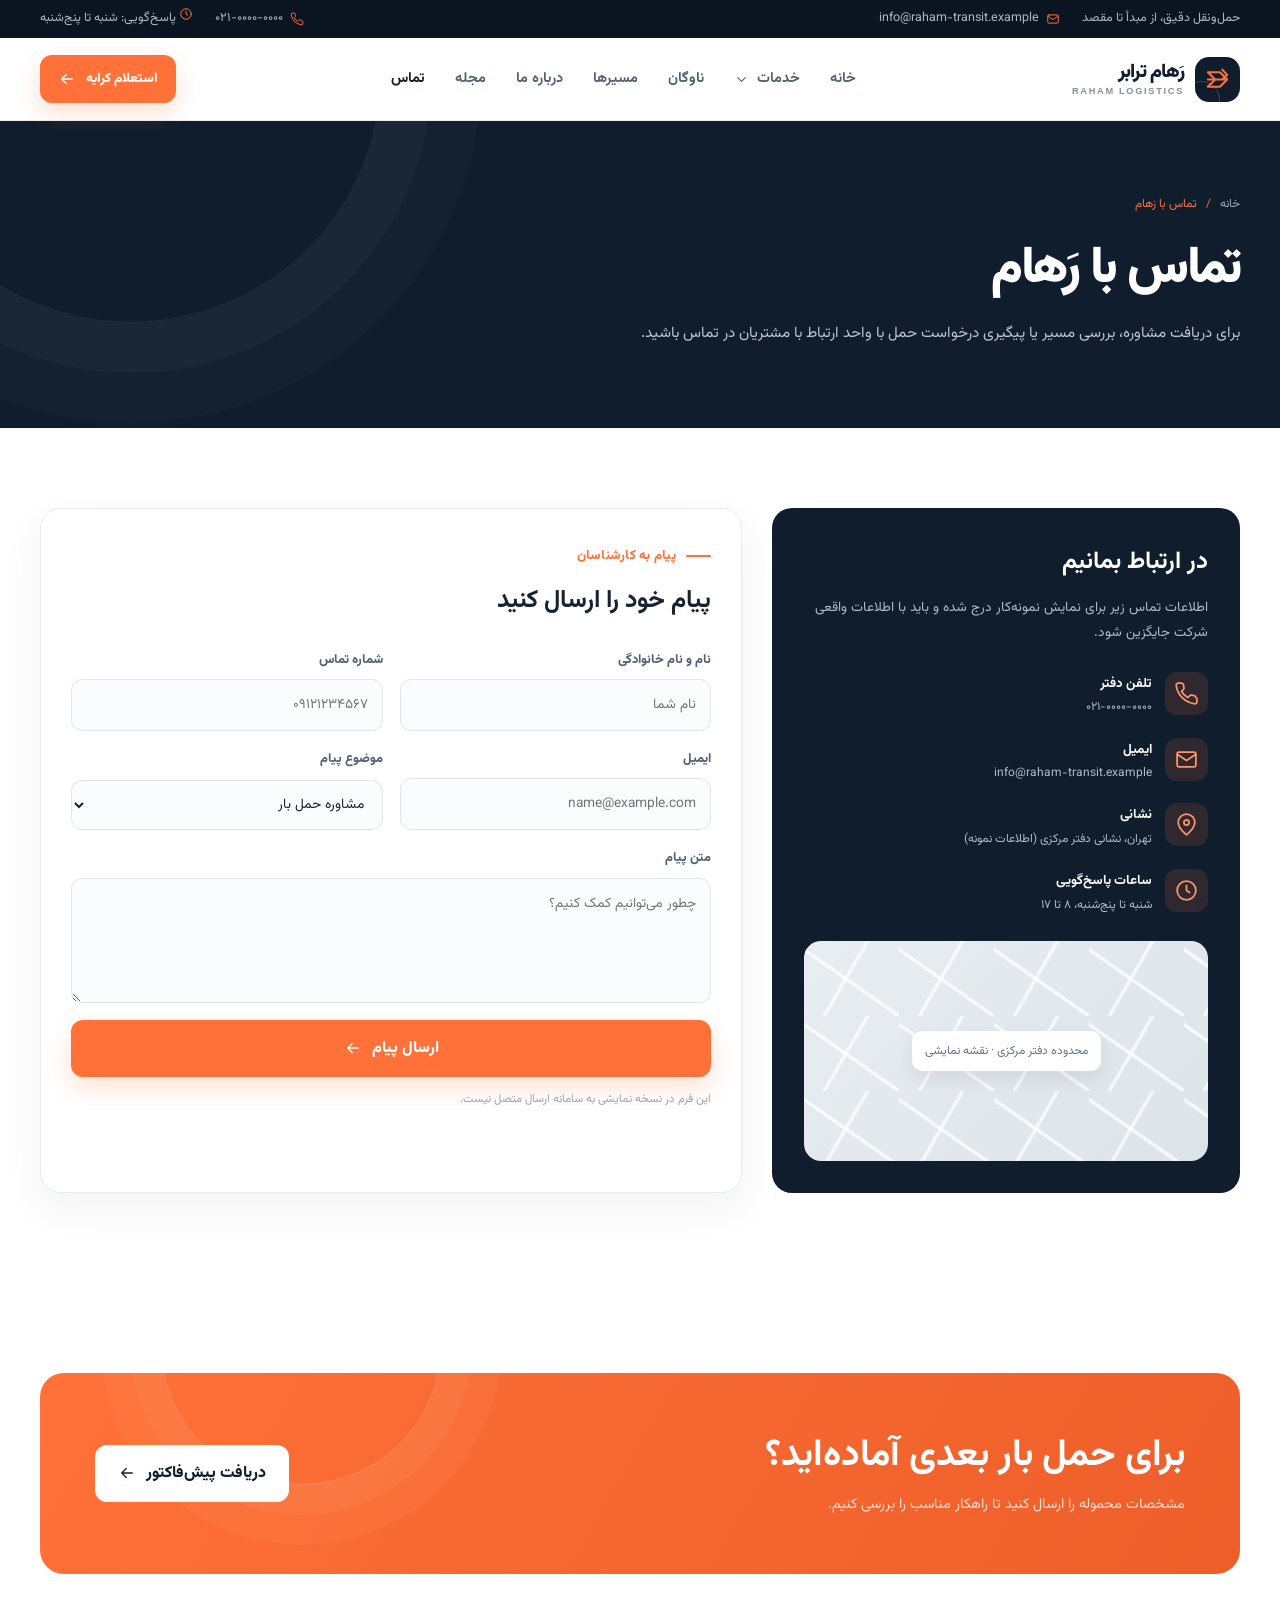
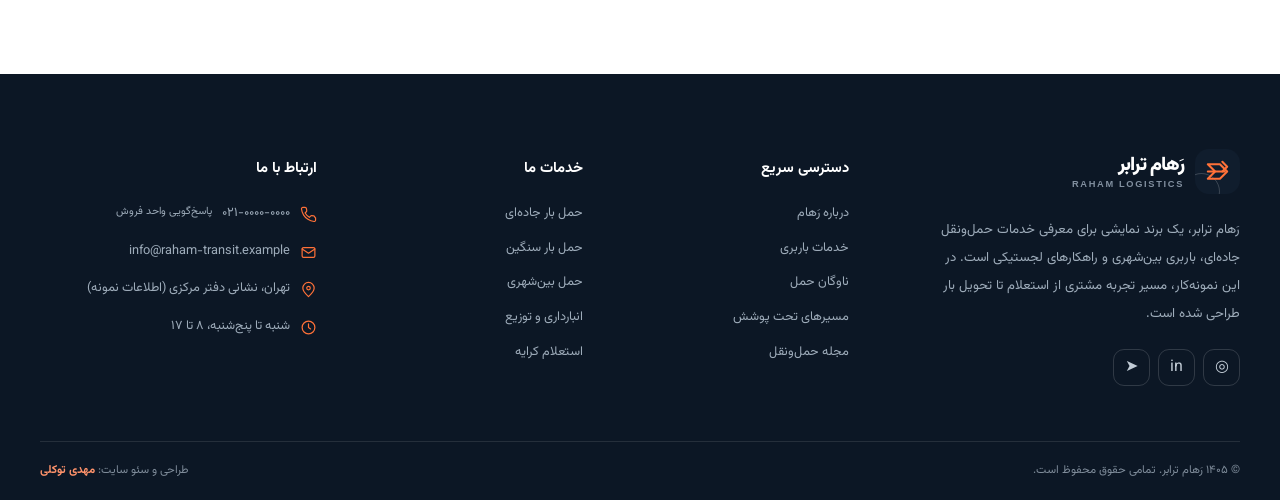
<file: contact.html>
<!DOCTYPE html>
<html dir="rtl" lang="fa"><head><meta charset="utf-8"/><meta content="width=device-width, initial-scale=1" name="viewport"/><meta content="#101d2d" name="theme-color"/><meta content="راه‌های ارتباط با رَهام ترابر برای مشاوره حمل بار، استعلام و پیگیری محموله." name="description"/><title>تماس با شرکت باربری رَهام | رَهام ترابر</title><link href="assets/favicon.svg" rel="icon" type="image/svg+xml"/><link href="assets/css/style.css" rel="stylesheet"/></head><body data-page="contact.html"><div class="topbar"><div class="container topbar-inner"><div class="topbar-group"><span>حمل‌ونقل دقیق، از مبدأ تا مقصد</span><a href="mailto:info@raham-transit.example"><svg aria-hidden="true" class="" fill="none" stroke="currentColor" stroke-linecap="round" stroke-linejoin="round" stroke-width="1.7" viewbox="0 0 24 24"><rect height="14" rx="2" width="18" x="3" y="5"></rect><path d="m3 7 9 6 9-6"></path></svg> info@raham-transit.example</a></div><div class="topbar-group"><a href="tel:02100000000"><svg aria-hidden="true" class="" fill="none" stroke="currentColor" stroke-linecap="round" stroke-linejoin="round" stroke-width="1.7" viewbox="0 0 24 24"><path d="M22 16.9v3a2 2 0 0 1-2.2 2 19.8 19.8 0 0 1-8.6-3.1 19.4 19.4 0 0 1-6-6A19.8 19.8 0 0 1 2.1 4.2 2 2 0 0 1 4.1 2h3a2 2 0 0 1 2 1.7l.4 2.8a2 2 0 0 1-.6 1.7L7.2 9.9a16 16 0 0 0 6 6l1.7-1.7a2 2 0 0 1 1.7-.6l2.8.4a2 2 0 0 1 1.6 1.9Z"></path></svg> ۰۲۱-۰۰۰۰-۰۰۰۰</a><span><svg aria-hidden="true" class="" fill="none" stroke="currentColor" stroke-linecap="round" stroke-linejoin="round" stroke-width="1.7" viewbox="0 0 24 24"><circle cx="12" cy="12" r="9"></circle><path d="M12 7v5l3 2"></path></svg> پاسخ‌گویی: شنبه تا پنج‌شنبه</span></div></div></div>
<header class="site-header">
<div class="container header-inner"><a aria-label="رَهام ترابر، صفحه اصلی" class="brand" href="index.html"><span class="brand-mark"><svg aria-hidden="true" fill="none" stroke="currentColor" stroke-linecap="round" stroke-linejoin="round" stroke-width="1.7" viewbox="0 0 24 24"><path d="M4 18h10l6-6-6-6H4l6 6-6 6Z"></path><path d="M4 12h14M16 4l4 4-4 4"></path></svg></span><span class="brand-name"><strong>رَهام ترابر</strong><small>RAHAM LOGISTICS</small></span></a><nav aria-label="منوی اصلی" class="desktop-nav"><div class="nav-item"><a class="nav-link" data-page="index.html" href="index.html">خانه</a></div><div class="nav-item has-mega"><a aria-haspopup="true" class="nav-link" data-page="services.html" href="services.html">خدمات <svg aria-hidden="true" fill="none" stroke="currentColor" stroke-linecap="round" stroke-linejoin="round" stroke-width="1.8" viewbox="0 0 24 24"><path d="m6 9 6 6 6-6"></path></svg></a><div aria-label="منوی کامل خدمات" class="mega-menu" role="group">
<div class="mega-menu-top"><span class="mega-kicker"><span class="mega-kicker-dot"></span> خدمات تخصصی رَهام ترابر <span class="mega-kicker-en">/ WHAT WE DO</span></span><a class="mega-view-all" href="services.html">مشاهده همه خدمات <svg aria-hidden="true" fill="none" stroke="currentColor" stroke-linecap="round" stroke-linejoin="round" stroke-width="1.8" viewbox="0 0 24 24"><path d="M19 12H5m6 6-6-6 6-6"></path></svg></a></div>
<div class="mega-menu-body">
<div class="mega-intro"><span class="mega-intro-index">01 — OUR EXPERTISE</span><h3>هر بار،<br/><em>یک راهکار دقیق.</em></h3><p>از برنامه‌ریزی مسیر تا تحویل محموله، خدمات حمل را متناسب با نیازتان انتخاب کنید.</p><div class="mega-intro-note"><svg aria-hidden="true" fill="none" stroke="currentColor" stroke-linecap="round" stroke-linejoin="round" stroke-width="1.7" viewbox="0 0 24 24"><path d="M12 22s8-4 8-10V5l-8-3-8 3v7c0 6 8 10 8 10Z"></path><path d="m9 12 2 2 4-4"></path></svg> <span>مسیر روشن، انتخاب مطمئن</span></div></div>
<div class="mega-services"><a class="mega-service" href="services.html#0"><span class="mega-service-icon"><svg aria-hidden="true" fill="none" stroke="currentColor" stroke-linecap="round" stroke-linejoin="round" stroke-width="1.7" viewbox="0 0 24 24"><path d="M3 7h11v11H3zM14 11h4l3 3v4h-7z"></path><circle cx="7.5" cy="19" r="1.8"></circle><circle cx="17.5" cy="19" r="1.8"></circle></svg></span><span class="mega-service-content"><span class="mega-service-number">01 / SERVICE</span><strong>حمل بار جاده‌ای</strong><small>محموله‌های تجاری و صنعتی</small></span><span class="mega-service-arrow"><svg aria-hidden="true" fill="none" stroke="currentColor" stroke-linecap="round" stroke-linejoin="round" stroke-width="1.8" viewbox="0 0 24 24"><path d="M19 12H5m6 6-6-6 6-6"></path></svg></span></a><a class="mega-service" href="services.html#1"><span class="mega-service-icon"><svg aria-hidden="true" fill="none" stroke="currentColor" stroke-linecap="round" stroke-linejoin="round" stroke-width="1.7" viewbox="0 0 24 24"><path d="m12 2 9 5-9 5-9-5 9-5ZM3 7v10l9 5 9-5V7M12 12v10"></path></svg></span><span class="mega-service-content"><span class="mega-service-number">02 / SERVICE</span><strong>حمل بار سنگین</strong><small>ماشین‌آلات و بارهای ویژه</small></span><span class="mega-service-arrow"><svg aria-hidden="true" fill="none" stroke="currentColor" stroke-linecap="round" stroke-linejoin="round" stroke-width="1.8" viewbox="0 0 24 24"><path d="M19 12H5m6 6-6-6 6-6"></path></svg></span></a><a class="mega-service" href="services.html#2"><span class="mega-service-icon"><svg aria-hidden="true" fill="none" stroke="currentColor" stroke-linecap="round" stroke-linejoin="round" stroke-width="1.7" viewbox="0 0 24 24"><circle cx="6" cy="18" r="2"></circle><circle cx="18" cy="6" r="2"></circle><path d="M8 18h3a3 3 0 0 0 3-3V9a3 3 0 0 1 3-3h1"></path></svg></span><span class="mega-service-content"><span class="mega-service-number">03 / SERVICE</span><strong>حمل بین‌شهری</strong><small>ارسال در مسیرهای اصلی کشور</small></span><span class="mega-service-arrow"><svg aria-hidden="true" fill="none" stroke="currentColor" stroke-linecap="round" stroke-linejoin="round" stroke-width="1.8" viewbox="0 0 24 24"><path d="M19 12H5m6 6-6-6 6-6"></path></svg></span></a><a class="mega-service" href="services.html#3"><span class="mega-service-icon"><svg aria-hidden="true" fill="none" stroke="currentColor" stroke-linecap="round" stroke-linejoin="round" stroke-width="1.7" viewbox="0 0 24 24"><path d="m3 10 9-6 9 6v10H3zM8 20v-6h8v6M7 10h.01M12 10h.01M17 10h.01"></path></svg></span><span class="mega-service-content"><span class="mega-service-number">04 / SERVICE</span><strong>انبارداری و توزیع</strong><small>از نگهداری تا تحویل نهایی</small></span><span class="mega-service-arrow"><svg aria-hidden="true" fill="none" stroke="currentColor" stroke-linecap="round" stroke-linejoin="round" stroke-width="1.8" viewbox="0 0 24 24"><path d="M19 12H5m6 6-6-6 6-6"></path></svg></span></a></div>
<a class="mega-promo" href="quote.html"><span class="mega-promo-top">RAHAM / LOGISTICS <span>↗</span></span><span class="mega-promo-bottom"><span class="mega-promo-badge">مشاوره حمل‌ونقل</span><strong>بارتان را به<br/>مسیر درست بسپارید.</strong><span class="mega-promo-action">استعلام کرایه <svg aria-hidden="true" fill="none" stroke="currentColor" stroke-linecap="round" stroke-linejoin="round" stroke-width="1.8" viewbox="0 0 24 24"><path d="M19 12H5m6 6-6-6 6-6"></path></svg></span></span></a>
</div>
<div class="mega-menu-bottom"><span>برای شروع، یکی از بخش‌های زیر را ببینید</span><div><a href="fleet.html"><svg aria-hidden="true" fill="none" stroke="currentColor" stroke-linecap="round" stroke-linejoin="round" stroke-width="1.7" viewbox="0 0 24 24"><path d="M4 8h12v10H4zM16 11h3l2 3v4h-5M6 8V5h8v3"></path><circle cx="8" cy="19" r="1.5"></circle><circle cx="18" cy="19" r="1.5"></circle></svg> ناوگان ما</a><a href="routes.html"><svg aria-hidden="true" fill="none" stroke="currentColor" stroke-linecap="round" stroke-linejoin="round" stroke-width="1.7" viewbox="0 0 24 24"><circle cx="6" cy="18" r="2"></circle><circle cx="18" cy="6" r="2"></circle><path d="M8 18h3a3 3 0 0 0 3-3V9a3 3 0 0 1 3-3h1"></path></svg> مسیرهای تحت پوشش</a><a href="contact.html"><svg aria-hidden="true" fill="none" stroke="currentColor" stroke-linecap="round" stroke-linejoin="round" stroke-width="1.7" viewbox="0 0 24 24"><path d="M22 16.9v3a2 2 0 0 1-2.2 2 19.8 19.8 0 0 1-8.6-3.1 19.4 19.4 0 0 1-6-6A19.8 19.8 0 0 1 2.1 4.2 2 2 0 0 1 4.1 2h3a2 2 0 0 1 2 1.7l.4 2.8a2 2 0 0 1-.6 1.7L7.2 9.9a16 16 0 0 0 6 6l1.7-1.7a2 2 0 0 1 1.7-.6l2.8.4a2 2 0 0 1 1.6 1.9Z"></path></svg> ارتباط با کارشناسان</a></div></div>
</div></div><div class="nav-item"><a class="nav-link" data-page="fleet.html" href="fleet.html">ناوگان</a></div><div class="nav-item"><a class="nav-link" data-page="routes.html" href="routes.html">مسیرها</a></div><div class="nav-item"><a class="nav-link" data-page="about.html" href="about.html">درباره ما</a></div><div class="nav-item"><a class="nav-link" data-page="blog.html" href="blog.html">مجله</a></div><div class="nav-item"><a class="nav-link" data-page="contact.html" href="contact.html">تماس</a></div></nav><div class="header-actions"><a class="btn btn-primary" href="quote.html">استعلام کرایه <svg aria-hidden="true" fill="none" stroke="currentColor" stroke-linecap="round" stroke-linejoin="round" stroke-width="1.8" viewbox="0 0 24 24"><path d="M19 12H5m6 6-6-6 6-6"></path></svg></a></div></div>
<div class="container mobile-header"><button aria-controls="mobile-navigation" aria-expanded="false" aria-label="باز کردن منو" class="menu-toggle" type="button"><span class="menu-toggle-glyph"><span></span><span></span><span></span></span><span class="menu-toggle-label">منو</span></button><a aria-label="رَهام ترابر، صفحه اصلی" class="mobile-header-brand" href="index.html"><span class="brand-mark"><svg aria-hidden="true" fill="none" stroke="currentColor" stroke-linecap="round" stroke-linejoin="round" stroke-width="1.7" viewbox="0 0 24 24"><path d="M4 18h10l6-6-6-6H4l6 6-6 6Z"></path><path d="M4 12h14M16 4l4 4-4 4"></path></svg></span><span><strong>رَهام ترابر</strong><small>RAHAM LOGISTICS</small></span></a><a class="mobile-header-quote" href="quote.html"><span>استعلام</span><svg aria-hidden="true" fill="none" stroke="currentColor" stroke-linecap="round" stroke-linejoin="round" stroke-width="1.8" viewbox="0 0 24 24"><path d="M19 12H5m6 6-6-6 6-6"></path></svg></a></div>
</header>
<div aria-hidden="true" class="mobile-menu" id="mobile-navigation"><button aria-label="بستن منو" class="mobile-overlay" type="button"></button><aside aria-label="منوی ناوبری سایت" aria-modal="true" class="mobile-drawer" role="dialog" tabindex="-1">
<div class="mobile-drawer-head"><a aria-label="رَهام ترابر، صفحه اصلی" class="brand" href="index.html"><span class="brand-mark"><svg aria-hidden="true" fill="none" stroke="currentColor" stroke-linecap="round" stroke-linejoin="round" stroke-width="1.7" viewbox="0 0 24 24"><path d="M4 18h10l6-6-6-6H4l6 6-6 6Z"></path><path d="M4 12h14M16 4l4 4-4 4"></path></svg></span><span class="brand-name"><strong>رَهام ترابر</strong><small>RAHAM LOGISTICS</small></span></a><button aria-label="بستن منو" class="mobile-close" type="button"><svg fill="none" stroke="currentColor" stroke-linecap="round" stroke-width="2" viewbox="0 0 24 24"><path d="M5 5 19 19M19 5 5 19"></path></svg></button></div>
<div class="mobile-drawer-scroll"><div class="mobile-drawer-banner"><span class="mobile-banner-eyebrow"><i></i> حمل‌ونقل جاده‌ای</span><strong>مسیر شما،<br/><em>تعهد ما.</em></strong><span class="mobile-banner-caption">RAHAM / MOVING FORWARD</span></div>
<div class="mobile-drawer-section-label"><span>دسترسی سریع</span><span>QUICK ACCESS</span></div><div class="mobile-quick-grid"><a href="quote.html"><svg aria-hidden="true" fill="none" stroke="currentColor" stroke-linecap="round" stroke-linejoin="round" stroke-width="1.7" viewbox="0 0 24 24"><path d="m12 2 9 5-9 5-9-5 9-5ZM3 7v10l9 5 9-5V7M12 12v10"></path></svg><strong>استعلام کرایه</strong><span>شروع درخواست <svg aria-hidden="true" fill="none" stroke="currentColor" stroke-linecap="round" stroke-linejoin="round" stroke-width="1.8" viewbox="0 0 24 24"><path d="M19 12H5m6 6-6-6 6-6"></path></svg></span></a><a href="routes.html"><svg aria-hidden="true" fill="none" stroke="currentColor" stroke-linecap="round" stroke-linejoin="round" stroke-width="1.7" viewbox="0 0 24 24"><circle cx="6" cy="18" r="2"></circle><circle cx="18" cy="6" r="2"></circle><path d="M8 18h3a3 3 0 0 0 3-3V9a3 3 0 0 1 3-3h1"></path></svg><strong>مسیرهای حمل</strong><span>بررسی پوشش <svg aria-hidden="true" fill="none" stroke="currentColor" stroke-linecap="round" stroke-linejoin="round" stroke-width="1.8" viewbox="0 0 24 24"><path d="M19 12H5m6 6-6-6 6-6"></path></svg></span></a></div>
<div class="mobile-drawer-section-label"><span>فهرست سایت</span><span>NAVIGATION</span></div><nav aria-label="فهرست صفحات موبایل" class="mobile-nav"><a class="mobile-nav-link" data-page="index.html" href="index.html"><span class="mobile-nav-icon"><svg aria-hidden="true" fill="none" stroke="currentColor" stroke-linecap="round" stroke-linejoin="round" stroke-width="1.7" viewbox="0 0 24 24"><path d="m3 10 9-7 9 7v10H3zM9 20v-7h6v7"></path></svg></span><span class="mobile-nav-copy"><strong>صفحه اصلی</strong><small>شروع یک مسیر مطمئن</small></span><span class="mobile-nav-arrow"><svg aria-hidden="true" fill="none" stroke="currentColor" stroke-linecap="round" stroke-linejoin="round" stroke-width="1.8" viewbox="0 0 24 24"><path d="M19 12H5m6 6-6-6 6-6"></path></svg></span></a><div class="mobile-nav-group"><button aria-controls="mobile-services" aria-expanded="false" class="mobile-sub-toggle" type="button"><span class="mobile-nav-icon"><svg aria-hidden="true" fill="none" stroke="currentColor" stroke-linecap="round" stroke-linejoin="round" stroke-width="1.7" viewbox="0 0 24 24"><path d="M3 7h11v11H3zM14 11h4l3 3v4h-7z"></path><circle cx="7.5" cy="19" r="1.8"></circle><circle cx="17.5" cy="19" r="1.8"></circle></svg></span><span class="mobile-nav-copy"><strong>خدمات باربری</strong><small>انتخاب راهکار مناسب بار شما</small></span><span class="mobile-expand-icon"><svg aria-hidden="true" fill="none" stroke="currentColor" stroke-linecap="round" stroke-linejoin="round" stroke-width="1.8" viewbox="0 0 24 24"><path d="m6 9 6 6 6-6"></path></svg></span></button><div class="mobile-sub" id="mobile-services"><a href="services.html#0"><span class="mobile-service-index">01</span><span>حمل بار جاده‌ای</span><svg aria-hidden="true" fill="none" stroke="currentColor" stroke-linecap="round" stroke-linejoin="round" stroke-width="1.8" viewbox="0 0 24 24"><path d="M19 12H5m6 6-6-6 6-6"></path></svg></a><a href="services.html#1"><span class="mobile-service-index">02</span><span>حمل بار سنگین</span><svg aria-hidden="true" fill="none" stroke="currentColor" stroke-linecap="round" stroke-linejoin="round" stroke-width="1.8" viewbox="0 0 24 24"><path d="M19 12H5m6 6-6-6 6-6"></path></svg></a><a href="services.html#2"><span class="mobile-service-index">03</span><span>حمل بین‌شهری</span><svg aria-hidden="true" fill="none" stroke="currentColor" stroke-linecap="round" stroke-linejoin="round" stroke-width="1.8" viewbox="0 0 24 24"><path d="M19 12H5m6 6-6-6 6-6"></path></svg></a><a href="services.html#3"><span class="mobile-service-index">04</span><span>انبارداری و توزیع</span><svg aria-hidden="true" fill="none" stroke="currentColor" stroke-linecap="round" stroke-linejoin="round" stroke-width="1.8" viewbox="0 0 24 24"><path d="M19 12H5m6 6-6-6 6-6"></path></svg></a><a class="mobile-services-all" href="services.html">همه خدمات <svg aria-hidden="true" fill="none" stroke="currentColor" stroke-linecap="round" stroke-linejoin="round" stroke-width="1.8" viewbox="0 0 24 24"><path d="M19 12H5m6 6-6-6 6-6"></path></svg></a></div></div><a class="mobile-nav-link" data-page="fleet.html" href="fleet.html"><span class="mobile-nav-icon"><svg aria-hidden="true" fill="none" stroke="currentColor" stroke-linecap="round" stroke-linejoin="round" stroke-width="1.7" viewbox="0 0 24 24"><path d="M4 8h12v10H4zM16 11h3l2 3v4h-5M6 8V5h8v3"></path><circle cx="8" cy="19" r="1.5"></circle><circle cx="18" cy="19" r="1.5"></circle></svg></span><span class="mobile-nav-copy"><strong>ناوگان حمل</strong><small>خودروها و ظرفیت‌های حمل</small></span><span class="mobile-nav-arrow"><svg aria-hidden="true" fill="none" stroke="currentColor" stroke-linecap="round" stroke-linejoin="round" stroke-width="1.8" viewbox="0 0 24 24"><path d="M19 12H5m6 6-6-6 6-6"></path></svg></span></a><a class="mobile-nav-link" data-page="routes.html" href="routes.html"><span class="mobile-nav-icon"><svg aria-hidden="true" fill="none" stroke="currentColor" stroke-linecap="round" stroke-linejoin="round" stroke-width="1.7" viewbox="0 0 24 24"><circle cx="6" cy="18" r="2"></circle><circle cx="18" cy="6" r="2"></circle><path d="M8 18h3a3 3 0 0 0 3-3V9a3 3 0 0 1 3-3h1"></path></svg></span><span class="mobile-nav-copy"><strong>مسیرهای تحت پوشش</strong><small>شبکه حمل‌ونقل کشور</small></span><span class="mobile-nav-arrow"><svg aria-hidden="true" fill="none" stroke="currentColor" stroke-linecap="round" stroke-linejoin="round" stroke-width="1.8" viewbox="0 0 24 24"><path d="M19 12H5m6 6-6-6 6-6"></path></svg></span></a><a class="mobile-nav-link" data-page="about.html" href="about.html"><span class="mobile-nav-icon"><svg aria-hidden="true" fill="none" stroke="currentColor" stroke-linecap="round" stroke-linejoin="round" stroke-width="1.7" viewbox="0 0 24 24"><circle cx="12" cy="12" r="9"></circle><path d="M12 11v5m0-8h.01"></path></svg></span><span class="mobile-nav-copy"><strong>درباره رَهام</strong><small>آشنایی با برند و رویکرد ما</small></span><span class="mobile-nav-arrow"><svg aria-hidden="true" fill="none" stroke="currentColor" stroke-linecap="round" stroke-linejoin="round" stroke-width="1.8" viewbox="0 0 24 24"><path d="M19 12H5m6 6-6-6 6-6"></path></svg></span></a><a class="mobile-nav-link" data-page="blog.html" href="blog.html"><span class="mobile-nav-icon"><svg aria-hidden="true" fill="none" stroke="currentColor" stroke-linecap="round" stroke-linejoin="round" stroke-width="1.7" viewbox="0 0 24 24"><path d="M4 5h7a3 3 0 0 1 3 3v12H7a3 3 0 0 0-3 1zm16 0h-3a3 3 0 0 0-3 3v12h3a3 3 0 0 1 3 1z"></path></svg></span><span class="mobile-nav-copy"><strong>مجله و راهنما</strong><small>مقالات کاربردی حمل بار</small></span><span class="mobile-nav-arrow"><svg aria-hidden="true" fill="none" stroke="currentColor" stroke-linecap="round" stroke-linejoin="round" stroke-width="1.8" viewbox="0 0 24 24"><path d="M19 12H5m6 6-6-6 6-6"></path></svg></span></a><a class="mobile-nav-link" data-page="contact.html" href="contact.html"><span class="mobile-nav-icon"><svg aria-hidden="true" fill="none" stroke="currentColor" stroke-linecap="round" stroke-linejoin="round" stroke-width="1.7" viewbox="0 0 24 24"><path d="M22 16.9v3a2 2 0 0 1-2.2 2 19.8 19.8 0 0 1-8.6-3.1 19.4 19.4 0 0 1-6-6A19.8 19.8 0 0 1 2.1 4.2 2 2 0 0 1 4.1 2h3a2 2 0 0 1 2 1.7l.4 2.8a2 2 0 0 1-.6 1.7L7.2 9.9a16 16 0 0 0 6 6l1.7-1.7a2 2 0 0 1 1.7-.6l2.8.4a2 2 0 0 1 1.6 1.9Z"></path></svg></span><span class="mobile-nav-copy"><strong>ارتباط با ما</strong><small>پرسش و دریافت راهنمایی</small></span><span class="mobile-nav-arrow"><svg aria-hidden="true" fill="none" stroke="currentColor" stroke-linecap="round" stroke-linejoin="round" stroke-width="1.8" viewbox="0 0 24 24"><path d="M19 12H5m6 6-6-6 6-6"></path></svg></span></a></nav>
<div class="mobile-drawer-support"><span class="mobile-support-icon"><svg aria-hidden="true" fill="none" stroke="currentColor" stroke-linecap="round" stroke-linejoin="round" stroke-width="1.7" viewbox="0 0 24 24"><path d="M22 16.9v3a2 2 0 0 1-2.2 2 19.8 19.8 0 0 1-8.6-3.1 19.4 19.4 0 0 1-6-6A19.8 19.8 0 0 1 2.1 4.2 2 2 0 0 1 4.1 2h3a2 2 0 0 1 2 1.7l.4 2.8a2 2 0 0 1-.6 1.7L7.2 9.9a16 16 0 0 0 6 6l1.7-1.7a2 2 0 0 1 1.7-.6l2.8.4a2 2 0 0 1 1.6 1.9Z"></path></svg></span><span><strong>برای راهنمایی بیشتر</strong><small>با واحد مشاوره در ارتباط باشید</small></span><a aria-label="رفتن به صفحه تماس" href="contact.html"><svg aria-hidden="true" fill="none" stroke="currentColor" stroke-linecap="round" stroke-linejoin="round" stroke-width="1.8" viewbox="0 0 24 24"><path d="M19 12H5m6 6-6-6 6-6"></path></svg></a></div>
<div class="mobile-drawer-signature">RAHAM LOGISTICS <span>•</span> طراحی‌شده برای حرکت</div></div></aside></div><main><section class="page-hero"><div class="container"><div class="breadcrumb"><a href="index.html">خانه</a><span> / </span><span>تماس با رَهام</span></div><h1>تماس با رَهام</h1><p>برای دریافت مشاوره، بررسی مسیر یا پیگیری درخواست حمل با واحد ارتباط با مشتریان در تماس باشید.</p></div></section><section class="page-content"><div class="container contact-layout"><aside class="contact-info reveal"><h2>در ارتباط بمانیم</h2><p>اطلاعات تماس زیر برای نمایش نمونه‌کار درج شده و باید با اطلاعات واقعی شرکت جایگزین شود.</p><div class="contact-line"><span class="icon-box"><svg aria-hidden="true" class="" fill="none" stroke="currentColor" stroke-linecap="round" stroke-linejoin="round" stroke-width="1.7" viewbox="0 0 24 24"><path d="M22 16.9v3a2 2 0 0 1-2.2 2 19.8 19.8 0 0 1-8.6-3.1 19.4 19.4 0 0 1-6-6A19.8 19.8 0 0 1 2.1 4.2 2 2 0 0 1 4.1 2h3a2 2 0 0 1 2 1.7l.4 2.8a2 2 0 0 1-.6 1.7L7.2 9.9a16 16 0 0 0 6 6l1.7-1.7a2 2 0 0 1 1.7-.6l2.8.4a2 2 0 0 1 1.6 1.9Z"></path></svg></span><div><strong>تلفن دفتر</strong><small>۰۲۱-۰۰۰۰-۰۰۰۰</small></div></div><div class="contact-line"><span class="icon-box"><svg aria-hidden="true" class="" fill="none" stroke="currentColor" stroke-linecap="round" stroke-linejoin="round" stroke-width="1.7" viewbox="0 0 24 24"><rect height="14" rx="2" width="18" x="3" y="5"></rect><path d="m3 7 9 6 9-6"></path></svg></span><div><strong>ایمیل</strong><small>info@raham-transit.example</small></div></div><div class="contact-line"><span class="icon-box"><svg aria-hidden="true" class="" fill="none" stroke="currentColor" stroke-linecap="round" stroke-linejoin="round" stroke-width="1.7" viewbox="0 0 24 24"><path d="M20 10c0 5-8 12-8 12S4 15 4 10a8 8 0 1 1 16 0Z"></path><circle cx="12" cy="10" r="2.5"></circle></svg></span><div><strong>نشانی</strong><small>تهران، نشانی دفتر مرکزی (اطلاعات نمونه)</small></div></div><div class="contact-line"><span class="icon-box"><svg aria-hidden="true" class="" fill="none" stroke="currentColor" stroke-linecap="round" stroke-linejoin="round" stroke-width="1.7" viewbox="0 0 24 24"><circle cx="12" cy="12" r="9"></circle><path d="M12 7v5l3 2"></path></svg></span><div><strong>ساعات پاسخ‌گویی</strong><small>شنبه تا پنج‌شنبه، ۸ تا ۱۷</small></div></div><div class="map-placeholder"><span>محدوده دفتر مرکزی · نقشه نمایشی</span></div></aside><div class="form-card reveal"><span class="eyebrow">پیام به کارشناسان</span><h2 style="margin:10px 0 24px;font-size:1.55rem">پیام خود را ارسال کنید</h2><form data-demo-form=""><div class="form-grid"><div class="field"><label for="name">نام و نام خانوادگی</label><input id="name" name="name" placeholder="نام شما" required=""/></div><div class="field"><label for="phone">شماره تماس</label><input id="phone" inputmode="tel" name="phone" placeholder="۰۹۱۲۱۲۳۴۵۶۷" required=""/></div><div class="field"><label for="email">ایمیل</label><input id="email" name="email" placeholder="name@example.com" type="email"/></div><div class="field"><label for="subject">موضوع پیام</label><select id="subject" name="subject"><option>مشاوره حمل بار</option><option>پیگیری محموله</option><option>همکاری سازمانی</option><option>سایر موارد</option></select></div><div class="field full"><label for="message">متن پیام</label><textarea id="message" name="message" placeholder="چطور می‌توانیم کمک کنیم؟" required=""></textarea></div><div class="field full"><button class="btn btn-primary" type="submit">ارسال پیام <svg aria-hidden="true" class="" fill="none" stroke="currentColor" stroke-linecap="round" stroke-linejoin="round" stroke-width="1.7" viewbox="0 0 24 24"><path d="M19 12H5m6 6-6-6 6-6"></path></svg></button></div></div><div class="form-message"></div><p class="form-note">این فرم در نسخه نمایشی به سامانه ارسال متصل نیست.</p></form></div></div></section><section class="section"><div class="container"><div class="cta-band reveal"><div><h2>برای حمل بار بعدی آماده‌اید؟</h2><p>مشخصات محموله را ارسال کنید تا راهکار مناسب را بررسی کنیم.</p></div><a class="btn btn-light" href="quote.html">دریافت پیش‌فاکتور <svg aria-hidden="true" class="" fill="none" stroke="currentColor" stroke-linecap="round" stroke-linejoin="round" stroke-width="1.7" viewbox="0 0 24 24"><path d="M19 12H5m6 6-6-6 6-6"></path></svg></a></div></div></section></main><footer class="site-footer"><div class="container"><div class="footer-grid"><div class="footer-brand"><a aria-label="راهام ترابر، صفحه اصلی" class="brand" href="index.html"><span class="brand-mark"><svg aria-hidden="true" class="" fill="none" stroke="currentColor" stroke-linecap="round" stroke-linejoin="round" stroke-width="1.7" viewbox="0 0 24 24"><path d="M4 18h10l6-6-6-6H4l6 6-6 6Z"></path><path d="M4 12h14"></path><path d="M16 4l4 4-4 4"></path></svg></span><span class="brand-name"><strong>رَهام ترابر</strong><small>RAHAM LOGISTICS</small></span></a><p>رَهام ترابر، یک برند نمایشی برای معرفی خدمات حمل‌ونقل جاده‌ای، باربری بین‌شهری و راهکارهای لجستیکی است. در این نمونه‌کار، مسیر تجربه مشتری از استعلام تا تحویل بار طراحی شده است.</p><div class="socials"><a aria-label="اینستاگرام" href="#">◎</a><a aria-label="لینکدین" href="#">in</a><a aria-label="تلگرام" href="#">➤</a></div></div><div class="footer-col"><h4>دسترسی سریع</h4><div class="footer-links"><a href="about.html">درباره رَهام</a><a href="services.html">خدمات باربری</a><a href="fleet.html">ناوگان حمل</a><a href="routes.html">مسیرهای تحت پوشش</a><a href="blog.html">مجله حمل‌ونقل</a></div></div><div class="footer-col"><h4>خدمات ما</h4><div class="footer-links"><a href="services.html#0">حمل بار جاده‌ای</a><a href="services.html#1">حمل بار سنگین</a><a href="services.html#2">حمل بین‌شهری</a><a href="services.html#3">انبارداری و توزیع</a><a href="quote.html">استعلام کرایه</a></div></div><div class="footer-col"><h4>ارتباط با ما</h4><div class="footer-contact"><a href="tel:02100000000"><svg aria-hidden="true" class="" fill="none" stroke="currentColor" stroke-linecap="round" stroke-linejoin="round" stroke-width="1.7" viewbox="0 0 24 24"><path d="M22 16.9v3a2 2 0 0 1-2.2 2 19.8 19.8 0 0 1-8.6-3.1 19.4 19.4 0 0 1-6-6A19.8 19.8 0 0 1 2.1 4.2 2 2 0 0 1 4.1 2h3a2 2 0 0 1 2 1.7l.4 2.8a2 2 0 0 1-.6 1.7L7.2 9.9a16 16 0 0 0 6 6l1.7-1.7a2 2 0 0 1 1.7-.6l2.8.4a2 2 0 0 1 1.6 1.9Z"></path></svg> <span>۰۲۱-۰۰۰۰-۰۰۰۰<br/><small>پاسخ‌گویی واحد فروش</small></span></a><a href="mailto:info@raham-transit.example"><svg aria-hidden="true" class="" fill="none" stroke="currentColor" stroke-linecap="round" stroke-linejoin="round" stroke-width="1.7" viewbox="0 0 24 24"><rect height="14" rx="2" width="18" x="3" y="5"></rect><path d="m3 7 9 6 9-6"></path></svg> <span>info@raham-transit.example</span></a><span><svg aria-hidden="true" class="" fill="none" stroke="currentColor" stroke-linecap="round" stroke-linejoin="round" stroke-width="1.7" viewbox="0 0 24 24"><path d="M20 10c0 5-8 12-8 12S4 15 4 10a8 8 0 1 1 16 0Z"></path><circle cx="12" cy="10" r="2.5"></circle></svg> <span>تهران، نشانی دفتر مرکزی (اطلاعات نمونه)</span></span><span><svg aria-hidden="true" class="" fill="none" stroke="currentColor" stroke-linecap="round" stroke-linejoin="round" stroke-width="1.7" viewbox="0 0 24 24"><circle cx="12" cy="12" r="9"></circle><path d="M12 7v5l3 2"></path></svg> <span>شنبه تا پنج‌شنبه، ۸ تا ۱۷</span></span></div></div></div><div class="mobile-footer">
<div class="mobile-footer-hero"><span class="mobile-footer-eyebrow"><i></i> LET’S MOVE FORWARD</span><h3>برای هر مسیر،<br/><em>یک راه مطمئن.</em></h3><p>از اولین استعلام تا آخرین کیلومتر، همراه مسیر حمل بار شما.</p><a class="mobile-footer-primary" href="quote.html">درخواست استعلام کرایه <span><svg aria-hidden="true" fill="none" stroke="currentColor" stroke-linecap="round" stroke-linejoin="round" stroke-width="1.8" viewbox="0 0 24 24"><path d="M19 12H5m6 6-6-6 6-6"></path></svg></span></a><span class="mobile-footer-watermark">R /</span></div>
<div class="mobile-footer-brand"><a aria-label="رَهام ترابر، صفحه اصلی" class="brand" href="index.html"><span class="brand-mark"><svg aria-hidden="true" fill="none" stroke="currentColor" stroke-linecap="round" stroke-linejoin="round" stroke-width="1.7" viewbox="0 0 24 24"><path d="M4 18h10l6-6-6-6H4l6 6-6 6Z"></path><path d="M4 12h14M16 4l4 4-4 4"></path></svg></span><span class="brand-name"><strong>رَهام ترابر</strong><small>RAHAM LOGISTICS</small></span></a><span class="mobile-footer-brand-tag">حمل دقیق، تحویل مطمئن</span></div>
<div class="mobile-footer-heading"><strong>دسترسی سریع</strong><span>EXPLORE</span></div>
<div class="mobile-footer-links"><a href="services.html"><span><svg aria-hidden="true" fill="none" stroke="currentColor" stroke-linecap="round" stroke-linejoin="round" stroke-width="1.7" viewbox="0 0 24 24"><path d="M3 7h11v11H3zM14 11h4l3 3v4h-7z"></path><circle cx="7.5" cy="19" r="1.8"></circle><circle cx="17.5" cy="19" r="1.8"></circle></svg></span>خدمات باربری<svg aria-hidden="true" fill="none" stroke="currentColor" stroke-linecap="round" stroke-linejoin="round" stroke-width="1.8" viewbox="0 0 24 24"><path d="M19 12H5m6 6-6-6 6-6"></path></svg></a><a href="fleet.html"><span><svg aria-hidden="true" fill="none" stroke="currentColor" stroke-linecap="round" stroke-linejoin="round" stroke-width="1.7" viewbox="0 0 24 24"><path d="M4 8h12v10H4zM16 11h3l2 3v4h-5M6 8V5h8v3"></path><circle cx="8" cy="19" r="1.5"></circle><circle cx="18" cy="19" r="1.5"></circle></svg></span>ناوگان حمل<svg aria-hidden="true" fill="none" stroke="currentColor" stroke-linecap="round" stroke-linejoin="round" stroke-width="1.8" viewbox="0 0 24 24"><path d="M19 12H5m6 6-6-6 6-6"></path></svg></a><a href="routes.html"><span><svg aria-hidden="true" fill="none" stroke="currentColor" stroke-linecap="round" stroke-linejoin="round" stroke-width="1.7" viewbox="0 0 24 24"><circle cx="6" cy="18" r="2"></circle><circle cx="18" cy="6" r="2"></circle><path d="M8 18h3a3 3 0 0 0 3-3V9a3 3 0 0 1 3-3h1"></path></svg></span>مسیرهای حمل<svg aria-hidden="true" fill="none" stroke="currentColor" stroke-linecap="round" stroke-linejoin="round" stroke-width="1.8" viewbox="0 0 24 24"><path d="M19 12H5m6 6-6-6 6-6"></path></svg></a><a href="about.html"><span><svg aria-hidden="true" fill="none" stroke="currentColor" stroke-linecap="round" stroke-linejoin="round" stroke-width="1.7" viewbox="0 0 24 24"><circle cx="12" cy="12" r="9"></circle><path d="M12 11v5m0-8h.01"></path></svg></span>درباره رَهام<svg aria-hidden="true" fill="none" stroke="currentColor" stroke-linecap="round" stroke-linejoin="round" stroke-width="1.8" viewbox="0 0 24 24"><path d="M19 12H5m6 6-6-6 6-6"></path></svg></a><a href="blog.html"><span><svg aria-hidden="true" fill="none" stroke="currentColor" stroke-linecap="round" stroke-linejoin="round" stroke-width="1.7" viewbox="0 0 24 24"><path d="M4 5h7a3 3 0 0 1 3 3v12H7a3 3 0 0 0-3 1zm16 0h-3a3 3 0 0 0-3 3v12h3a3 3 0 0 1 3 1z"></path></svg></span>مجله و راهنما<svg aria-hidden="true" fill="none" stroke="currentColor" stroke-linecap="round" stroke-linejoin="round" stroke-width="1.8" viewbox="0 0 24 24"><path d="M19 12H5m6 6-6-6 6-6"></path></svg></a><a href="contact.html"><span><svg aria-hidden="true" fill="none" stroke="currentColor" stroke-linecap="round" stroke-linejoin="round" stroke-width="1.7" viewbox="0 0 24 24"><path d="M22 16.9v3a2 2 0 0 1-2.2 2 19.8 19.8 0 0 1-8.6-3.1 19.4 19.4 0 0 1-6-6A19.8 19.8 0 0 1 2.1 4.2 2 2 0 0 1 4.1 2h3a2 2 0 0 1 2 1.7l.4 2.8a2 2 0 0 1-.6 1.7L7.2 9.9a16 16 0 0 0 6 6l1.7-1.7a2 2 0 0 1 1.7-.6l2.8.4a2 2 0 0 1 1.6 1.9Z"></path></svg></span>ارتباط با ما<svg aria-hidden="true" fill="none" stroke="currentColor" stroke-linecap="round" stroke-linejoin="round" stroke-width="1.8" viewbox="0 0 24 24"><path d="M19 12H5m6 6-6-6 6-6"></path></svg></a></div>
<div class="mobile-footer-heading"><strong>راهکارهای حمل</strong><span>OUR SERVICES</span></div>
<div class="mobile-footer-tags"><a href="services.html#0">حمل بار جاده‌ای</a><a href="services.html#1">حمل بار سنگین</a><a href="services.html#2">حمل بین‌شهری</a><a href="services.html#3">انبارداری و توزیع</a></div>
<div class="mobile-footer-contact"><div><span class="mobile-footer-contact-icon"><svg aria-hidden="true" fill="none" stroke="currentColor" stroke-linecap="round" stroke-linejoin="round" stroke-width="1.7" viewbox="0 0 24 24"><rect height="14" rx="2" width="18" x="3" y="5"></rect><path d="m3 7 9 6 9-6"></path></svg></span><span><strong>ارتباط با رَهام</strong><small>برای دریافت اطلاعات و مشاوره</small></span></div><a href="contact.html">صفحه تماس <svg aria-hidden="true" fill="none" stroke="currentColor" stroke-linecap="round" stroke-linejoin="round" stroke-width="1.8" viewbox="0 0 24 24"><path d="M19 12H5m6 6-6-6 6-6"></path></svg></a></div>
</div><div class="footer-bottom"><span>© ۱۴۰۵ رَهام ترابر. تمامی حقوق محفوظ است.</span><span class="footer-credit">طراحی و سئو سایت: <a href="https://mahditavakoli.ir" rel="noopener" target="_blank">مهدی توکلی</a></span></div></div></footer><div aria-live="polite" class="toast" role="status"></div><button aria-label="بازگشت به بالا" class="back-top"><svg aria-hidden="true" class="" fill="none" stroke="currentColor" stroke-linecap="round" stroke-linejoin="round" stroke-width="1.7" viewbox="0 0 24 24"><path d="M19 12H5m6 6-6-6 6-6"></path></svg></button><script defer="" src="assets/js/app.js"></script></body></html>
</file>
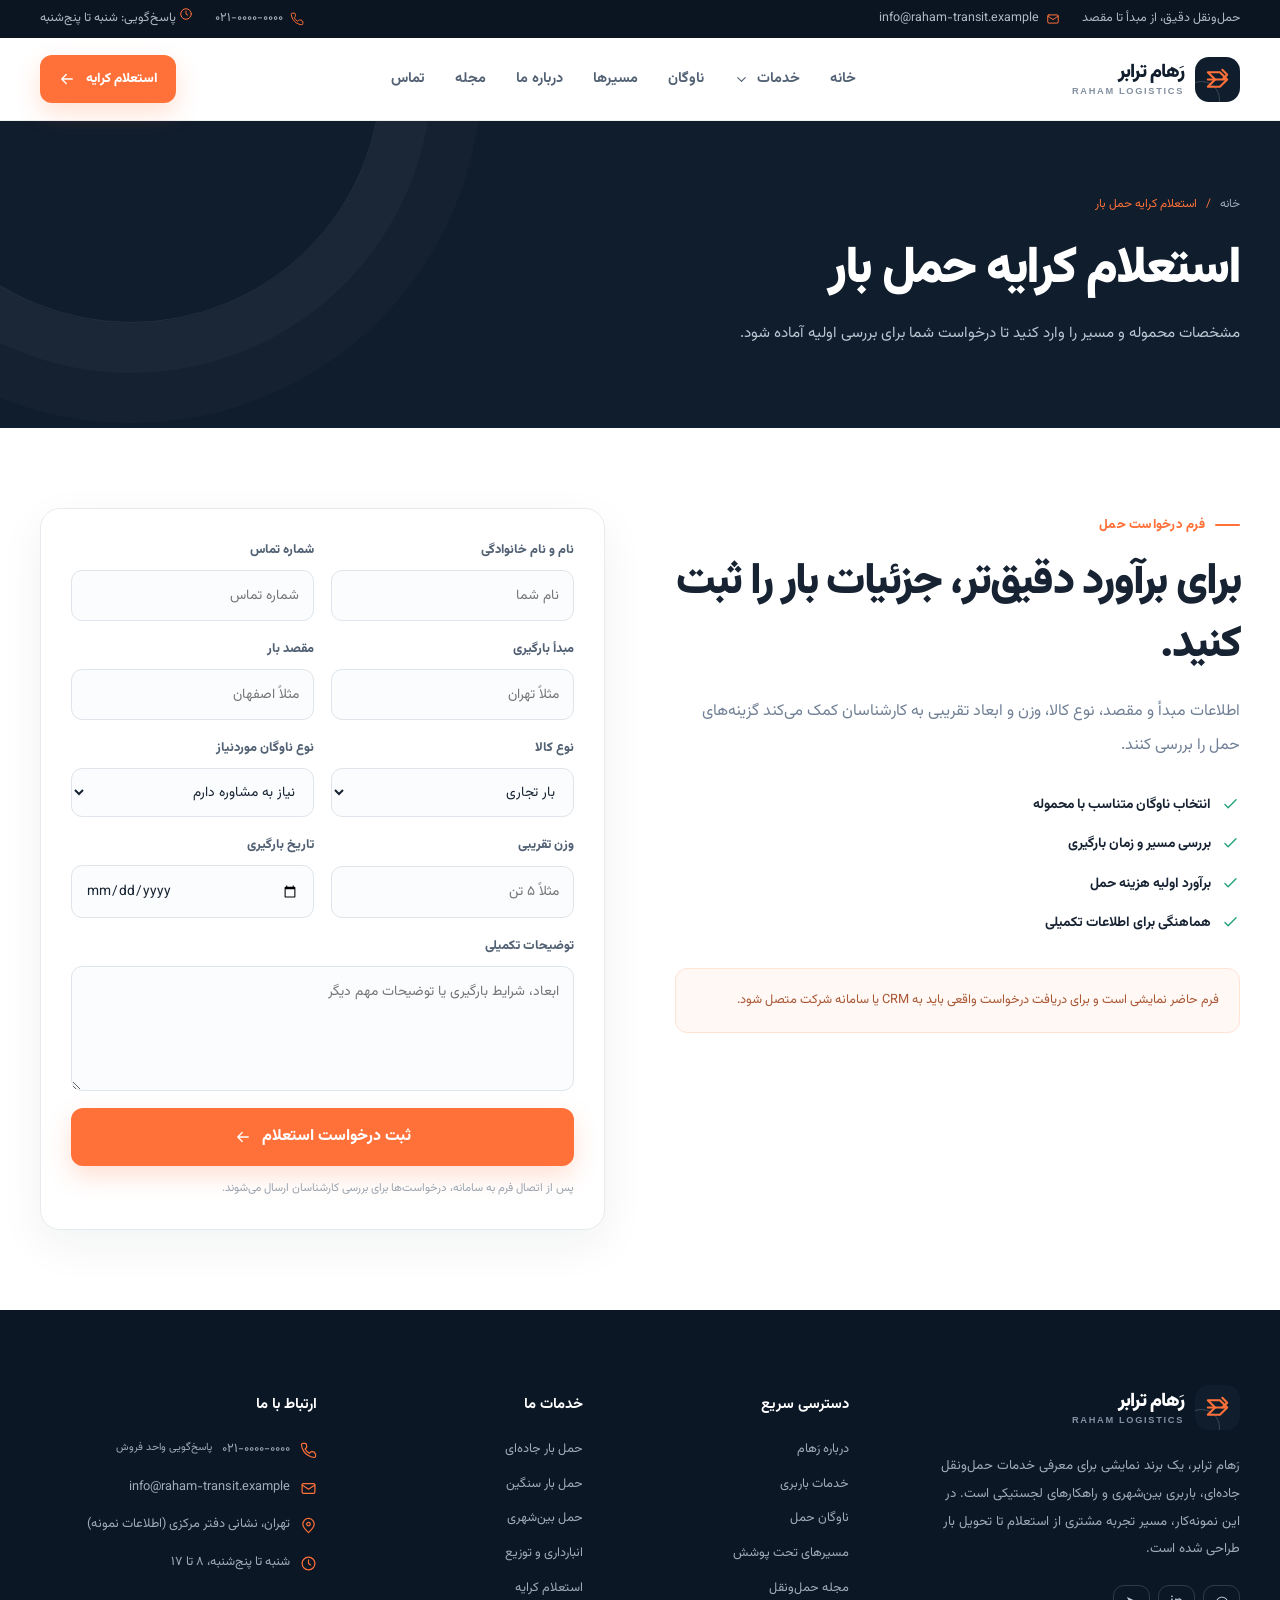
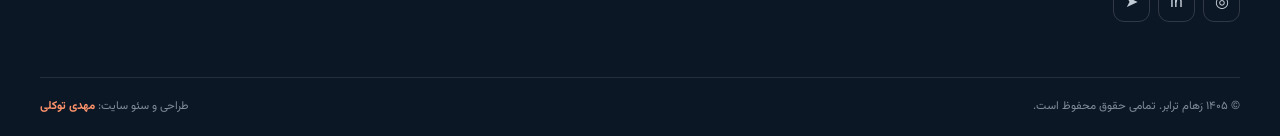
<file: quote.html>
<!DOCTYPE html>
<html dir="rtl" lang="fa"><head><meta charset="utf-8"/><meta content="width=device-width, initial-scale=1" name="viewport"/><meta content="#101d2d" name="theme-color"/><meta content="ثبت درخواست استعلام هزینه حمل بار و دریافت پیشنهاد متناسب با نوع محموله و مسیر." name="description"/><title>استعلام کرایه حمل بار | رَهام ترابر</title><link href="assets/favicon.svg" rel="icon" type="image/svg+xml"/><link href="assets/css/style.css" rel="stylesheet"/></head><body data-page="quote.html"><div class="topbar"><div class="container topbar-inner"><div class="topbar-group"><span>حمل‌ونقل دقیق، از مبدأ تا مقصد</span><a href="mailto:info@raham-transit.example"><svg aria-hidden="true" class="" fill="none" stroke="currentColor" stroke-linecap="round" stroke-linejoin="round" stroke-width="1.7" viewbox="0 0 24 24"><rect height="14" rx="2" width="18" x="3" y="5"></rect><path d="m3 7 9 6 9-6"></path></svg> info@raham-transit.example</a></div><div class="topbar-group"><a href="tel:02100000000"><svg aria-hidden="true" class="" fill="none" stroke="currentColor" stroke-linecap="round" stroke-linejoin="round" stroke-width="1.7" viewbox="0 0 24 24"><path d="M22 16.9v3a2 2 0 0 1-2.2 2 19.8 19.8 0 0 1-8.6-3.1 19.4 19.4 0 0 1-6-6A19.8 19.8 0 0 1 2.1 4.2 2 2 0 0 1 4.1 2h3a2 2 0 0 1 2 1.7l.4 2.8a2 2 0 0 1-.6 1.7L7.2 9.9a16 16 0 0 0 6 6l1.7-1.7a2 2 0 0 1 1.7-.6l2.8.4a2 2 0 0 1 1.6 1.9Z"></path></svg> ۰۲۱-۰۰۰۰-۰۰۰۰</a><span><svg aria-hidden="true" class="" fill="none" stroke="currentColor" stroke-linecap="round" stroke-linejoin="round" stroke-width="1.7" viewbox="0 0 24 24"><circle cx="12" cy="12" r="9"></circle><path d="M12 7v5l3 2"></path></svg> پاسخ‌گویی: شنبه تا پنج‌شنبه</span></div></div></div>
<header class="site-header">
<div class="container header-inner"><a aria-label="رَهام ترابر، صفحه اصلی" class="brand" href="index.html"><span class="brand-mark"><svg aria-hidden="true" fill="none" stroke="currentColor" stroke-linecap="round" stroke-linejoin="round" stroke-width="1.7" viewbox="0 0 24 24"><path d="M4 18h10l6-6-6-6H4l6 6-6 6Z"></path><path d="M4 12h14M16 4l4 4-4 4"></path></svg></span><span class="brand-name"><strong>رَهام ترابر</strong><small>RAHAM LOGISTICS</small></span></a><nav aria-label="منوی اصلی" class="desktop-nav"><div class="nav-item"><a class="nav-link" data-page="index.html" href="index.html">خانه</a></div><div class="nav-item has-mega"><a aria-haspopup="true" class="nav-link" data-page="services.html" href="services.html">خدمات <svg aria-hidden="true" fill="none" stroke="currentColor" stroke-linecap="round" stroke-linejoin="round" stroke-width="1.8" viewbox="0 0 24 24"><path d="m6 9 6 6 6-6"></path></svg></a><div aria-label="منوی کامل خدمات" class="mega-menu" role="group">
<div class="mega-menu-top"><span class="mega-kicker"><span class="mega-kicker-dot"></span> خدمات تخصصی رَهام ترابر <span class="mega-kicker-en">/ WHAT WE DO</span></span><a class="mega-view-all" href="services.html">مشاهده همه خدمات <svg aria-hidden="true" fill="none" stroke="currentColor" stroke-linecap="round" stroke-linejoin="round" stroke-width="1.8" viewbox="0 0 24 24"><path d="M19 12H5m6 6-6-6 6-6"></path></svg></a></div>
<div class="mega-menu-body">
<div class="mega-intro"><span class="mega-intro-index">01 — OUR EXPERTISE</span><h3>هر بار،<br/><em>یک راهکار دقیق.</em></h3><p>از برنامه‌ریزی مسیر تا تحویل محموله، خدمات حمل را متناسب با نیازتان انتخاب کنید.</p><div class="mega-intro-note"><svg aria-hidden="true" fill="none" stroke="currentColor" stroke-linecap="round" stroke-linejoin="round" stroke-width="1.7" viewbox="0 0 24 24"><path d="M12 22s8-4 8-10V5l-8-3-8 3v7c0 6 8 10 8 10Z"></path><path d="m9 12 2 2 4-4"></path></svg> <span>مسیر روشن، انتخاب مطمئن</span></div></div>
<div class="mega-services"><a class="mega-service" href="services.html#0"><span class="mega-service-icon"><svg aria-hidden="true" fill="none" stroke="currentColor" stroke-linecap="round" stroke-linejoin="round" stroke-width="1.7" viewbox="0 0 24 24"><path d="M3 7h11v11H3zM14 11h4l3 3v4h-7z"></path><circle cx="7.5" cy="19" r="1.8"></circle><circle cx="17.5" cy="19" r="1.8"></circle></svg></span><span class="mega-service-content"><span class="mega-service-number">01 / SERVICE</span><strong>حمل بار جاده‌ای</strong><small>محموله‌های تجاری و صنعتی</small></span><span class="mega-service-arrow"><svg aria-hidden="true" fill="none" stroke="currentColor" stroke-linecap="round" stroke-linejoin="round" stroke-width="1.8" viewbox="0 0 24 24"><path d="M19 12H5m6 6-6-6 6-6"></path></svg></span></a><a class="mega-service" href="services.html#1"><span class="mega-service-icon"><svg aria-hidden="true" fill="none" stroke="currentColor" stroke-linecap="round" stroke-linejoin="round" stroke-width="1.7" viewbox="0 0 24 24"><path d="m12 2 9 5-9 5-9-5 9-5ZM3 7v10l9 5 9-5V7M12 12v10"></path></svg></span><span class="mega-service-content"><span class="mega-service-number">02 / SERVICE</span><strong>حمل بار سنگین</strong><small>ماشین‌آلات و بارهای ویژه</small></span><span class="mega-service-arrow"><svg aria-hidden="true" fill="none" stroke="currentColor" stroke-linecap="round" stroke-linejoin="round" stroke-width="1.8" viewbox="0 0 24 24"><path d="M19 12H5m6 6-6-6 6-6"></path></svg></span></a><a class="mega-service" href="services.html#2"><span class="mega-service-icon"><svg aria-hidden="true" fill="none" stroke="currentColor" stroke-linecap="round" stroke-linejoin="round" stroke-width="1.7" viewbox="0 0 24 24"><circle cx="6" cy="18" r="2"></circle><circle cx="18" cy="6" r="2"></circle><path d="M8 18h3a3 3 0 0 0 3-3V9a3 3 0 0 1 3-3h1"></path></svg></span><span class="mega-service-content"><span class="mega-service-number">03 / SERVICE</span><strong>حمل بین‌شهری</strong><small>ارسال در مسیرهای اصلی کشور</small></span><span class="mega-service-arrow"><svg aria-hidden="true" fill="none" stroke="currentColor" stroke-linecap="round" stroke-linejoin="round" stroke-width="1.8" viewbox="0 0 24 24"><path d="M19 12H5m6 6-6-6 6-6"></path></svg></span></a><a class="mega-service" href="services.html#3"><span class="mega-service-icon"><svg aria-hidden="true" fill="none" stroke="currentColor" stroke-linecap="round" stroke-linejoin="round" stroke-width="1.7" viewbox="0 0 24 24"><path d="m3 10 9-6 9 6v10H3zM8 20v-6h8v6M7 10h.01M12 10h.01M17 10h.01"></path></svg></span><span class="mega-service-content"><span class="mega-service-number">04 / SERVICE</span><strong>انبارداری و توزیع</strong><small>از نگهداری تا تحویل نهایی</small></span><span class="mega-service-arrow"><svg aria-hidden="true" fill="none" stroke="currentColor" stroke-linecap="round" stroke-linejoin="round" stroke-width="1.8" viewbox="0 0 24 24"><path d="M19 12H5m6 6-6-6 6-6"></path></svg></span></a></div>
<a class="mega-promo" href="quote.html"><span class="mega-promo-top">RAHAM / LOGISTICS <span>↗</span></span><span class="mega-promo-bottom"><span class="mega-promo-badge">مشاوره حمل‌ونقل</span><strong>بارتان را به<br/>مسیر درست بسپارید.</strong><span class="mega-promo-action">استعلام کرایه <svg aria-hidden="true" fill="none" stroke="currentColor" stroke-linecap="round" stroke-linejoin="round" stroke-width="1.8" viewbox="0 0 24 24"><path d="M19 12H5m6 6-6-6 6-6"></path></svg></span></span></a>
</div>
<div class="mega-menu-bottom"><span>برای شروع، یکی از بخش‌های زیر را ببینید</span><div><a href="fleet.html"><svg aria-hidden="true" fill="none" stroke="currentColor" stroke-linecap="round" stroke-linejoin="round" stroke-width="1.7" viewbox="0 0 24 24"><path d="M4 8h12v10H4zM16 11h3l2 3v4h-5M6 8V5h8v3"></path><circle cx="8" cy="19" r="1.5"></circle><circle cx="18" cy="19" r="1.5"></circle></svg> ناوگان ما</a><a href="routes.html"><svg aria-hidden="true" fill="none" stroke="currentColor" stroke-linecap="round" stroke-linejoin="round" stroke-width="1.7" viewbox="0 0 24 24"><circle cx="6" cy="18" r="2"></circle><circle cx="18" cy="6" r="2"></circle><path d="M8 18h3a3 3 0 0 0 3-3V9a3 3 0 0 1 3-3h1"></path></svg> مسیرهای تحت پوشش</a><a href="contact.html"><svg aria-hidden="true" fill="none" stroke="currentColor" stroke-linecap="round" stroke-linejoin="round" stroke-width="1.7" viewbox="0 0 24 24"><path d="M22 16.9v3a2 2 0 0 1-2.2 2 19.8 19.8 0 0 1-8.6-3.1 19.4 19.4 0 0 1-6-6A19.8 19.8 0 0 1 2.1 4.2 2 2 0 0 1 4.1 2h3a2 2 0 0 1 2 1.7l.4 2.8a2 2 0 0 1-.6 1.7L7.2 9.9a16 16 0 0 0 6 6l1.7-1.7a2 2 0 0 1 1.7-.6l2.8.4a2 2 0 0 1 1.6 1.9Z"></path></svg> ارتباط با کارشناسان</a></div></div>
</div></div><div class="nav-item"><a class="nav-link" data-page="fleet.html" href="fleet.html">ناوگان</a></div><div class="nav-item"><a class="nav-link" data-page="routes.html" href="routes.html">مسیرها</a></div><div class="nav-item"><a class="nav-link" data-page="about.html" href="about.html">درباره ما</a></div><div class="nav-item"><a class="nav-link" data-page="blog.html" href="blog.html">مجله</a></div><div class="nav-item"><a class="nav-link" data-page="contact.html" href="contact.html">تماس</a></div></nav><div class="header-actions"><a class="btn btn-primary" href="quote.html">استعلام کرایه <svg aria-hidden="true" fill="none" stroke="currentColor" stroke-linecap="round" stroke-linejoin="round" stroke-width="1.8" viewbox="0 0 24 24"><path d="M19 12H5m6 6-6-6 6-6"></path></svg></a></div></div>
<div class="container mobile-header"><button aria-controls="mobile-navigation" aria-expanded="false" aria-label="باز کردن منو" class="menu-toggle" type="button"><span class="menu-toggle-glyph"><span></span><span></span><span></span></span><span class="menu-toggle-label">منو</span></button><a aria-label="رَهام ترابر، صفحه اصلی" class="mobile-header-brand" href="index.html"><span class="brand-mark"><svg aria-hidden="true" fill="none" stroke="currentColor" stroke-linecap="round" stroke-linejoin="round" stroke-width="1.7" viewbox="0 0 24 24"><path d="M4 18h10l6-6-6-6H4l6 6-6 6Z"></path><path d="M4 12h14M16 4l4 4-4 4"></path></svg></span><span><strong>رَهام ترابر</strong><small>RAHAM LOGISTICS</small></span></a><a class="mobile-header-quote" href="quote.html"><span>استعلام</span><svg aria-hidden="true" fill="none" stroke="currentColor" stroke-linecap="round" stroke-linejoin="round" stroke-width="1.8" viewbox="0 0 24 24"><path d="M19 12H5m6 6-6-6 6-6"></path></svg></a></div>
</header>
<div aria-hidden="true" class="mobile-menu" id="mobile-navigation"><button aria-label="بستن منو" class="mobile-overlay" type="button"></button><aside aria-label="منوی ناوبری سایت" aria-modal="true" class="mobile-drawer" role="dialog" tabindex="-1">
<div class="mobile-drawer-head"><a aria-label="رَهام ترابر، صفحه اصلی" class="brand" href="index.html"><span class="brand-mark"><svg aria-hidden="true" fill="none" stroke="currentColor" stroke-linecap="round" stroke-linejoin="round" stroke-width="1.7" viewbox="0 0 24 24"><path d="M4 18h10l6-6-6-6H4l6 6-6 6Z"></path><path d="M4 12h14M16 4l4 4-4 4"></path></svg></span><span class="brand-name"><strong>رَهام ترابر</strong><small>RAHAM LOGISTICS</small></span></a><button aria-label="بستن منو" class="mobile-close" type="button"><svg fill="none" stroke="currentColor" stroke-linecap="round" stroke-width="2" viewbox="0 0 24 24"><path d="M5 5 19 19M19 5 5 19"></path></svg></button></div>
<div class="mobile-drawer-scroll"><div class="mobile-drawer-banner"><span class="mobile-banner-eyebrow"><i></i> حمل‌ونقل جاده‌ای</span><strong>مسیر شما،<br/><em>تعهد ما.</em></strong><span class="mobile-banner-caption">RAHAM / MOVING FORWARD</span></div>
<div class="mobile-drawer-section-label"><span>دسترسی سریع</span><span>QUICK ACCESS</span></div><div class="mobile-quick-grid"><a href="quote.html"><svg aria-hidden="true" fill="none" stroke="currentColor" stroke-linecap="round" stroke-linejoin="round" stroke-width="1.7" viewbox="0 0 24 24"><path d="m12 2 9 5-9 5-9-5 9-5ZM3 7v10l9 5 9-5V7M12 12v10"></path></svg><strong>استعلام کرایه</strong><span>شروع درخواست <svg aria-hidden="true" fill="none" stroke="currentColor" stroke-linecap="round" stroke-linejoin="round" stroke-width="1.8" viewbox="0 0 24 24"><path d="M19 12H5m6 6-6-6 6-6"></path></svg></span></a><a href="routes.html"><svg aria-hidden="true" fill="none" stroke="currentColor" stroke-linecap="round" stroke-linejoin="round" stroke-width="1.7" viewbox="0 0 24 24"><circle cx="6" cy="18" r="2"></circle><circle cx="18" cy="6" r="2"></circle><path d="M8 18h3a3 3 0 0 0 3-3V9a3 3 0 0 1 3-3h1"></path></svg><strong>مسیرهای حمل</strong><span>بررسی پوشش <svg aria-hidden="true" fill="none" stroke="currentColor" stroke-linecap="round" stroke-linejoin="round" stroke-width="1.8" viewbox="0 0 24 24"><path d="M19 12H5m6 6-6-6 6-6"></path></svg></span></a></div>
<div class="mobile-drawer-section-label"><span>فهرست سایت</span><span>NAVIGATION</span></div><nav aria-label="فهرست صفحات موبایل" class="mobile-nav"><a class="mobile-nav-link" data-page="index.html" href="index.html"><span class="mobile-nav-icon"><svg aria-hidden="true" fill="none" stroke="currentColor" stroke-linecap="round" stroke-linejoin="round" stroke-width="1.7" viewbox="0 0 24 24"><path d="m3 10 9-7 9 7v10H3zM9 20v-7h6v7"></path></svg></span><span class="mobile-nav-copy"><strong>صفحه اصلی</strong><small>شروع یک مسیر مطمئن</small></span><span class="mobile-nav-arrow"><svg aria-hidden="true" fill="none" stroke="currentColor" stroke-linecap="round" stroke-linejoin="round" stroke-width="1.8" viewbox="0 0 24 24"><path d="M19 12H5m6 6-6-6 6-6"></path></svg></span></a><div class="mobile-nav-group"><button aria-controls="mobile-services" aria-expanded="false" class="mobile-sub-toggle" type="button"><span class="mobile-nav-icon"><svg aria-hidden="true" fill="none" stroke="currentColor" stroke-linecap="round" stroke-linejoin="round" stroke-width="1.7" viewbox="0 0 24 24"><path d="M3 7h11v11H3zM14 11h4l3 3v4h-7z"></path><circle cx="7.5" cy="19" r="1.8"></circle><circle cx="17.5" cy="19" r="1.8"></circle></svg></span><span class="mobile-nav-copy"><strong>خدمات باربری</strong><small>انتخاب راهکار مناسب بار شما</small></span><span class="mobile-expand-icon"><svg aria-hidden="true" fill="none" stroke="currentColor" stroke-linecap="round" stroke-linejoin="round" stroke-width="1.8" viewbox="0 0 24 24"><path d="m6 9 6 6 6-6"></path></svg></span></button><div class="mobile-sub" id="mobile-services"><a href="services.html#0"><span class="mobile-service-index">01</span><span>حمل بار جاده‌ای</span><svg aria-hidden="true" fill="none" stroke="currentColor" stroke-linecap="round" stroke-linejoin="round" stroke-width="1.8" viewbox="0 0 24 24"><path d="M19 12H5m6 6-6-6 6-6"></path></svg></a><a href="services.html#1"><span class="mobile-service-index">02</span><span>حمل بار سنگین</span><svg aria-hidden="true" fill="none" stroke="currentColor" stroke-linecap="round" stroke-linejoin="round" stroke-width="1.8" viewbox="0 0 24 24"><path d="M19 12H5m6 6-6-6 6-6"></path></svg></a><a href="services.html#2"><span class="mobile-service-index">03</span><span>حمل بین‌شهری</span><svg aria-hidden="true" fill="none" stroke="currentColor" stroke-linecap="round" stroke-linejoin="round" stroke-width="1.8" viewbox="0 0 24 24"><path d="M19 12H5m6 6-6-6 6-6"></path></svg></a><a href="services.html#3"><span class="mobile-service-index">04</span><span>انبارداری و توزیع</span><svg aria-hidden="true" fill="none" stroke="currentColor" stroke-linecap="round" stroke-linejoin="round" stroke-width="1.8" viewbox="0 0 24 24"><path d="M19 12H5m6 6-6-6 6-6"></path></svg></a><a class="mobile-services-all" href="services.html">همه خدمات <svg aria-hidden="true" fill="none" stroke="currentColor" stroke-linecap="round" stroke-linejoin="round" stroke-width="1.8" viewbox="0 0 24 24"><path d="M19 12H5m6 6-6-6 6-6"></path></svg></a></div></div><a class="mobile-nav-link" data-page="fleet.html" href="fleet.html"><span class="mobile-nav-icon"><svg aria-hidden="true" fill="none" stroke="currentColor" stroke-linecap="round" stroke-linejoin="round" stroke-width="1.7" viewbox="0 0 24 24"><path d="M4 8h12v10H4zM16 11h3l2 3v4h-5M6 8V5h8v3"></path><circle cx="8" cy="19" r="1.5"></circle><circle cx="18" cy="19" r="1.5"></circle></svg></span><span class="mobile-nav-copy"><strong>ناوگان حمل</strong><small>خودروها و ظرفیت‌های حمل</small></span><span class="mobile-nav-arrow"><svg aria-hidden="true" fill="none" stroke="currentColor" stroke-linecap="round" stroke-linejoin="round" stroke-width="1.8" viewbox="0 0 24 24"><path d="M19 12H5m6 6-6-6 6-6"></path></svg></span></a><a class="mobile-nav-link" data-page="routes.html" href="routes.html"><span class="mobile-nav-icon"><svg aria-hidden="true" fill="none" stroke="currentColor" stroke-linecap="round" stroke-linejoin="round" stroke-width="1.7" viewbox="0 0 24 24"><circle cx="6" cy="18" r="2"></circle><circle cx="18" cy="6" r="2"></circle><path d="M8 18h3a3 3 0 0 0 3-3V9a3 3 0 0 1 3-3h1"></path></svg></span><span class="mobile-nav-copy"><strong>مسیرهای تحت پوشش</strong><small>شبکه حمل‌ونقل کشور</small></span><span class="mobile-nav-arrow"><svg aria-hidden="true" fill="none" stroke="currentColor" stroke-linecap="round" stroke-linejoin="round" stroke-width="1.8" viewbox="0 0 24 24"><path d="M19 12H5m6 6-6-6 6-6"></path></svg></span></a><a class="mobile-nav-link" data-page="about.html" href="about.html"><span class="mobile-nav-icon"><svg aria-hidden="true" fill="none" stroke="currentColor" stroke-linecap="round" stroke-linejoin="round" stroke-width="1.7" viewbox="0 0 24 24"><circle cx="12" cy="12" r="9"></circle><path d="M12 11v5m0-8h.01"></path></svg></span><span class="mobile-nav-copy"><strong>درباره رَهام</strong><small>آشنایی با برند و رویکرد ما</small></span><span class="mobile-nav-arrow"><svg aria-hidden="true" fill="none" stroke="currentColor" stroke-linecap="round" stroke-linejoin="round" stroke-width="1.8" viewbox="0 0 24 24"><path d="M19 12H5m6 6-6-6 6-6"></path></svg></span></a><a class="mobile-nav-link" data-page="blog.html" href="blog.html"><span class="mobile-nav-icon"><svg aria-hidden="true" fill="none" stroke="currentColor" stroke-linecap="round" stroke-linejoin="round" stroke-width="1.7" viewbox="0 0 24 24"><path d="M4 5h7a3 3 0 0 1 3 3v12H7a3 3 0 0 0-3 1zm16 0h-3a3 3 0 0 0-3 3v12h3a3 3 0 0 1 3 1z"></path></svg></span><span class="mobile-nav-copy"><strong>مجله و راهنما</strong><small>مقالات کاربردی حمل بار</small></span><span class="mobile-nav-arrow"><svg aria-hidden="true" fill="none" stroke="currentColor" stroke-linecap="round" stroke-linejoin="round" stroke-width="1.8" viewbox="0 0 24 24"><path d="M19 12H5m6 6-6-6 6-6"></path></svg></span></a><a class="mobile-nav-link" data-page="contact.html" href="contact.html"><span class="mobile-nav-icon"><svg aria-hidden="true" fill="none" stroke="currentColor" stroke-linecap="round" stroke-linejoin="round" stroke-width="1.7" viewbox="0 0 24 24"><path d="M22 16.9v3a2 2 0 0 1-2.2 2 19.8 19.8 0 0 1-8.6-3.1 19.4 19.4 0 0 1-6-6A19.8 19.8 0 0 1 2.1 4.2 2 2 0 0 1 4.1 2h3a2 2 0 0 1 2 1.7l.4 2.8a2 2 0 0 1-.6 1.7L7.2 9.9a16 16 0 0 0 6 6l1.7-1.7a2 2 0 0 1 1.7-.6l2.8.4a2 2 0 0 1 1.6 1.9Z"></path></svg></span><span class="mobile-nav-copy"><strong>ارتباط با ما</strong><small>پرسش و دریافت راهنمایی</small></span><span class="mobile-nav-arrow"><svg aria-hidden="true" fill="none" stroke="currentColor" stroke-linecap="round" stroke-linejoin="round" stroke-width="1.8" viewbox="0 0 24 24"><path d="M19 12H5m6 6-6-6 6-6"></path></svg></span></a></nav>
<div class="mobile-drawer-support"><span class="mobile-support-icon"><svg aria-hidden="true" fill="none" stroke="currentColor" stroke-linecap="round" stroke-linejoin="round" stroke-width="1.7" viewbox="0 0 24 24"><path d="M22 16.9v3a2 2 0 0 1-2.2 2 19.8 19.8 0 0 1-8.6-3.1 19.4 19.4 0 0 1-6-6A19.8 19.8 0 0 1 2.1 4.2 2 2 0 0 1 4.1 2h3a2 2 0 0 1 2 1.7l.4 2.8a2 2 0 0 1-.6 1.7L7.2 9.9a16 16 0 0 0 6 6l1.7-1.7a2 2 0 0 1 1.7-.6l2.8.4a2 2 0 0 1 1.6 1.9Z"></path></svg></span><span><strong>برای راهنمایی بیشتر</strong><small>با واحد مشاوره در ارتباط باشید</small></span><a aria-label="رفتن به صفحه تماس" href="contact.html"><svg aria-hidden="true" fill="none" stroke="currentColor" stroke-linecap="round" stroke-linejoin="round" stroke-width="1.8" viewbox="0 0 24 24"><path d="M19 12H5m6 6-6-6 6-6"></path></svg></a></div>
<div class="mobile-drawer-signature">RAHAM LOGISTICS <span>•</span> طراحی‌شده برای حرکت</div></div></aside></div><main><section class="page-hero"><div class="container"><div class="breadcrumb"><a href="index.html">خانه</a><span> / </span><span>استعلام کرایه حمل بار</span></div><h1>استعلام کرایه حمل بار</h1><p>مشخصات محموله و مسیر را وارد کنید تا درخواست شما برای بررسی اولیه آماده شود.</p></div></section><section class="page-content"><div class="container split" style="align-items:start"><div class="split-copy"><span class="eyebrow">فرم درخواست حمل</span><h2>برای برآورد دقیق‌تر، جزئیات بار را ثبت کنید.</h2><p>اطلاعات مبدأ و مقصد، نوع کالا، وزن و ابعاد تقریبی به کارشناسان کمک می‌کند گزینه‌های حمل را بررسی کنند.</p><div class="check-list" style="grid-template-columns:1fr"><div class="check-item"><svg aria-hidden="true" class="" fill="none" stroke="currentColor" stroke-linecap="round" stroke-linejoin="round" stroke-width="1.7" viewbox="0 0 24 24"><path d="m5 12 4 4L19 6"></path></svg> انتخاب ناوگان متناسب با محموله</div><div class="check-item"><svg aria-hidden="true" class="" fill="none" stroke="currentColor" stroke-linecap="round" stroke-linejoin="round" stroke-width="1.7" viewbox="0 0 24 24"><path d="m5 12 4 4L19 6"></path></svg> بررسی مسیر و زمان بارگیری</div><div class="check-item"><svg aria-hidden="true" class="" fill="none" stroke="currentColor" stroke-linecap="round" stroke-linejoin="round" stroke-width="1.7" viewbox="0 0 24 24"><path d="m5 12 4 4L19 6"></path></svg> برآورد اولیه هزینه حمل</div><div class="check-item"><svg aria-hidden="true" class="" fill="none" stroke="currentColor" stroke-linecap="round" stroke-linejoin="round" stroke-width="1.7" viewbox="0 0 24 24"><path d="m5 12 4 4L19 6"></path></svg> هماهنگی برای اطلاعات تکمیلی</div></div><div class="empty-state">فرم حاضر نمایشی است و برای دریافت درخواست واقعی باید به CRM یا سامانه شرکت متصل شود.</div></div><div class="form-card reveal"><form data-demo-form=""><div class="form-grid"><div class="field"><label for="q-name">نام و نام خانوادگی</label><input id="q-name" placeholder="نام شما" required=""/></div><div class="field"><label for="q-phone">شماره تماس</label><input id="q-phone" inputmode="tel" placeholder="شماره تماس" required=""/></div><div class="field"><label for="origin">مبدأ بارگیری</label><input id="origin" placeholder="مثلاً تهران" required=""/></div><div class="field"><label for="destination">مقصد بار</label><input id="destination" placeholder="مثلاً اصفهان" required=""/></div><div class="field"><label for="cargo">نوع کالا</label><select id="cargo"><option>بار تجاری</option><option>ماشین‌آلات و تجهیزات</option><option>مواد غذایی</option><option>کالای حساس به دما</option><option>سایر</option></select></div><div class="field"><label for="vehicle">نوع ناوگان موردنیاز</label><select id="vehicle"><option>نیاز به مشاوره دارم</option><option>کامیون / تریلی</option><option>کامیونت / خاور</option><option>یخچال‌دار</option><option>کفی / بغل‌دار</option></select></div><div class="field"><label for="weight">وزن تقریبی</label><input id="weight" placeholder="مثلاً ۵ تن"/></div><div class="field"><label for="date">تاریخ بارگیری</label><input id="date" type="date"/></div><div class="field full"><label for="details">توضیحات تکمیلی</label><textarea id="details" placeholder="ابعاد، شرایط بارگیری یا توضیحات مهم دیگر"></textarea></div><div class="field full"><button class="btn btn-primary" type="submit">ثبت درخواست استعلام <svg aria-hidden="true" class="" fill="none" stroke="currentColor" stroke-linecap="round" stroke-linejoin="round" stroke-width="1.7" viewbox="0 0 24 24"><path d="M19 12H5m6 6-6-6 6-6"></path></svg></button></div></div><div class="form-message"></div><p class="form-note">پس از اتصال فرم به سامانه، درخواست‌ها برای بررسی کارشناسان ارسال می‌شوند.</p></form></div></div></section></main><footer class="site-footer"><div class="container"><div class="footer-grid"><div class="footer-brand"><a aria-label="راهام ترابر، صفحه اصلی" class="brand" href="index.html"><span class="brand-mark"><svg aria-hidden="true" class="" fill="none" stroke="currentColor" stroke-linecap="round" stroke-linejoin="round" stroke-width="1.7" viewbox="0 0 24 24"><path d="M4 18h10l6-6-6-6H4l6 6-6 6Z"></path><path d="M4 12h14"></path><path d="M16 4l4 4-4 4"></path></svg></span><span class="brand-name"><strong>رَهام ترابر</strong><small>RAHAM LOGISTICS</small></span></a><p>رَهام ترابر، یک برند نمایشی برای معرفی خدمات حمل‌ونقل جاده‌ای، باربری بین‌شهری و راهکارهای لجستیکی است. در این نمونه‌کار، مسیر تجربه مشتری از استعلام تا تحویل بار طراحی شده است.</p><div class="socials"><a aria-label="اینستاگرام" href="#">◎</a><a aria-label="لینکدین" href="#">in</a><a aria-label="تلگرام" href="#">➤</a></div></div><div class="footer-col"><h4>دسترسی سریع</h4><div class="footer-links"><a href="about.html">درباره رَهام</a><a href="services.html">خدمات باربری</a><a href="fleet.html">ناوگان حمل</a><a href="routes.html">مسیرهای تحت پوشش</a><a href="blog.html">مجله حمل‌ونقل</a></div></div><div class="footer-col"><h4>خدمات ما</h4><div class="footer-links"><a href="services.html#0">حمل بار جاده‌ای</a><a href="services.html#1">حمل بار سنگین</a><a href="services.html#2">حمل بین‌شهری</a><a href="services.html#3">انبارداری و توزیع</a><a href="quote.html">استعلام کرایه</a></div></div><div class="footer-col"><h4>ارتباط با ما</h4><div class="footer-contact"><a href="tel:02100000000"><svg aria-hidden="true" class="" fill="none" stroke="currentColor" stroke-linecap="round" stroke-linejoin="round" stroke-width="1.7" viewbox="0 0 24 24"><path d="M22 16.9v3a2 2 0 0 1-2.2 2 19.8 19.8 0 0 1-8.6-3.1 19.4 19.4 0 0 1-6-6A19.8 19.8 0 0 1 2.1 4.2 2 2 0 0 1 4.1 2h3a2 2 0 0 1 2 1.7l.4 2.8a2 2 0 0 1-.6 1.7L7.2 9.9a16 16 0 0 0 6 6l1.7-1.7a2 2 0 0 1 1.7-.6l2.8.4a2 2 0 0 1 1.6 1.9Z"></path></svg> <span>۰۲۱-۰۰۰۰-۰۰۰۰<br/><small>پاسخ‌گویی واحد فروش</small></span></a><a href="mailto:info@raham-transit.example"><svg aria-hidden="true" class="" fill="none" stroke="currentColor" stroke-linecap="round" stroke-linejoin="round" stroke-width="1.7" viewbox="0 0 24 24"><rect height="14" rx="2" width="18" x="3" y="5"></rect><path d="m3 7 9 6 9-6"></path></svg> <span>info@raham-transit.example</span></a><span><svg aria-hidden="true" class="" fill="none" stroke="currentColor" stroke-linecap="round" stroke-linejoin="round" stroke-width="1.7" viewbox="0 0 24 24"><path d="M20 10c0 5-8 12-8 12S4 15 4 10a8 8 0 1 1 16 0Z"></path><circle cx="12" cy="10" r="2.5"></circle></svg> <span>تهران، نشانی دفتر مرکزی (اطلاعات نمونه)</span></span><span><svg aria-hidden="true" class="" fill="none" stroke="currentColor" stroke-linecap="round" stroke-linejoin="round" stroke-width="1.7" viewbox="0 0 24 24"><circle cx="12" cy="12" r="9"></circle><path d="M12 7v5l3 2"></path></svg> <span>شنبه تا پنج‌شنبه، ۸ تا ۱۷</span></span></div></div></div><div class="mobile-footer">
<div class="mobile-footer-hero"><span class="mobile-footer-eyebrow"><i></i> LET’S MOVE FORWARD</span><h3>برای هر مسیر،<br/><em>یک راه مطمئن.</em></h3><p>از اولین استعلام تا آخرین کیلومتر، همراه مسیر حمل بار شما.</p><a class="mobile-footer-primary" href="quote.html">درخواست استعلام کرایه <span><svg aria-hidden="true" fill="none" stroke="currentColor" stroke-linecap="round" stroke-linejoin="round" stroke-width="1.8" viewbox="0 0 24 24"><path d="M19 12H5m6 6-6-6 6-6"></path></svg></span></a><span class="mobile-footer-watermark">R /</span></div>
<div class="mobile-footer-brand"><a aria-label="رَهام ترابر، صفحه اصلی" class="brand" href="index.html"><span class="brand-mark"><svg aria-hidden="true" fill="none" stroke="currentColor" stroke-linecap="round" stroke-linejoin="round" stroke-width="1.7" viewbox="0 0 24 24"><path d="M4 18h10l6-6-6-6H4l6 6-6 6Z"></path><path d="M4 12h14M16 4l4 4-4 4"></path></svg></span><span class="brand-name"><strong>رَهام ترابر</strong><small>RAHAM LOGISTICS</small></span></a><span class="mobile-footer-brand-tag">حمل دقیق، تحویل مطمئن</span></div>
<div class="mobile-footer-heading"><strong>دسترسی سریع</strong><span>EXPLORE</span></div>
<div class="mobile-footer-links"><a href="services.html"><span><svg aria-hidden="true" fill="none" stroke="currentColor" stroke-linecap="round" stroke-linejoin="round" stroke-width="1.7" viewbox="0 0 24 24"><path d="M3 7h11v11H3zM14 11h4l3 3v4h-7z"></path><circle cx="7.5" cy="19" r="1.8"></circle><circle cx="17.5" cy="19" r="1.8"></circle></svg></span>خدمات باربری<svg aria-hidden="true" fill="none" stroke="currentColor" stroke-linecap="round" stroke-linejoin="round" stroke-width="1.8" viewbox="0 0 24 24"><path d="M19 12H5m6 6-6-6 6-6"></path></svg></a><a href="fleet.html"><span><svg aria-hidden="true" fill="none" stroke="currentColor" stroke-linecap="round" stroke-linejoin="round" stroke-width="1.7" viewbox="0 0 24 24"><path d="M4 8h12v10H4zM16 11h3l2 3v4h-5M6 8V5h8v3"></path><circle cx="8" cy="19" r="1.5"></circle><circle cx="18" cy="19" r="1.5"></circle></svg></span>ناوگان حمل<svg aria-hidden="true" fill="none" stroke="currentColor" stroke-linecap="round" stroke-linejoin="round" stroke-width="1.8" viewbox="0 0 24 24"><path d="M19 12H5m6 6-6-6 6-6"></path></svg></a><a href="routes.html"><span><svg aria-hidden="true" fill="none" stroke="currentColor" stroke-linecap="round" stroke-linejoin="round" stroke-width="1.7" viewbox="0 0 24 24"><circle cx="6" cy="18" r="2"></circle><circle cx="18" cy="6" r="2"></circle><path d="M8 18h3a3 3 0 0 0 3-3V9a3 3 0 0 1 3-3h1"></path></svg></span>مسیرهای حمل<svg aria-hidden="true" fill="none" stroke="currentColor" stroke-linecap="round" stroke-linejoin="round" stroke-width="1.8" viewbox="0 0 24 24"><path d="M19 12H5m6 6-6-6 6-6"></path></svg></a><a href="about.html"><span><svg aria-hidden="true" fill="none" stroke="currentColor" stroke-linecap="round" stroke-linejoin="round" stroke-width="1.7" viewbox="0 0 24 24"><circle cx="12" cy="12" r="9"></circle><path d="M12 11v5m0-8h.01"></path></svg></span>درباره رَهام<svg aria-hidden="true" fill="none" stroke="currentColor" stroke-linecap="round" stroke-linejoin="round" stroke-width="1.8" viewbox="0 0 24 24"><path d="M19 12H5m6 6-6-6 6-6"></path></svg></a><a href="blog.html"><span><svg aria-hidden="true" fill="none" stroke="currentColor" stroke-linecap="round" stroke-linejoin="round" stroke-width="1.7" viewbox="0 0 24 24"><path d="M4 5h7a3 3 0 0 1 3 3v12H7a3 3 0 0 0-3 1zm16 0h-3a3 3 0 0 0-3 3v12h3a3 3 0 0 1 3 1z"></path></svg></span>مجله و راهنما<svg aria-hidden="true" fill="none" stroke="currentColor" stroke-linecap="round" stroke-linejoin="round" stroke-width="1.8" viewbox="0 0 24 24"><path d="M19 12H5m6 6-6-6 6-6"></path></svg></a><a href="contact.html"><span><svg aria-hidden="true" fill="none" stroke="currentColor" stroke-linecap="round" stroke-linejoin="round" stroke-width="1.7" viewbox="0 0 24 24"><path d="M22 16.9v3a2 2 0 0 1-2.2 2 19.8 19.8 0 0 1-8.6-3.1 19.4 19.4 0 0 1-6-6A19.8 19.8 0 0 1 2.1 4.2 2 2 0 0 1 4.1 2h3a2 2 0 0 1 2 1.7l.4 2.8a2 2 0 0 1-.6 1.7L7.2 9.9a16 16 0 0 0 6 6l1.7-1.7a2 2 0 0 1 1.7-.6l2.8.4a2 2 0 0 1 1.6 1.9Z"></path></svg></span>ارتباط با ما<svg aria-hidden="true" fill="none" stroke="currentColor" stroke-linecap="round" stroke-linejoin="round" stroke-width="1.8" viewbox="0 0 24 24"><path d="M19 12H5m6 6-6-6 6-6"></path></svg></a></div>
<div class="mobile-footer-heading"><strong>راهکارهای حمل</strong><span>OUR SERVICES</span></div>
<div class="mobile-footer-tags"><a href="services.html#0">حمل بار جاده‌ای</a><a href="services.html#1">حمل بار سنگین</a><a href="services.html#2">حمل بین‌شهری</a><a href="services.html#3">انبارداری و توزیع</a></div>
<div class="mobile-footer-contact"><div><span class="mobile-footer-contact-icon"><svg aria-hidden="true" fill="none" stroke="currentColor" stroke-linecap="round" stroke-linejoin="round" stroke-width="1.7" viewbox="0 0 24 24"><rect height="14" rx="2" width="18" x="3" y="5"></rect><path d="m3 7 9 6 9-6"></path></svg></span><span><strong>ارتباط با رَهام</strong><small>برای دریافت اطلاعات و مشاوره</small></span></div><a href="contact.html">صفحه تماس <svg aria-hidden="true" fill="none" stroke="currentColor" stroke-linecap="round" stroke-linejoin="round" stroke-width="1.8" viewbox="0 0 24 24"><path d="M19 12H5m6 6-6-6 6-6"></path></svg></a></div>
</div><div class="footer-bottom"><span>© ۱۴۰۵ رَهام ترابر. تمامی حقوق محفوظ است.</span><span class="footer-credit">طراحی و سئو سایت: <a href="https://mahditavakoli.ir" rel="noopener" target="_blank">مهدی توکلی</a></span></div></div></footer><div aria-live="polite" class="toast" role="status"></div><button aria-label="بازگشت به بالا" class="back-top"><svg aria-hidden="true" class="" fill="none" stroke="currentColor" stroke-linecap="round" stroke-linejoin="round" stroke-width="1.7" viewbox="0 0 24 24"><path d="M19 12H5m6 6-6-6 6-6"></path></svg></button><script defer="" src="assets/js/app.js"></script></body></html>
</file>
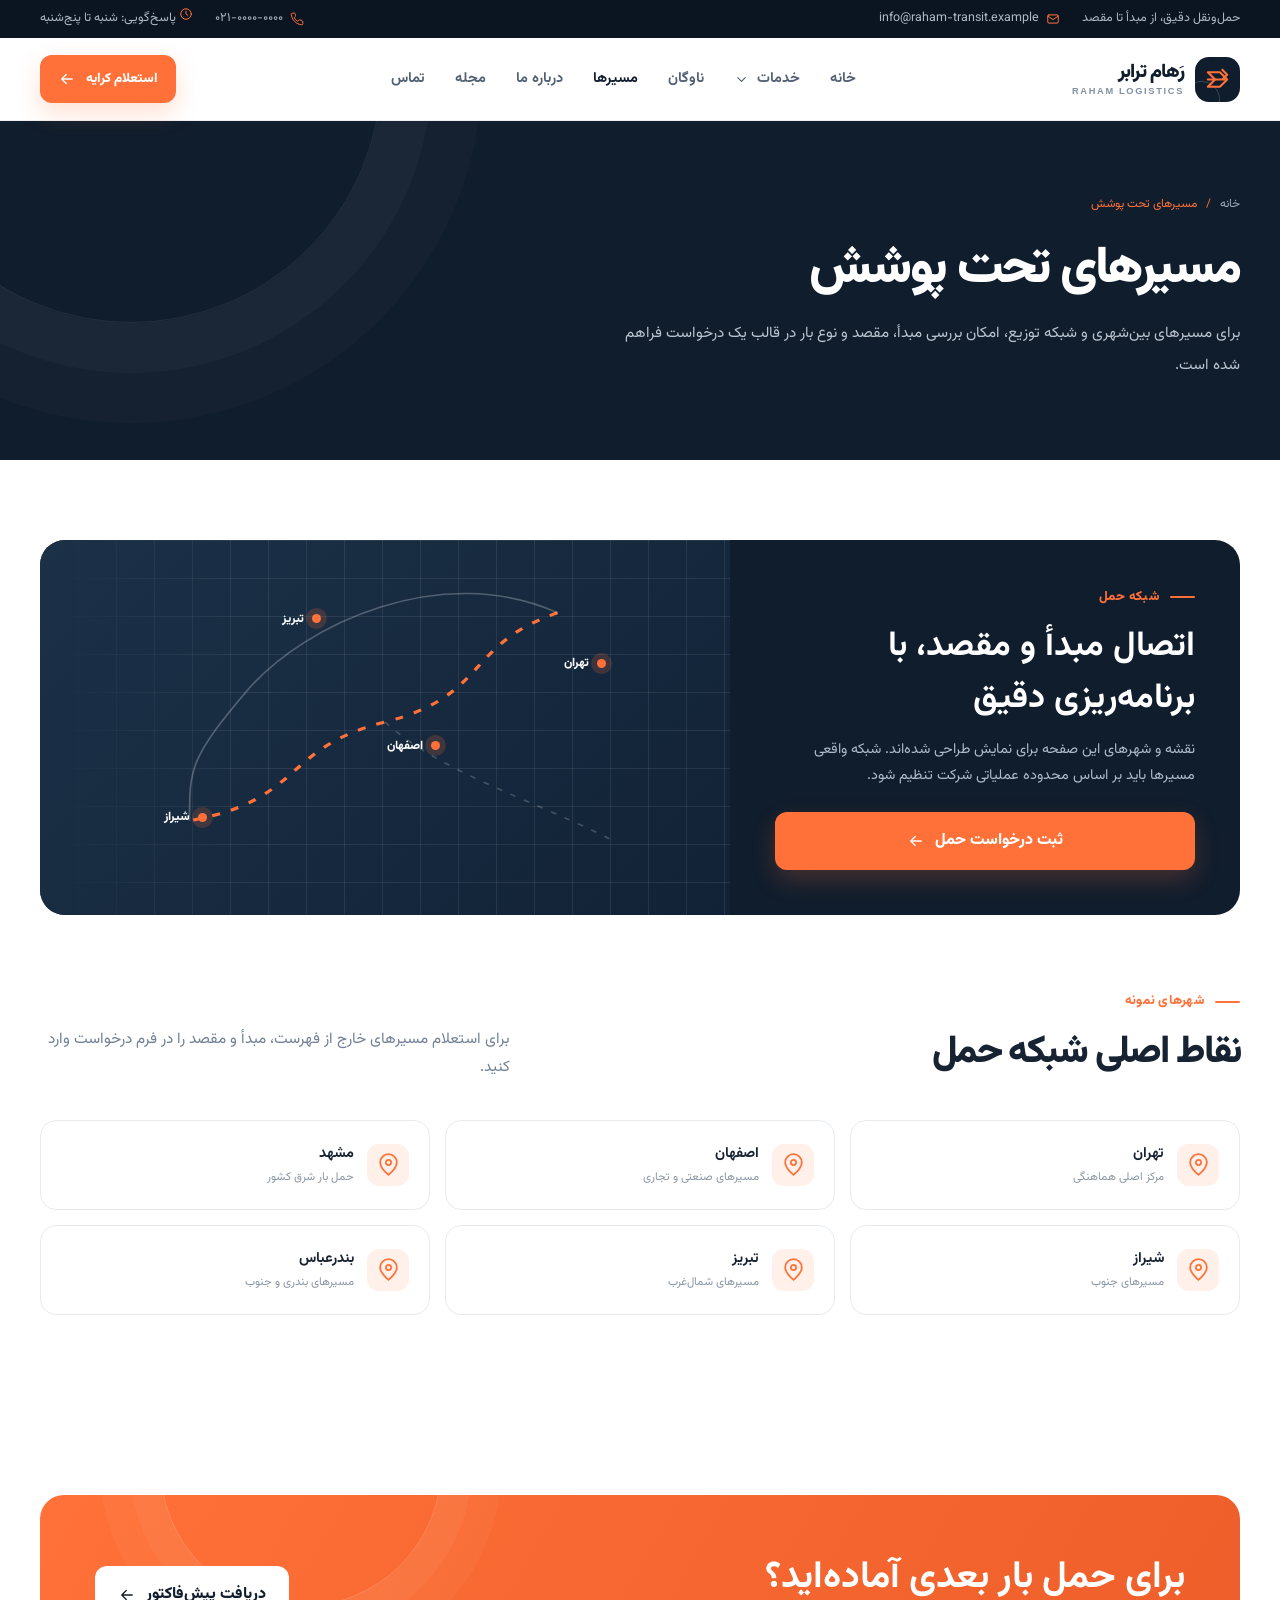
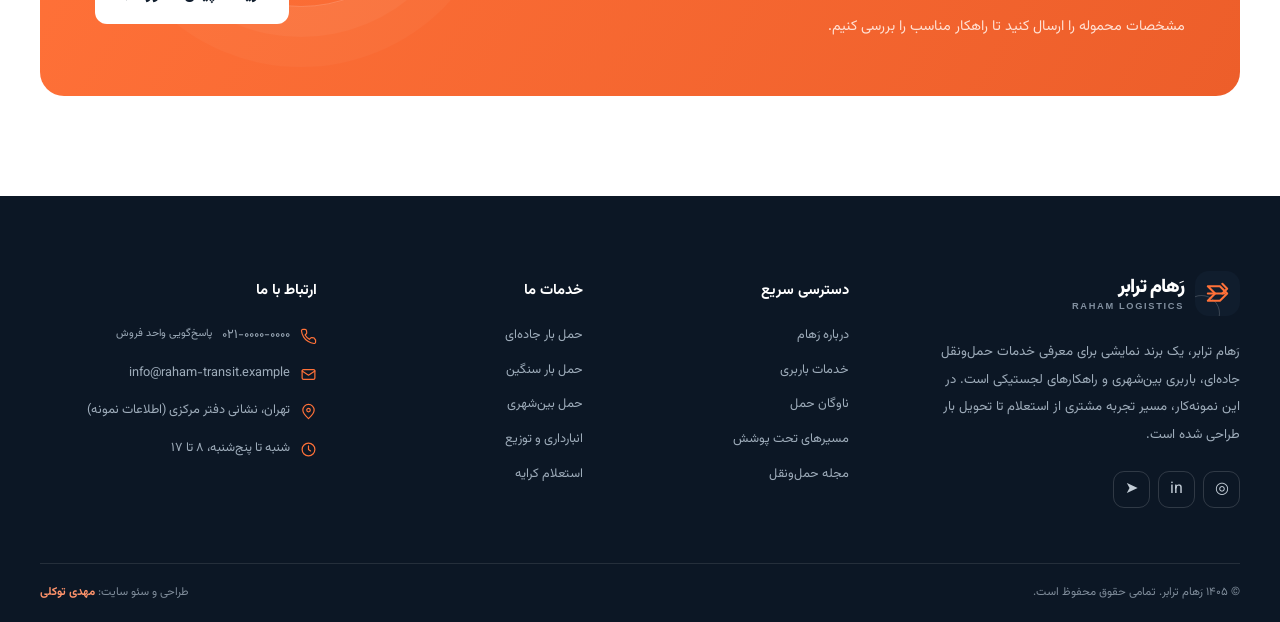
<file: routes.html>
<!DOCTYPE html>
<html dir="rtl" lang="fa"><head><meta charset="utf-8"/><meta content="width=device-width, initial-scale=1" name="viewport"/><meta content="#101d2d" name="theme-color"/><meta content="بررسی مسیرهای نمونه حمل بار بین‌شهری و نقاط اصلی شبکه لجستیکی رَهام ترابر." name="description"/><title>مسیرهای حمل بار | رَهام ترابر</title><link href="assets/favicon.svg" rel="icon" type="image/svg+xml"/><link href="assets/css/style.css" rel="stylesheet"/></head><body data-page="routes.html"><div class="topbar"><div class="container topbar-inner"><div class="topbar-group"><span>حمل‌ونقل دقیق، از مبدأ تا مقصد</span><a href="mailto:info@raham-transit.example"><svg aria-hidden="true" class="" fill="none" stroke="currentColor" stroke-linecap="round" stroke-linejoin="round" stroke-width="1.7" viewbox="0 0 24 24"><rect height="14" rx="2" width="18" x="3" y="5"></rect><path d="m3 7 9 6 9-6"></path></svg> info@raham-transit.example</a></div><div class="topbar-group"><a href="tel:02100000000"><svg aria-hidden="true" class="" fill="none" stroke="currentColor" stroke-linecap="round" stroke-linejoin="round" stroke-width="1.7" viewbox="0 0 24 24"><path d="M22 16.9v3a2 2 0 0 1-2.2 2 19.8 19.8 0 0 1-8.6-3.1 19.4 19.4 0 0 1-6-6A19.8 19.8 0 0 1 2.1 4.2 2 2 0 0 1 4.1 2h3a2 2 0 0 1 2 1.7l.4 2.8a2 2 0 0 1-.6 1.7L7.2 9.9a16 16 0 0 0 6 6l1.7-1.7a2 2 0 0 1 1.7-.6l2.8.4a2 2 0 0 1 1.6 1.9Z"></path></svg> ۰۲۱-۰۰۰۰-۰۰۰۰</a><span><svg aria-hidden="true" class="" fill="none" stroke="currentColor" stroke-linecap="round" stroke-linejoin="round" stroke-width="1.7" viewbox="0 0 24 24"><circle cx="12" cy="12" r="9"></circle><path d="M12 7v5l3 2"></path></svg> پاسخ‌گویی: شنبه تا پنج‌شنبه</span></div></div></div>
<header class="site-header">
<div class="container header-inner"><a aria-label="رَهام ترابر، صفحه اصلی" class="brand" href="index.html"><span class="brand-mark"><svg aria-hidden="true" fill="none" stroke="currentColor" stroke-linecap="round" stroke-linejoin="round" stroke-width="1.7" viewbox="0 0 24 24"><path d="M4 18h10l6-6-6-6H4l6 6-6 6Z"></path><path d="M4 12h14M16 4l4 4-4 4"></path></svg></span><span class="brand-name"><strong>رَهام ترابر</strong><small>RAHAM LOGISTICS</small></span></a><nav aria-label="منوی اصلی" class="desktop-nav"><div class="nav-item"><a class="nav-link" data-page="index.html" href="index.html">خانه</a></div><div class="nav-item has-mega"><a aria-haspopup="true" class="nav-link" data-page="services.html" href="services.html">خدمات <svg aria-hidden="true" fill="none" stroke="currentColor" stroke-linecap="round" stroke-linejoin="round" stroke-width="1.8" viewbox="0 0 24 24"><path d="m6 9 6 6 6-6"></path></svg></a><div aria-label="منوی کامل خدمات" class="mega-menu" role="group">
<div class="mega-menu-top"><span class="mega-kicker"><span class="mega-kicker-dot"></span> خدمات تخصصی رَهام ترابر <span class="mega-kicker-en">/ WHAT WE DO</span></span><a class="mega-view-all" href="services.html">مشاهده همه خدمات <svg aria-hidden="true" fill="none" stroke="currentColor" stroke-linecap="round" stroke-linejoin="round" stroke-width="1.8" viewbox="0 0 24 24"><path d="M19 12H5m6 6-6-6 6-6"></path></svg></a></div>
<div class="mega-menu-body">
<div class="mega-intro"><span class="mega-intro-index">01 — OUR EXPERTISE</span><h3>هر بار،<br/><em>یک راهکار دقیق.</em></h3><p>از برنامه‌ریزی مسیر تا تحویل محموله، خدمات حمل را متناسب با نیازتان انتخاب کنید.</p><div class="mega-intro-note"><svg aria-hidden="true" fill="none" stroke="currentColor" stroke-linecap="round" stroke-linejoin="round" stroke-width="1.7" viewbox="0 0 24 24"><path d="M12 22s8-4 8-10V5l-8-3-8 3v7c0 6 8 10 8 10Z"></path><path d="m9 12 2 2 4-4"></path></svg> <span>مسیر روشن، انتخاب مطمئن</span></div></div>
<div class="mega-services"><a class="mega-service" href="services.html#0"><span class="mega-service-icon"><svg aria-hidden="true" fill="none" stroke="currentColor" stroke-linecap="round" stroke-linejoin="round" stroke-width="1.7" viewbox="0 0 24 24"><path d="M3 7h11v11H3zM14 11h4l3 3v4h-7z"></path><circle cx="7.5" cy="19" r="1.8"></circle><circle cx="17.5" cy="19" r="1.8"></circle></svg></span><span class="mega-service-content"><span class="mega-service-number">01 / SERVICE</span><strong>حمل بار جاده‌ای</strong><small>محموله‌های تجاری و صنعتی</small></span><span class="mega-service-arrow"><svg aria-hidden="true" fill="none" stroke="currentColor" stroke-linecap="round" stroke-linejoin="round" stroke-width="1.8" viewbox="0 0 24 24"><path d="M19 12H5m6 6-6-6 6-6"></path></svg></span></a><a class="mega-service" href="services.html#1"><span class="mega-service-icon"><svg aria-hidden="true" fill="none" stroke="currentColor" stroke-linecap="round" stroke-linejoin="round" stroke-width="1.7" viewbox="0 0 24 24"><path d="m12 2 9 5-9 5-9-5 9-5ZM3 7v10l9 5 9-5V7M12 12v10"></path></svg></span><span class="mega-service-content"><span class="mega-service-number">02 / SERVICE</span><strong>حمل بار سنگین</strong><small>ماشین‌آلات و بارهای ویژه</small></span><span class="mega-service-arrow"><svg aria-hidden="true" fill="none" stroke="currentColor" stroke-linecap="round" stroke-linejoin="round" stroke-width="1.8" viewbox="0 0 24 24"><path d="M19 12H5m6 6-6-6 6-6"></path></svg></span></a><a class="mega-service" href="services.html#2"><span class="mega-service-icon"><svg aria-hidden="true" fill="none" stroke="currentColor" stroke-linecap="round" stroke-linejoin="round" stroke-width="1.7" viewbox="0 0 24 24"><circle cx="6" cy="18" r="2"></circle><circle cx="18" cy="6" r="2"></circle><path d="M8 18h3a3 3 0 0 0 3-3V9a3 3 0 0 1 3-3h1"></path></svg></span><span class="mega-service-content"><span class="mega-service-number">03 / SERVICE</span><strong>حمل بین‌شهری</strong><small>ارسال در مسیرهای اصلی کشور</small></span><span class="mega-service-arrow"><svg aria-hidden="true" fill="none" stroke="currentColor" stroke-linecap="round" stroke-linejoin="round" stroke-width="1.8" viewbox="0 0 24 24"><path d="M19 12H5m6 6-6-6 6-6"></path></svg></span></a><a class="mega-service" href="services.html#3"><span class="mega-service-icon"><svg aria-hidden="true" fill="none" stroke="currentColor" stroke-linecap="round" stroke-linejoin="round" stroke-width="1.7" viewbox="0 0 24 24"><path d="m3 10 9-6 9 6v10H3zM8 20v-6h8v6M7 10h.01M12 10h.01M17 10h.01"></path></svg></span><span class="mega-service-content"><span class="mega-service-number">04 / SERVICE</span><strong>انبارداری و توزیع</strong><small>از نگهداری تا تحویل نهایی</small></span><span class="mega-service-arrow"><svg aria-hidden="true" fill="none" stroke="currentColor" stroke-linecap="round" stroke-linejoin="round" stroke-width="1.8" viewbox="0 0 24 24"><path d="M19 12H5m6 6-6-6 6-6"></path></svg></span></a></div>
<a class="mega-promo" href="quote.html"><span class="mega-promo-top">RAHAM / LOGISTICS <span>↗</span></span><span class="mega-promo-bottom"><span class="mega-promo-badge">مشاوره حمل‌ونقل</span><strong>بارتان را به<br/>مسیر درست بسپارید.</strong><span class="mega-promo-action">استعلام کرایه <svg aria-hidden="true" fill="none" stroke="currentColor" stroke-linecap="round" stroke-linejoin="round" stroke-width="1.8" viewbox="0 0 24 24"><path d="M19 12H5m6 6-6-6 6-6"></path></svg></span></span></a>
</div>
<div class="mega-menu-bottom"><span>برای شروع، یکی از بخش‌های زیر را ببینید</span><div><a href="fleet.html"><svg aria-hidden="true" fill="none" stroke="currentColor" stroke-linecap="round" stroke-linejoin="round" stroke-width="1.7" viewbox="0 0 24 24"><path d="M4 8h12v10H4zM16 11h3l2 3v4h-5M6 8V5h8v3"></path><circle cx="8" cy="19" r="1.5"></circle><circle cx="18" cy="19" r="1.5"></circle></svg> ناوگان ما</a><a href="routes.html"><svg aria-hidden="true" fill="none" stroke="currentColor" stroke-linecap="round" stroke-linejoin="round" stroke-width="1.7" viewbox="0 0 24 24"><circle cx="6" cy="18" r="2"></circle><circle cx="18" cy="6" r="2"></circle><path d="M8 18h3a3 3 0 0 0 3-3V9a3 3 0 0 1 3-3h1"></path></svg> مسیرهای تحت پوشش</a><a href="contact.html"><svg aria-hidden="true" fill="none" stroke="currentColor" stroke-linecap="round" stroke-linejoin="round" stroke-width="1.7" viewbox="0 0 24 24"><path d="M22 16.9v3a2 2 0 0 1-2.2 2 19.8 19.8 0 0 1-8.6-3.1 19.4 19.4 0 0 1-6-6A19.8 19.8 0 0 1 2.1 4.2 2 2 0 0 1 4.1 2h3a2 2 0 0 1 2 1.7l.4 2.8a2 2 0 0 1-.6 1.7L7.2 9.9a16 16 0 0 0 6 6l1.7-1.7a2 2 0 0 1 1.7-.6l2.8.4a2 2 0 0 1 1.6 1.9Z"></path></svg> ارتباط با کارشناسان</a></div></div>
</div></div><div class="nav-item"><a class="nav-link" data-page="fleet.html" href="fleet.html">ناوگان</a></div><div class="nav-item"><a class="nav-link" data-page="routes.html" href="routes.html">مسیرها</a></div><div class="nav-item"><a class="nav-link" data-page="about.html" href="about.html">درباره ما</a></div><div class="nav-item"><a class="nav-link" data-page="blog.html" href="blog.html">مجله</a></div><div class="nav-item"><a class="nav-link" data-page="contact.html" href="contact.html">تماس</a></div></nav><div class="header-actions"><a class="btn btn-primary" href="quote.html">استعلام کرایه <svg aria-hidden="true" fill="none" stroke="currentColor" stroke-linecap="round" stroke-linejoin="round" stroke-width="1.8" viewbox="0 0 24 24"><path d="M19 12H5m6 6-6-6 6-6"></path></svg></a></div></div>
<div class="container mobile-header"><button aria-controls="mobile-navigation" aria-expanded="false" aria-label="باز کردن منو" class="menu-toggle" type="button"><span class="menu-toggle-glyph"><span></span><span></span><span></span></span><span class="menu-toggle-label">منو</span></button><a aria-label="رَهام ترابر، صفحه اصلی" class="mobile-header-brand" href="index.html"><span class="brand-mark"><svg aria-hidden="true" fill="none" stroke="currentColor" stroke-linecap="round" stroke-linejoin="round" stroke-width="1.7" viewbox="0 0 24 24"><path d="M4 18h10l6-6-6-6H4l6 6-6 6Z"></path><path d="M4 12h14M16 4l4 4-4 4"></path></svg></span><span><strong>رَهام ترابر</strong><small>RAHAM LOGISTICS</small></span></a><a class="mobile-header-quote" href="quote.html"><span>استعلام</span><svg aria-hidden="true" fill="none" stroke="currentColor" stroke-linecap="round" stroke-linejoin="round" stroke-width="1.8" viewbox="0 0 24 24"><path d="M19 12H5m6 6-6-6 6-6"></path></svg></a></div>
</header>
<div aria-hidden="true" class="mobile-menu" id="mobile-navigation"><button aria-label="بستن منو" class="mobile-overlay" type="button"></button><aside aria-label="منوی ناوبری سایت" aria-modal="true" class="mobile-drawer" role="dialog" tabindex="-1">
<div class="mobile-drawer-head"><a aria-label="رَهام ترابر، صفحه اصلی" class="brand" href="index.html"><span class="brand-mark"><svg aria-hidden="true" fill="none" stroke="currentColor" stroke-linecap="round" stroke-linejoin="round" stroke-width="1.7" viewbox="0 0 24 24"><path d="M4 18h10l6-6-6-6H4l6 6-6 6Z"></path><path d="M4 12h14M16 4l4 4-4 4"></path></svg></span><span class="brand-name"><strong>رَهام ترابر</strong><small>RAHAM LOGISTICS</small></span></a><button aria-label="بستن منو" class="mobile-close" type="button"><svg fill="none" stroke="currentColor" stroke-linecap="round" stroke-width="2" viewbox="0 0 24 24"><path d="M5 5 19 19M19 5 5 19"></path></svg></button></div>
<div class="mobile-drawer-scroll"><div class="mobile-drawer-banner"><span class="mobile-banner-eyebrow"><i></i> حمل‌ونقل جاده‌ای</span><strong>مسیر شما،<br/><em>تعهد ما.</em></strong><span class="mobile-banner-caption">RAHAM / MOVING FORWARD</span></div>
<div class="mobile-drawer-section-label"><span>دسترسی سریع</span><span>QUICK ACCESS</span></div><div class="mobile-quick-grid"><a href="quote.html"><svg aria-hidden="true" fill="none" stroke="currentColor" stroke-linecap="round" stroke-linejoin="round" stroke-width="1.7" viewbox="0 0 24 24"><path d="m12 2 9 5-9 5-9-5 9-5ZM3 7v10l9 5 9-5V7M12 12v10"></path></svg><strong>استعلام کرایه</strong><span>شروع درخواست <svg aria-hidden="true" fill="none" stroke="currentColor" stroke-linecap="round" stroke-linejoin="round" stroke-width="1.8" viewbox="0 0 24 24"><path d="M19 12H5m6 6-6-6 6-6"></path></svg></span></a><a href="routes.html"><svg aria-hidden="true" fill="none" stroke="currentColor" stroke-linecap="round" stroke-linejoin="round" stroke-width="1.7" viewbox="0 0 24 24"><circle cx="6" cy="18" r="2"></circle><circle cx="18" cy="6" r="2"></circle><path d="M8 18h3a3 3 0 0 0 3-3V9a3 3 0 0 1 3-3h1"></path></svg><strong>مسیرهای حمل</strong><span>بررسی پوشش <svg aria-hidden="true" fill="none" stroke="currentColor" stroke-linecap="round" stroke-linejoin="round" stroke-width="1.8" viewbox="0 0 24 24"><path d="M19 12H5m6 6-6-6 6-6"></path></svg></span></a></div>
<div class="mobile-drawer-section-label"><span>فهرست سایت</span><span>NAVIGATION</span></div><nav aria-label="فهرست صفحات موبایل" class="mobile-nav"><a class="mobile-nav-link" data-page="index.html" href="index.html"><span class="mobile-nav-icon"><svg aria-hidden="true" fill="none" stroke="currentColor" stroke-linecap="round" stroke-linejoin="round" stroke-width="1.7" viewbox="0 0 24 24"><path d="m3 10 9-7 9 7v10H3zM9 20v-7h6v7"></path></svg></span><span class="mobile-nav-copy"><strong>صفحه اصلی</strong><small>شروع یک مسیر مطمئن</small></span><span class="mobile-nav-arrow"><svg aria-hidden="true" fill="none" stroke="currentColor" stroke-linecap="round" stroke-linejoin="round" stroke-width="1.8" viewbox="0 0 24 24"><path d="M19 12H5m6 6-6-6 6-6"></path></svg></span></a><div class="mobile-nav-group"><button aria-controls="mobile-services" aria-expanded="false" class="mobile-sub-toggle" type="button"><span class="mobile-nav-icon"><svg aria-hidden="true" fill="none" stroke="currentColor" stroke-linecap="round" stroke-linejoin="round" stroke-width="1.7" viewbox="0 0 24 24"><path d="M3 7h11v11H3zM14 11h4l3 3v4h-7z"></path><circle cx="7.5" cy="19" r="1.8"></circle><circle cx="17.5" cy="19" r="1.8"></circle></svg></span><span class="mobile-nav-copy"><strong>خدمات باربری</strong><small>انتخاب راهکار مناسب بار شما</small></span><span class="mobile-expand-icon"><svg aria-hidden="true" fill="none" stroke="currentColor" stroke-linecap="round" stroke-linejoin="round" stroke-width="1.8" viewbox="0 0 24 24"><path d="m6 9 6 6 6-6"></path></svg></span></button><div class="mobile-sub" id="mobile-services"><a href="services.html#0"><span class="mobile-service-index">01</span><span>حمل بار جاده‌ای</span><svg aria-hidden="true" fill="none" stroke="currentColor" stroke-linecap="round" stroke-linejoin="round" stroke-width="1.8" viewbox="0 0 24 24"><path d="M19 12H5m6 6-6-6 6-6"></path></svg></a><a href="services.html#1"><span class="mobile-service-index">02</span><span>حمل بار سنگین</span><svg aria-hidden="true" fill="none" stroke="currentColor" stroke-linecap="round" stroke-linejoin="round" stroke-width="1.8" viewbox="0 0 24 24"><path d="M19 12H5m6 6-6-6 6-6"></path></svg></a><a href="services.html#2"><span class="mobile-service-index">03</span><span>حمل بین‌شهری</span><svg aria-hidden="true" fill="none" stroke="currentColor" stroke-linecap="round" stroke-linejoin="round" stroke-width="1.8" viewbox="0 0 24 24"><path d="M19 12H5m6 6-6-6 6-6"></path></svg></a><a href="services.html#3"><span class="mobile-service-index">04</span><span>انبارداری و توزیع</span><svg aria-hidden="true" fill="none" stroke="currentColor" stroke-linecap="round" stroke-linejoin="round" stroke-width="1.8" viewbox="0 0 24 24"><path d="M19 12H5m6 6-6-6 6-6"></path></svg></a><a class="mobile-services-all" href="services.html">همه خدمات <svg aria-hidden="true" fill="none" stroke="currentColor" stroke-linecap="round" stroke-linejoin="round" stroke-width="1.8" viewbox="0 0 24 24"><path d="M19 12H5m6 6-6-6 6-6"></path></svg></a></div></div><a class="mobile-nav-link" data-page="fleet.html" href="fleet.html"><span class="mobile-nav-icon"><svg aria-hidden="true" fill="none" stroke="currentColor" stroke-linecap="round" stroke-linejoin="round" stroke-width="1.7" viewbox="0 0 24 24"><path d="M4 8h12v10H4zM16 11h3l2 3v4h-5M6 8V5h8v3"></path><circle cx="8" cy="19" r="1.5"></circle><circle cx="18" cy="19" r="1.5"></circle></svg></span><span class="mobile-nav-copy"><strong>ناوگان حمل</strong><small>خودروها و ظرفیت‌های حمل</small></span><span class="mobile-nav-arrow"><svg aria-hidden="true" fill="none" stroke="currentColor" stroke-linecap="round" stroke-linejoin="round" stroke-width="1.8" viewbox="0 0 24 24"><path d="M19 12H5m6 6-6-6 6-6"></path></svg></span></a><a class="mobile-nav-link" data-page="routes.html" href="routes.html"><span class="mobile-nav-icon"><svg aria-hidden="true" fill="none" stroke="currentColor" stroke-linecap="round" stroke-linejoin="round" stroke-width="1.7" viewbox="0 0 24 24"><circle cx="6" cy="18" r="2"></circle><circle cx="18" cy="6" r="2"></circle><path d="M8 18h3a3 3 0 0 0 3-3V9a3 3 0 0 1 3-3h1"></path></svg></span><span class="mobile-nav-copy"><strong>مسیرهای تحت پوشش</strong><small>شبکه حمل‌ونقل کشور</small></span><span class="mobile-nav-arrow"><svg aria-hidden="true" fill="none" stroke="currentColor" stroke-linecap="round" stroke-linejoin="round" stroke-width="1.8" viewbox="0 0 24 24"><path d="M19 12H5m6 6-6-6 6-6"></path></svg></span></a><a class="mobile-nav-link" data-page="about.html" href="about.html"><span class="mobile-nav-icon"><svg aria-hidden="true" fill="none" stroke="currentColor" stroke-linecap="round" stroke-linejoin="round" stroke-width="1.7" viewbox="0 0 24 24"><circle cx="12" cy="12" r="9"></circle><path d="M12 11v5m0-8h.01"></path></svg></span><span class="mobile-nav-copy"><strong>درباره رَهام</strong><small>آشنایی با برند و رویکرد ما</small></span><span class="mobile-nav-arrow"><svg aria-hidden="true" fill="none" stroke="currentColor" stroke-linecap="round" stroke-linejoin="round" stroke-width="1.8" viewbox="0 0 24 24"><path d="M19 12H5m6 6-6-6 6-6"></path></svg></span></a><a class="mobile-nav-link" data-page="blog.html" href="blog.html"><span class="mobile-nav-icon"><svg aria-hidden="true" fill="none" stroke="currentColor" stroke-linecap="round" stroke-linejoin="round" stroke-width="1.7" viewbox="0 0 24 24"><path d="M4 5h7a3 3 0 0 1 3 3v12H7a3 3 0 0 0-3 1zm16 0h-3a3 3 0 0 0-3 3v12h3a3 3 0 0 1 3 1z"></path></svg></span><span class="mobile-nav-copy"><strong>مجله و راهنما</strong><small>مقالات کاربردی حمل بار</small></span><span class="mobile-nav-arrow"><svg aria-hidden="true" fill="none" stroke="currentColor" stroke-linecap="round" stroke-linejoin="round" stroke-width="1.8" viewbox="0 0 24 24"><path d="M19 12H5m6 6-6-6 6-6"></path></svg></span></a><a class="mobile-nav-link" data-page="contact.html" href="contact.html"><span class="mobile-nav-icon"><svg aria-hidden="true" fill="none" stroke="currentColor" stroke-linecap="round" stroke-linejoin="round" stroke-width="1.7" viewbox="0 0 24 24"><path d="M22 16.9v3a2 2 0 0 1-2.2 2 19.8 19.8 0 0 1-8.6-3.1 19.4 19.4 0 0 1-6-6A19.8 19.8 0 0 1 2.1 4.2 2 2 0 0 1 4.1 2h3a2 2 0 0 1 2 1.7l.4 2.8a2 2 0 0 1-.6 1.7L7.2 9.9a16 16 0 0 0 6 6l1.7-1.7a2 2 0 0 1 1.7-.6l2.8.4a2 2 0 0 1 1.6 1.9Z"></path></svg></span><span class="mobile-nav-copy"><strong>ارتباط با ما</strong><small>پرسش و دریافت راهنمایی</small></span><span class="mobile-nav-arrow"><svg aria-hidden="true" fill="none" stroke="currentColor" stroke-linecap="round" stroke-linejoin="round" stroke-width="1.8" viewbox="0 0 24 24"><path d="M19 12H5m6 6-6-6 6-6"></path></svg></span></a></nav>
<div class="mobile-drawer-support"><span class="mobile-support-icon"><svg aria-hidden="true" fill="none" stroke="currentColor" stroke-linecap="round" stroke-linejoin="round" stroke-width="1.7" viewbox="0 0 24 24"><path d="M22 16.9v3a2 2 0 0 1-2.2 2 19.8 19.8 0 0 1-8.6-3.1 19.4 19.4 0 0 1-6-6A19.8 19.8 0 0 1 2.1 4.2 2 2 0 0 1 4.1 2h3a2 2 0 0 1 2 1.7l.4 2.8a2 2 0 0 1-.6 1.7L7.2 9.9a16 16 0 0 0 6 6l1.7-1.7a2 2 0 0 1 1.7-.6l2.8.4a2 2 0 0 1 1.6 1.9Z"></path></svg></span><span><strong>برای راهنمایی بیشتر</strong><small>با واحد مشاوره در ارتباط باشید</small></span><a aria-label="رفتن به صفحه تماس" href="contact.html"><svg aria-hidden="true" fill="none" stroke="currentColor" stroke-linecap="round" stroke-linejoin="round" stroke-width="1.8" viewbox="0 0 24 24"><path d="M19 12H5m6 6-6-6 6-6"></path></svg></a></div>
<div class="mobile-drawer-signature">RAHAM LOGISTICS <span>•</span> طراحی‌شده برای حرکت</div></div></aside></div><main><section class="page-hero"><div class="container"><div class="breadcrumb"><a href="index.html">خانه</a><span> / </span><span>مسیرهای تحت پوشش</span></div><h1>مسیرهای تحت پوشش</h1><p>برای مسیرهای بین‌شهری و شبکه توزیع، امکان بررسی مبدأ، مقصد و نوع بار در قالب یک درخواست فراهم شده است.</p></div></section><section class="page-content"><div class="container"><div class="route-band reveal"><div class="route-copy"><span class="eyebrow">شبکه حمل</span><h2>اتصال مبدأ و مقصد، با برنامه‌ریزی دقیق</h2><p>نقشه و شهرهای این صفحه برای نمایش طراحی شده‌اند. شبکه واقعی مسیرها باید بر اساس محدوده عملیاتی شرکت تنظیم شود.</p><a class="btn btn-primary" href="quote.html">ثبت درخواست حمل <svg aria-hidden="true" class="" fill="none" stroke="currentColor" stroke-linecap="round" stroke-linejoin="round" stroke-width="1.7" viewbox="0 0 24 24"><path d="M19 12H5m6 6-6-6 6-6"></path></svg></a></div><div class="route-map"><svg preserveaspectratio="none" viewbox="0 0 600 360"><path d="M450 70 C370 100 390 150 300 175 S230 250 130 270" fill="none" stroke="#ff7138" stroke-dasharray="7 10" stroke-width="3"></path><path d="M450 70 C350 20 230 80 180 145 S130 220 130 270" fill="none" stroke="rgba(255,255,255,.25)" stroke-width="1.5"></path><path d="M300 175 C350 225 430 250 500 290" fill="none" stroke="rgba(255,255,255,.2)" stroke-dasharray="5 8" stroke-width="1.5"></path></svg><span class="route-pin p1">تهران</span><span class="route-pin p2">اصفهان</span><span class="route-pin p3">شیراز</span><span class="route-pin p4">تبریز</span></div></div><div class="section-head" style="margin-top:70px"><div><span class="eyebrow">شهرهای نمونه</span><h2>نقاط اصلی شبکه حمل</h2></div><p>برای استعلام مسیرهای خارج از فهرست، مبدأ و مقصد را در فرم درخواست وارد کنید.</p></div><div class="route-list"><div class="route-card reveal"><span class="icon-box"><svg aria-hidden="true" class="" fill="none" stroke="currentColor" stroke-linecap="round" stroke-linejoin="round" stroke-width="1.7" viewbox="0 0 24 24"><path d="M20 10c0 5-8 12-8 12S4 15 4 10a8 8 0 1 1 16 0Z"></path><circle cx="12" cy="10" r="2.5"></circle></svg></span><div><strong>تهران</strong><small>مرکز اصلی هماهنگی</small></div></div><div class="route-card reveal"><span class="icon-box"><svg aria-hidden="true" class="" fill="none" stroke="currentColor" stroke-linecap="round" stroke-linejoin="round" stroke-width="1.7" viewbox="0 0 24 24"><path d="M20 10c0 5-8 12-8 12S4 15 4 10a8 8 0 1 1 16 0Z"></path><circle cx="12" cy="10" r="2.5"></circle></svg></span><div><strong>اصفهان</strong><small>مسیرهای صنعتی و تجاری</small></div></div><div class="route-card reveal"><span class="icon-box"><svg aria-hidden="true" class="" fill="none" stroke="currentColor" stroke-linecap="round" stroke-linejoin="round" stroke-width="1.7" viewbox="0 0 24 24"><path d="M20 10c0 5-8 12-8 12S4 15 4 10a8 8 0 1 1 16 0Z"></path><circle cx="12" cy="10" r="2.5"></circle></svg></span><div><strong>مشهد</strong><small>حمل بار شرق کشور</small></div></div><div class="route-card reveal"><span class="icon-box"><svg aria-hidden="true" class="" fill="none" stroke="currentColor" stroke-linecap="round" stroke-linejoin="round" stroke-width="1.7" viewbox="0 0 24 24"><path d="M20 10c0 5-8 12-8 12S4 15 4 10a8 8 0 1 1 16 0Z"></path><circle cx="12" cy="10" r="2.5"></circle></svg></span><div><strong>شیراز</strong><small>مسیرهای جنوب</small></div></div><div class="route-card reveal"><span class="icon-box"><svg aria-hidden="true" class="" fill="none" stroke="currentColor" stroke-linecap="round" stroke-linejoin="round" stroke-width="1.7" viewbox="0 0 24 24"><path d="M20 10c0 5-8 12-8 12S4 15 4 10a8 8 0 1 1 16 0Z"></path><circle cx="12" cy="10" r="2.5"></circle></svg></span><div><strong>تبریز</strong><small>مسیرهای شمال‌غرب</small></div></div><div class="route-card reveal"><span class="icon-box"><svg aria-hidden="true" class="" fill="none" stroke="currentColor" stroke-linecap="round" stroke-linejoin="round" stroke-width="1.7" viewbox="0 0 24 24"><path d="M20 10c0 5-8 12-8 12S4 15 4 10a8 8 0 1 1 16 0Z"></path><circle cx="12" cy="10" r="2.5"></circle></svg></span><div><strong>بندرعباس</strong><small>مسیرهای بندری و جنوب</small></div></div></div></div></section><section class="section"><div class="container"><div class="cta-band reveal"><div><h2>برای حمل بار بعدی آماده‌اید؟</h2><p>مشخصات محموله را ارسال کنید تا راهکار مناسب را بررسی کنیم.</p></div><a class="btn btn-light" href="quote.html">دریافت پیش‌فاکتور <svg aria-hidden="true" class="" fill="none" stroke="currentColor" stroke-linecap="round" stroke-linejoin="round" stroke-width="1.7" viewbox="0 0 24 24"><path d="M19 12H5m6 6-6-6 6-6"></path></svg></a></div></div></section></main><footer class="site-footer"><div class="container"><div class="footer-grid"><div class="footer-brand"><a aria-label="راهام ترابر، صفحه اصلی" class="brand" href="index.html"><span class="brand-mark"><svg aria-hidden="true" class="" fill="none" stroke="currentColor" stroke-linecap="round" stroke-linejoin="round" stroke-width="1.7" viewbox="0 0 24 24"><path d="M4 18h10l6-6-6-6H4l6 6-6 6Z"></path><path d="M4 12h14"></path><path d="M16 4l4 4-4 4"></path></svg></span><span class="brand-name"><strong>رَهام ترابر</strong><small>RAHAM LOGISTICS</small></span></a><p>رَهام ترابر، یک برند نمایشی برای معرفی خدمات حمل‌ونقل جاده‌ای، باربری بین‌شهری و راهکارهای لجستیکی است. در این نمونه‌کار، مسیر تجربه مشتری از استعلام تا تحویل بار طراحی شده است.</p><div class="socials"><a aria-label="اینستاگرام" href="#">◎</a><a aria-label="لینکدین" href="#">in</a><a aria-label="تلگرام" href="#">➤</a></div></div><div class="footer-col"><h4>دسترسی سریع</h4><div class="footer-links"><a href="about.html">درباره رَهام</a><a href="services.html">خدمات باربری</a><a href="fleet.html">ناوگان حمل</a><a href="routes.html">مسیرهای تحت پوشش</a><a href="blog.html">مجله حمل‌ونقل</a></div></div><div class="footer-col"><h4>خدمات ما</h4><div class="footer-links"><a href="services.html#0">حمل بار جاده‌ای</a><a href="services.html#1">حمل بار سنگین</a><a href="services.html#2">حمل بین‌شهری</a><a href="services.html#3">انبارداری و توزیع</a><a href="quote.html">استعلام کرایه</a></div></div><div class="footer-col"><h4>ارتباط با ما</h4><div class="footer-contact"><a href="tel:02100000000"><svg aria-hidden="true" class="" fill="none" stroke="currentColor" stroke-linecap="round" stroke-linejoin="round" stroke-width="1.7" viewbox="0 0 24 24"><path d="M22 16.9v3a2 2 0 0 1-2.2 2 19.8 19.8 0 0 1-8.6-3.1 19.4 19.4 0 0 1-6-6A19.8 19.8 0 0 1 2.1 4.2 2 2 0 0 1 4.1 2h3a2 2 0 0 1 2 1.7l.4 2.8a2 2 0 0 1-.6 1.7L7.2 9.9a16 16 0 0 0 6 6l1.7-1.7a2 2 0 0 1 1.7-.6l2.8.4a2 2 0 0 1 1.6 1.9Z"></path></svg> <span>۰۲۱-۰۰۰۰-۰۰۰۰<br/><small>پاسخ‌گویی واحد فروش</small></span></a><a href="mailto:info@raham-transit.example"><svg aria-hidden="true" class="" fill="none" stroke="currentColor" stroke-linecap="round" stroke-linejoin="round" stroke-width="1.7" viewbox="0 0 24 24"><rect height="14" rx="2" width="18" x="3" y="5"></rect><path d="m3 7 9 6 9-6"></path></svg> <span>info@raham-transit.example</span></a><span><svg aria-hidden="true" class="" fill="none" stroke="currentColor" stroke-linecap="round" stroke-linejoin="round" stroke-width="1.7" viewbox="0 0 24 24"><path d="M20 10c0 5-8 12-8 12S4 15 4 10a8 8 0 1 1 16 0Z"></path><circle cx="12" cy="10" r="2.5"></circle></svg> <span>تهران، نشانی دفتر مرکزی (اطلاعات نمونه)</span></span><span><svg aria-hidden="true" class="" fill="none" stroke="currentColor" stroke-linecap="round" stroke-linejoin="round" stroke-width="1.7" viewbox="0 0 24 24"><circle cx="12" cy="12" r="9"></circle><path d="M12 7v5l3 2"></path></svg> <span>شنبه تا پنج‌شنبه، ۸ تا ۱۷</span></span></div></div></div><div class="mobile-footer">
<div class="mobile-footer-hero"><span class="mobile-footer-eyebrow"><i></i> LET’S MOVE FORWARD</span><h3>برای هر مسیر،<br/><em>یک راه مطمئن.</em></h3><p>از اولین استعلام تا آخرین کیلومتر، همراه مسیر حمل بار شما.</p><a class="mobile-footer-primary" href="quote.html">درخواست استعلام کرایه <span><svg aria-hidden="true" fill="none" stroke="currentColor" stroke-linecap="round" stroke-linejoin="round" stroke-width="1.8" viewbox="0 0 24 24"><path d="M19 12H5m6 6-6-6 6-6"></path></svg></span></a><span class="mobile-footer-watermark">R /</span></div>
<div class="mobile-footer-brand"><a aria-label="رَهام ترابر، صفحه اصلی" class="brand" href="index.html"><span class="brand-mark"><svg aria-hidden="true" fill="none" stroke="currentColor" stroke-linecap="round" stroke-linejoin="round" stroke-width="1.7" viewbox="0 0 24 24"><path d="M4 18h10l6-6-6-6H4l6 6-6 6Z"></path><path d="M4 12h14M16 4l4 4-4 4"></path></svg></span><span class="brand-name"><strong>رَهام ترابر</strong><small>RAHAM LOGISTICS</small></span></a><span class="mobile-footer-brand-tag">حمل دقیق، تحویل مطمئن</span></div>
<div class="mobile-footer-heading"><strong>دسترسی سریع</strong><span>EXPLORE</span></div>
<div class="mobile-footer-links"><a href="services.html"><span><svg aria-hidden="true" fill="none" stroke="currentColor" stroke-linecap="round" stroke-linejoin="round" stroke-width="1.7" viewbox="0 0 24 24"><path d="M3 7h11v11H3zM14 11h4l3 3v4h-7z"></path><circle cx="7.5" cy="19" r="1.8"></circle><circle cx="17.5" cy="19" r="1.8"></circle></svg></span>خدمات باربری<svg aria-hidden="true" fill="none" stroke="currentColor" stroke-linecap="round" stroke-linejoin="round" stroke-width="1.8" viewbox="0 0 24 24"><path d="M19 12H5m6 6-6-6 6-6"></path></svg></a><a href="fleet.html"><span><svg aria-hidden="true" fill="none" stroke="currentColor" stroke-linecap="round" stroke-linejoin="round" stroke-width="1.7" viewbox="0 0 24 24"><path d="M4 8h12v10H4zM16 11h3l2 3v4h-5M6 8V5h8v3"></path><circle cx="8" cy="19" r="1.5"></circle><circle cx="18" cy="19" r="1.5"></circle></svg></span>ناوگان حمل<svg aria-hidden="true" fill="none" stroke="currentColor" stroke-linecap="round" stroke-linejoin="round" stroke-width="1.8" viewbox="0 0 24 24"><path d="M19 12H5m6 6-6-6 6-6"></path></svg></a><a href="routes.html"><span><svg aria-hidden="true" fill="none" stroke="currentColor" stroke-linecap="round" stroke-linejoin="round" stroke-width="1.7" viewbox="0 0 24 24"><circle cx="6" cy="18" r="2"></circle><circle cx="18" cy="6" r="2"></circle><path d="M8 18h3a3 3 0 0 0 3-3V9a3 3 0 0 1 3-3h1"></path></svg></span>مسیرهای حمل<svg aria-hidden="true" fill="none" stroke="currentColor" stroke-linecap="round" stroke-linejoin="round" stroke-width="1.8" viewbox="0 0 24 24"><path d="M19 12H5m6 6-6-6 6-6"></path></svg></a><a href="about.html"><span><svg aria-hidden="true" fill="none" stroke="currentColor" stroke-linecap="round" stroke-linejoin="round" stroke-width="1.7" viewbox="0 0 24 24"><circle cx="12" cy="12" r="9"></circle><path d="M12 11v5m0-8h.01"></path></svg></span>درباره رَهام<svg aria-hidden="true" fill="none" stroke="currentColor" stroke-linecap="round" stroke-linejoin="round" stroke-width="1.8" viewbox="0 0 24 24"><path d="M19 12H5m6 6-6-6 6-6"></path></svg></a><a href="blog.html"><span><svg aria-hidden="true" fill="none" stroke="currentColor" stroke-linecap="round" stroke-linejoin="round" stroke-width="1.7" viewbox="0 0 24 24"><path d="M4 5h7a3 3 0 0 1 3 3v12H7a3 3 0 0 0-3 1zm16 0h-3a3 3 0 0 0-3 3v12h3a3 3 0 0 1 3 1z"></path></svg></span>مجله و راهنما<svg aria-hidden="true" fill="none" stroke="currentColor" stroke-linecap="round" stroke-linejoin="round" stroke-width="1.8" viewbox="0 0 24 24"><path d="M19 12H5m6 6-6-6 6-6"></path></svg></a><a href="contact.html"><span><svg aria-hidden="true" fill="none" stroke="currentColor" stroke-linecap="round" stroke-linejoin="round" stroke-width="1.7" viewbox="0 0 24 24"><path d="M22 16.9v3a2 2 0 0 1-2.2 2 19.8 19.8 0 0 1-8.6-3.1 19.4 19.4 0 0 1-6-6A19.8 19.8 0 0 1 2.1 4.2 2 2 0 0 1 4.1 2h3a2 2 0 0 1 2 1.7l.4 2.8a2 2 0 0 1-.6 1.7L7.2 9.9a16 16 0 0 0 6 6l1.7-1.7a2 2 0 0 1 1.7-.6l2.8.4a2 2 0 0 1 1.6 1.9Z"></path></svg></span>ارتباط با ما<svg aria-hidden="true" fill="none" stroke="currentColor" stroke-linecap="round" stroke-linejoin="round" stroke-width="1.8" viewbox="0 0 24 24"><path d="M19 12H5m6 6-6-6 6-6"></path></svg></a></div>
<div class="mobile-footer-heading"><strong>راهکارهای حمل</strong><span>OUR SERVICES</span></div>
<div class="mobile-footer-tags"><a href="services.html#0">حمل بار جاده‌ای</a><a href="services.html#1">حمل بار سنگین</a><a href="services.html#2">حمل بین‌شهری</a><a href="services.html#3">انبارداری و توزیع</a></div>
<div class="mobile-footer-contact"><div><span class="mobile-footer-contact-icon"><svg aria-hidden="true" fill="none" stroke="currentColor" stroke-linecap="round" stroke-linejoin="round" stroke-width="1.7" viewbox="0 0 24 24"><rect height="14" rx="2" width="18" x="3" y="5"></rect><path d="m3 7 9 6 9-6"></path></svg></span><span><strong>ارتباط با رَهام</strong><small>برای دریافت اطلاعات و مشاوره</small></span></div><a href="contact.html">صفحه تماس <svg aria-hidden="true" fill="none" stroke="currentColor" stroke-linecap="round" stroke-linejoin="round" stroke-width="1.8" viewbox="0 0 24 24"><path d="M19 12H5m6 6-6-6 6-6"></path></svg></a></div>
</div><div class="footer-bottom"><span>© ۱۴۰۵ رَهام ترابر. تمامی حقوق محفوظ است.</span><span class="footer-credit">طراحی و سئو سایت: <a href="https://mahditavakoli.ir" rel="noopener" target="_blank">مهدی توکلی</a></span></div></div></footer><div aria-live="polite" class="toast" role="status"></div><button aria-label="بازگشت به بالا" class="back-top"><svg aria-hidden="true" class="" fill="none" stroke="currentColor" stroke-linecap="round" stroke-linejoin="round" stroke-width="1.7" viewbox="0 0 24 24"><path d="M19 12H5m6 6-6-6 6-6"></path></svg></button><script defer="" src="assets/js/app.js"></script></body></html>
</file>
<file: assets/css/style.css>
@import url('https://fonts.googleapis.com/css2?family=Vazirmatn:wght@300;400;500;600;700;800;900&display=swap');
:root{--navy:#101d2d;--navy-2:#17283c;--navy-3:#20364d;--orange:#ff7138;--orange-2:#ff915f;--ink:#172333;--muted:#718096;--line:#e7ebef;--paper:#f5f7f9;--white:#fff;--radius:22px;--shadow:0 22px 60px rgba(16,29,45,.11);--container:1200px}
*{box-sizing:border-box}html{scroll-behavior:smooth;scroll-padding-top:100px}body{margin:0;font-family:'Vazirmatn',Tahoma,sans-serif;color:var(--ink);background:#fff;line-height:1.85;direction:rtl}body.menu-open{overflow:hidden}a{color:inherit;text-decoration:none}img{display:block;max-width:100%}button,input,textarea,select{font:inherit}button,a{-webkit-tap-highlight-color:transparent}.container{width:min(var(--container),calc(100% - 48px));margin-inline:auto}.eyebrow{display:inline-flex;align-items:center;gap:10px;color:var(--orange);font-size:.82rem;font-weight:800;letter-spacing:.02em}.eyebrow:before{content:'';width:25px;height:2px;background:currentColor;border-radius:4px}.section{padding:100px 0}.section-soft{background:var(--paper)}.section-dark{background:var(--navy);color:#fff}.section-head{display:flex;align-items:end;justify-content:space-between;gap:24px;margin-bottom:38px}.section-head h2{font-size:clamp(1.8rem,3vw,2.65rem);line-height:1.45;margin:12px 0 0;font-weight:850;letter-spacing:-.04em}.section-head p{max-width:470px;color:var(--muted);margin:0;font-size:.96rem}.section-dark .section-head p{color:#a9b6c4}.text-link{display:inline-flex;align-items:center;gap:10px;color:var(--orange);font-weight:800;white-space:nowrap}.text-link svg{width:18px;transition:transform .2s}.text-link:hover svg{transform:translateX(-4px)}.btn{display:inline-flex;align-items:center;justify-content:center;gap:10px;padding:13px 22px;border-radius:12px;font-weight:800;border:1px solid transparent;cursor:pointer;transition:.25s ease;white-space:nowrap}.btn svg{width:18px;height:18px}.btn-primary{background:var(--orange);color:#fff;box-shadow:0 10px 24px rgba(255,113,56,.22)}.btn-primary:hover{background:#ed5e26;transform:translateY(-2px);box-shadow:0 14px 30px rgba(255,113,56,.28)}.btn-outline{border-color:rgba(255,255,255,.35);color:#fff;background:rgba(255,255,255,.06)}.btn-outline:hover{background:#fff;color:var(--navy)}.btn-light{background:#fff;color:var(--navy)}.btn-light:hover{background:#edf1f5;transform:translateY(-2px)}.btn-dark{background:var(--navy);color:#fff}.btn-dark:hover{background:var(--navy-3);transform:translateY(-2px)}.icon-box{width:54px;height:54px;border-radius:16px;background:#fff0e9;color:var(--orange);display:grid;place-items:center;flex:0 0 auto}.icon-box svg{width:25px;height:25px;stroke:currentColor}.topbar{background:#0b1522;color:#aeb9c5;font-size:.78rem}.topbar-inner{height:38px;display:flex;align-items:center;justify-content:space-between;gap:20px}.topbar-group{display:flex;align-items:center;gap:22px}.topbar a{display:inline-flex;align-items:center;gap:7px}.topbar svg{width:14px;height:14px;color:var(--orange)}.site-header{position:sticky;top:0;z-index:100;background:rgba(255,255,255,.96);backdrop-filter:blur(16px);border-bottom:1px solid rgba(16,29,45,.07)}.header-inner{height:82px;display:flex;align-items:center;justify-content:space-between;gap:30px}.brand{display:flex;align-items:center;gap:11px;flex:0 0 auto}.brand-mark{width:45px;height:45px;border-radius:14px;background:var(--navy);display:grid;place-items:center;color:var(--orange);position:relative;overflow:hidden}.brand-mark svg{width:29px;height:29px;stroke:currentColor;position:relative;z-index:1}.brand-mark:after{content:'';position:absolute;width:35px;height:35px;border:1px solid rgba(255,255,255,.18);border-radius:50%;left:-12px;bottom:-16px}.brand-name{display:flex;flex-direction:column;line-height:1.3}.brand-name strong{font-size:1.2rem;font-weight:900;color:var(--navy);letter-spacing:-.04em}.brand-name small{font-family:Arial,sans-serif;font-size:.58rem;letter-spacing:.18em;color:#8390a0;font-weight:700;direction:ltr;text-align:right}.desktop-nav{display:flex;align-items:center;gap:4px;height:100%}.nav-item{height:100%;display:flex;align-items:center;position:relative}.nav-link{height:100%;display:flex;align-items:center;gap:6px;padding:0 13px;font-size:.9rem;color:#526174;font-weight:700;transition:.2s}.nav-link:hover,.nav-link.active{color:var(--navy)}.nav-link .chevron{width:13px;height:13px;transition:transform .2s}.nav-item.has-mega:hover .chevron,.nav-item.has-mega:focus-within .chevron{transform:rotate(180deg)}.mega-menu{position:absolute;top:calc(100% - 2px);right:-30px;width:660px;padding:24px;background:#fff;border:1px solid var(--line);border-radius:0 0 22px 22px;box-shadow:0 26px 55px rgba(13,29,47,.15);display:grid;grid-template-columns:1.15fr .85fr;gap:25px;opacity:0;visibility:hidden;transform:translateY(10px);transition:opacity .18s ease,transform .18s ease,visibility .18s;pointer-events:none}.nav-item.has-mega:hover .mega-menu,.nav-item.has-mega:focus-within .mega-menu,.nav-item.has-mega.open .mega-menu{opacity:1;visibility:visible;transform:translateY(0);pointer-events:auto}.mega-title{font-size:.8rem;color:#8b97a5;font-weight:800;margin:0 0 13px}.mega-grid{display:grid;grid-template-columns:1fr 1fr;gap:8px}.mega-link{display:flex;align-items:center;gap:11px;padding:11px;border-radius:13px;transition:.2s}.mega-link:hover{background:var(--paper)}.mega-link .icon-box{width:40px;height:40px;border-radius:12px}.mega-link .icon-box svg{width:20px}.mega-link strong{display:block;font-size:.85rem}.mega-link small{display:block;color:#8a96a4;font-size:.72rem}.mega-feature{border-radius:16px;padding:20px;background:var(--navy);color:#fff;position:relative;overflow:hidden;display:flex;flex-direction:column;justify-content:space-between;min-height:190px}.mega-feature:after{content:'';position:absolute;width:170px;height:170px;border:1px solid rgba(255,255,255,.12);border-radius:50%;left:-65px;bottom:-75px}.mega-feature .eyebrow{color:#ff9b72}.mega-feature h3{font-size:1.2rem;line-height:1.6;margin:10px 0;max-width:220px;position:relative;z-index:1}.mega-feature a{font-size:.8rem;color:#ff9b72;font-weight:800;position:relative;z-index:1}.header-actions{display:flex;align-items:center;gap:12px}.header-actions .btn{padding:11px 17px;font-size:.84rem}.menu-toggle{display:none;width:46px;height:46px;border:1px solid var(--line);border-radius:13px;background:#fff;color:var(--navy);place-items:center;cursor:pointer}.menu-toggle svg{width:22px;height:22px}.mobile-menu{display:none}.hero{position:relative;min-height:650px;background:var(--navy);color:#fff;overflow:hidden;isolation:isolate}.hero-bg{position:absolute;inset:0;z-index:-2;background-image:linear-gradient(90deg,rgba(10,22,36,.15) 0%,rgba(10,22,36,.45) 40%,rgba(10,22,36,.94) 100%),url('https://images.unsplash.com/photo-1720127601642-7c3a7ba88f5f?auto=format&fit=crop&w=2200&q=85');background-size:cover;background-position:center 54%;transform:scale(1.02)}.hero:after{content:'';position:absolute;z-index:-1;inset:0;background:linear-gradient(0deg,rgba(10,22,36,.45),transparent 48%);pointer-events:none}.hero-inner{min-height:650px;display:grid;grid-template-columns:1.05fr .95fr;align-items:center;gap:40px;padding-top:50px;padding-bottom:95px}.hero-copy{max-width:640px}.hero .eyebrow{color:#ff9a70}.hero h1{font-size:clamp(2.7rem,5.3vw,4.65rem);line-height:1.28;letter-spacing:-.055em;margin:18px 0 20px;font-weight:900}.hero h1 span{color:var(--orange)}.hero-copy>p{color:#d2d9e1;font-size:1.03rem;line-height:2.1;max-width:570px;margin:0 0 30px}.hero-actions{display:flex;align-items:center;gap:12px;flex-wrap:wrap}.hero-trust{display:flex;align-items:center;gap:13px;margin-top:35px;color:#c3ccd6;font-size:.82rem}.avatar-stack{display:flex;direction:ltr}.avatar-stack span{width:31px;height:31px;border-radius:50%;border:2px solid var(--navy);background:#d3dce4;margin-left:-8px;display:grid;place-items:center;color:var(--navy);font-size:.65rem;font-weight:900}.avatar-stack span:nth-child(2){background:#f2c2a9}.avatar-stack span:nth-child(3){background:#b5c8d6}.avatar-stack span:nth-child(4){background:#e2b96d}.hero-panel-wrap{display:flex;justify-content:flex-start;align-items:flex-end;min-height:390px}.tracking-card{width:min(100%,385px);background:rgba(255,255,255,.97);color:var(--ink);padding:26px;border-radius:22px;box-shadow:0 30px 80px rgba(0,0,0,.25);position:relative;margin-top:70px}.tracking-card:before{content:'';position:absolute;inset:10px -10px -10px 10px;border:1px solid rgba(255,255,255,.3);border-radius:22px;z-index:-1}.tracking-top{display:flex;align-items:center;justify-content:space-between;margin-bottom:18px}.tracking-top strong{font-size:1rem}.live-dot{display:inline-flex;align-items:center;gap:7px;color:#1b9b72;font-size:.72rem;font-weight:800}.live-dot:before{content:'';width:7px;height:7px;border-radius:50%;background:#20b987;box-shadow:0 0 0 5px rgba(32,185,135,.12)}.tracking-card p{color:#84909e;font-size:.82rem;margin:0 0 14px}.tracking-form{display:flex;gap:8px}.tracking-form input{min-width:0;flex:1;border:1px solid var(--line);border-radius:11px;padding:12px 13px;outline:0;font-size:.88rem;background:#f9fafb}.tracking-form input:focus{border-color:var(--orange)}.tracking-form button{border:0;border-radius:11px;background:var(--orange);color:#fff;font-weight:800;padding:0 17px;cursor:pointer}.tracking-hint{display:flex;justify-content:space-between;color:#9aa4af;font-size:.7rem;margin-top:13px}.tracking-result{display:none;margin-top:16px;padding:13px;background:#f4f7f8;border-radius:12px;font-size:.8rem}.tracking-result.show{display:block}.tracking-result strong{color:#178b68}.hero-float{position:absolute;left:8%;bottom:45px;background:rgba(255,255,255,.1);border:1px solid rgba(255,255,255,.2);backdrop-filter:blur(12px);padding:14px 18px;border-radius:15px;display:flex;align-items:center;gap:12px;color:#fff}.hero-float b{font-size:1.5rem;line-height:1}.hero-float small{display:block;color:#c4ced8;font-size:.72rem}.stats-strip{position:relative;margin-top:-48px;z-index:3}.stats-card{background:#fff;border-radius:20px;box-shadow:var(--shadow);display:grid;grid-template-columns:repeat(4,1fr);padding:27px 22px}.stat{display:flex;align-items:center;justify-content:center;gap:14px;border-left:1px solid var(--line)}.stat:last-child{border:0}.stat-icon{width:45px;height:45px;border-radius:14px;background:#fff1eb;color:var(--orange);display:grid;place-items:center}.stat-icon svg{width:22px}.stat strong{display:block;font-size:1.55rem;line-height:1.3;color:var(--navy);font-weight:900}.stat small{color:#8894a2;font-size:.75rem}.services-grid{display:grid;grid-template-columns:repeat(3,1fr);gap:18px}.service-card{padding:27px;border:1px solid var(--line);border-radius:19px;background:#fff;transition:.28s;position:relative;overflow:hidden}.service-card:hover{transform:translateY(-6px);box-shadow:var(--shadow);border-color:transparent}.service-card .icon-box{margin-bottom:22px}.service-card h3{font-size:1.1rem;margin:0 0 8px;font-weight:850}.service-card p{font-size:.85rem;color:var(--muted);margin:0 0 20px;line-height:2}.service-card .text-link{font-size:.82rem}.split{display:grid;grid-template-columns:1fr 1fr;align-items:center;gap:70px}.image-stack{position:relative;padding:0 0 34px 34px}.image-stack .main-img{height:480px;width:100%;object-fit:cover;border-radius:22px}.image-stack .small-img{position:absolute;width:46%;height:190px;object-fit:cover;border:8px solid #fff;border-radius:20px;bottom:0;left:0;box-shadow:0 18px 35px rgba(0,0,0,.13)}.image-tag{position:absolute;right:-18px;top:35px;background:var(--orange);color:#fff;border-radius:15px;padding:14px 17px;box-shadow:0 12px 25px rgba(255,113,56,.25)}.image-tag strong{display:block;font-size:1.6rem;line-height:1.2}.image-tag small{font-size:.72rem}.split-copy h2{font-size:clamp(2rem,3.4vw,3rem);line-height:1.45;letter-spacing:-.04em;margin:13px 0 18px;font-weight:900}.split-copy>p{color:var(--muted);line-height:2.15;margin:0 0 24px}.check-list{display:grid;grid-template-columns:1fr 1fr;gap:14px 18px;margin:28px 0 32px}.check-item{display:flex;align-items:center;gap:10px;font-size:.86rem;font-weight:700}.check-item svg{width:19px;height:19px;color:#20a17a;flex:0 0 auto}.fleet-grid{display:grid;grid-template-columns:repeat(3,1fr);gap:18px}.fleet-card{background:#fff;border-radius:19px;overflow:hidden;border:1px solid var(--line);transition:.25s}.fleet-card:hover{transform:translateY(-5px);box-shadow:var(--shadow)}.fleet-image{height:220px;position:relative;overflow:hidden}.fleet-image img{width:100%;height:100%;object-fit:cover;transition:transform .6s}.fleet-card:hover .fleet-image img{transform:scale(1.05)}.fleet-image span{position:absolute;right:16px;top:16px;background:rgba(16,29,45,.82);color:#fff;border-radius:8px;padding:5px 10px;font-size:.7rem}.fleet-body{padding:20px 22px}.fleet-body h3{font-size:1.05rem;margin:0 0 7px}.fleet-body p{font-size:.8rem;color:var(--muted);margin:0 0 15px}.fleet-meta{display:flex;justify-content:space-between;align-items:center;padding-top:13px;border-top:1px solid var(--line);color:#84909d;font-size:.72rem}.fleet-meta strong{color:var(--orange)}.route-band{background:var(--navy);color:#fff;border-radius:25px;overflow:hidden;display:grid;grid-template-columns:.85fr 1.15fr;min-height:360px}.route-copy{padding:45px;display:flex;flex-direction:column;justify-content:center}.route-copy h2{font-size:2.15rem;line-height:1.5;margin:12px 0}.route-copy p{color:#aebbc9;font-size:.9rem;margin:0 0 22px}.route-map{position:relative;min-height:360px;background:linear-gradient(135deg,#1b3148,#122236);overflow:hidden}.route-map:before,.route-map:after{content:'';position:absolute;inset:0;background-image:linear-gradient(rgba(255,255,255,.045) 1px,transparent 1px),linear-gradient(90deg,rgba(255,255,255,.045) 1px,transparent 1px);background-size:38px 38px;mask-image:linear-gradient(90deg,transparent,#000 30%)}.route-map svg{position:absolute;inset:0;width:100%;height:100%}.route-pin{position:absolute;display:flex;align-items:center;gap:8px;font-size:.75rem;font-weight:800}.route-pin:before{content:'';width:9px;height:9px;border-radius:50%;background:var(--orange);box-shadow:0 0 0 6px rgba(255,113,56,.18)}.route-pin.p1{right:18%;top:30%}.route-pin.p2{right:42%;top:52%}.route-pin.p3{left:18%;bottom:23%}.route-pin.p4{left:35%;top:18%}.process-grid{display:grid;grid-template-columns:repeat(4,1fr);gap:18px;counter-reset:steps}.process-card{padding:24px;border:1px solid rgba(255,255,255,.13);border-radius:18px;background:rgba(255,255,255,.035);position:relative;counter-increment:steps}.process-card:before{content:'0' counter(steps);font-family:Arial,sans-serif;font-size:2rem;color:rgba(255,255,255,.16);font-weight:900;display:block;margin-bottom:25px}.process-card .icon-box{background:rgba(255,113,56,.12);color:#ff9a70;margin-bottom:17px}.process-card h3{font-size:1rem;margin:0 0 8px}.process-card p{color:#aebbc9;font-size:.8rem;line-height:2;margin:0}.testimonial-grid{display:grid;grid-template-columns:repeat(3,1fr);gap:18px}.quote-card{border:1px solid var(--line);border-radius:18px;padding:25px;background:#fff}.quote-stars{color:#f3a43b;letter-spacing:2px;font-size:.9rem}.quote-card blockquote{margin:15px 0 22px;color:#5e6c7d;font-size:.88rem;line-height:2.1}.quote-author{display:flex;align-items:center;gap:11px}.quote-avatar{width:42px;height:42px;border-radius:50%;display:grid;place-items:center;background:#eaf0f4;color:var(--navy);font-weight:900}.quote-author strong{display:block;font-size:.82rem}.quote-author small{display:block;color:#9aa4af;font-size:.7rem}.cta-band{padding:55px;background:linear-gradient(120deg,#ff7138,#ed5e2a);border-radius:24px;color:#fff;display:flex;align-items:center;justify-content:space-between;gap:25px;position:relative;overflow:hidden}.cta-band:after{content:'';position:absolute;width:280px;height:280px;border:1px solid rgba(255,255,255,.18);border-radius:50%;left:10%;top:-170px;box-shadow:0 0 0 30px rgba(255,255,255,.04),0 0 0 60px rgba(255,255,255,.03)}.cta-band h2{font-size:clamp(1.6rem,3vw,2.35rem);margin:0 0 8px;line-height:1.5}.cta-band p{margin:0;color:#ffe0d3;font-size:.9rem}.cta-band .btn{position:relative;z-index:1}.faq-list{max-width:850px;margin:auto}.faq-item{border-bottom:1px solid var(--line)}.faq-question{width:100%;display:flex;justify-content:space-between;align-items:center;gap:20px;text-align:right;background:none;border:0;padding:21px 0;cursor:pointer;font-weight:800;color:var(--navy);font-size:.95rem}.faq-question svg{width:19px;color:var(--orange);transition:transform .2s;flex:0 0 auto}.faq-item.open .faq-question svg{transform:rotate(45deg)}.faq-answer{max-height:0;overflow:hidden;transition:max-height .3s ease}.faq-answer p{margin:0;padding:0 0 20px;color:var(--muted);font-size:.85rem;line-height:2.1}.blog-grid{display:grid;grid-template-columns:repeat(3,1fr);gap:18px}.blog-card{border:1px solid var(--line);border-radius:18px;overflow:hidden;background:#fff;transition:.25s}.blog-card:hover{transform:translateY(-5px);box-shadow:var(--shadow)}.blog-image{height:210px;overflow:hidden}.blog-image img{width:100%;height:100%;object-fit:cover;transition:transform .5s}.blog-card:hover .blog-image img{transform:scale(1.05)}.blog-content{padding:21px}.blog-meta{display:flex;gap:14px;color:#98a2ae;font-size:.7rem;margin-bottom:10px}.blog-content h3{font-size:1rem;line-height:1.8;margin:0 0 10px}.blog-content p{font-size:.8rem;color:var(--muted);margin:0 0 17px}.site-footer{background:#0c1725;color:#c0cad5;padding:75px 0 0}.footer-grid{display:grid;grid-template-columns:1.25fr .8fr .8fr 1fr;gap:45px;padding-bottom:55px}.footer-brand .brand-name strong{color:#fff}.footer-brand .brand-name small{color:#8290a0}.footer-brand>p{color:#9eacba;font-size:.83rem;line-height:2.1;max-width:300px;margin:22px 0}.socials{display:flex;gap:8px}.socials a{width:37px;height:37px;border-radius:11px;border:1px solid rgba(255,255,255,.15);display:grid;place-items:center;color:#c2ccd6;transition:.2s}.socials a:hover{background:var(--orange);border-color:var(--orange);color:#fff}.socials svg{width:16px;height:16px}.footer-col h4{color:#fff;font-size:.92rem;margin:6px 0 20px}.footer-links{display:grid;gap:11px}.footer-links a{color:#9eacba;font-size:.8rem;transition:.2s}.footer-links a:hover{color:var(--orange);padding-right:4px}.footer-contact{display:grid;gap:14px}.footer-contact a,.footer-contact span{display:flex;align-items:flex-start;gap:10px;color:#9eacba;font-size:.8rem}.footer-contact svg{width:17px;color:var(--orange);flex:0 0 auto;margin-top:4px}.footer-bottom{border-top:1px solid rgba(255,255,255,.1);padding:18px 0;display:flex;align-items:center;justify-content:space-between;gap:18px;color:#7f8c9a;font-size:.72rem}.footer-bottom a{color:#ff936b;font-weight:700}.footer-bottom .footer-credit{direction:rtl}.page-hero{background:var(--navy);color:#fff;padding:72px 0 78px;position:relative;overflow:hidden}.page-hero:after{content:'';position:absolute;width:500px;height:500px;border:1px solid rgba(255,255,255,.08);border-radius:50%;left:-120px;top:-300px;box-shadow:0 0 0 50px rgba(255,255,255,.025),0 0 0 100px rgba(255,255,255,.02)}.breadcrumb{display:flex;align-items:center;gap:9px;color:#9eacba;font-size:.75rem;margin-bottom:20px}.breadcrumb a:hover{color:#fff}.breadcrumb span{color:var(--orange)}.page-hero h1{font-size:clamp(2.2rem,4vw,3.4rem);line-height:1.35;margin:0 0 14px;font-weight:900;letter-spacing:-.04em;position:relative;z-index:1}.page-hero p{max-width:640px;color:#bac5d0;margin:0;font-size:.95rem;line-height:2.1;position:relative;z-index:1}.page-content{padding:80px 0}.service-detail{display:grid;grid-template-columns:1fr 1fr;gap:35px;align-items:center;padding:36px 0;border-bottom:1px solid var(--line)}.service-detail:last-child{border:0}.service-detail:nth-child(even) .service-detail-image{order:2}.service-detail-image{height:330px;border-radius:20px;overflow:hidden}.service-detail-image img{width:100%;height:100%;object-fit:cover}.service-detail-copy h2{font-size:1.7rem;margin:10px 0}.service-detail-copy p{color:var(--muted);font-size:.88rem;line-height:2.1}.service-detail-copy ul{padding:0 20px 0 0;color:#526174;font-size:.84rem;line-height:2.2}.form-card{background:#fff;border:1px solid var(--line);border-radius:20px;padding:30px;box-shadow:0 15px 45px rgba(16,29,45,.06)}.form-grid{display:grid;grid-template-columns:1fr 1fr;gap:17px}.field{display:grid;gap:7px}.field.full{grid-column:1/-1}.field label{font-size:.8rem;font-weight:800;color:#526174}.field input,.field select,.field textarea{width:100%;border:1px solid #dfe5ea;border-radius:11px;padding:12px 14px;background:#fbfcfd;outline:0;font-size:.86rem;color:var(--ink);transition:.2s}.field textarea{min-height:125px;resize:vertical}.field input:focus,.field select:focus,.field textarea:focus{border-color:var(--orange);background:#fff;box-shadow:0 0 0 3px rgba(255,113,56,.1)}.form-note{font-size:.72rem;color:#9aa4af;margin:12px 0 0}.form-message{display:none;margin-top:16px;padding:13px 15px;border-radius:11px;background:#eaf8f2;color:#147d5d;font-size:.82rem}.form-message.show{display:block}.contact-layout{display:grid;grid-template-columns:.8fr 1.2fr;gap:30px}.contact-info{background:var(--navy);color:#fff;border-radius:20px;padding:32px}.contact-info h2{font-size:1.5rem;margin:0 0 10px}.contact-info>p{color:#aebbc9;font-size:.85rem;margin:0 0 27px}.contact-line{display:flex;gap:13px;margin:19px 0}.contact-line .icon-box{width:43px;height:43px;background:rgba(255,113,56,.13);color:#ff936b;border-radius:12px}.contact-line strong{display:block;font-size:.83rem}.contact-line small{display:block;color:#aebbc9;font-size:.75rem}.map-placeholder{height:220px;border-radius:17px;background:linear-gradient(135deg,#e8edf1,#dce4ea);position:relative;overflow:hidden;margin-top:25px;display:grid;place-items:center;color:#657487}.map-placeholder:before{content:'';position:absolute;inset:0;background-image:linear-gradient(35deg,transparent 45%,rgba(255,255,255,.75) 46%,rgba(255,255,255,.75) 48%,transparent 49%),linear-gradient(120deg,transparent 44%,rgba(255,255,255,.7) 45%,rgba(255,255,255,.7) 47%,transparent 48%);background-size:95px 75px}.map-placeholder span{position:relative;background:#fff;border-radius:10px;padding:9px 13px;font-size:.75rem;box-shadow:0 8px 20px rgba(0,0,0,.08)}.article-layout{display:grid;grid-template-columns:minmax(0,1fr) 300px;gap:35px;align-items:start}.article-body{font-size:.95rem;line-height:2.2;color:#536274}.article-body h2{color:var(--navy);font-size:1.45rem;margin:32px 0 10px}.article-body h3{color:var(--navy);font-size:1.1rem;margin:24px 0 8px}.article-body ul{padding-right:22px}.article-body img{width:100%;max-height:420px;object-fit:cover;border-radius:18px;margin:25px 0}.article-aside{position:sticky;top:110px;background:var(--paper);border-radius:18px;padding:22px}.article-aside h3{margin:0 0 15px;font-size:1rem}.article-aside a{display:block;padding:10px 0;border-bottom:1px solid #e1e6eb;color:#6e7b8b;font-size:.8rem}.article-aside a:last-child{border:0}.route-list{display:grid;grid-template-columns:repeat(3,1fr);gap:15px}.route-card{padding:20px;border:1px solid var(--line);border-radius:16px;display:flex;align-items:center;gap:13px}.route-card .icon-box{width:42px;height:42px;border-radius:12px}.route-card strong{display:block;font-size:.9rem}.route-card small{display:block;color:#8a96a4;font-size:.72rem}.empty-state{padding:20px;background:#fff8f4;border:1px solid #ffe3d5;color:#a95735;border-radius:12px;font-size:.8rem;margin-top:14px}.reveal{opacity:0;transform:translateY(20px);transition:opacity .65s ease,transform .65s ease}.reveal.visible{opacity:1;transform:none}.toast{position:fixed;bottom:24px;right:24px;z-index:300;background:var(--navy);color:#fff;border-radius:13px;padding:13px 18px;box-shadow:0 15px 35px rgba(0,0,0,.2);font-size:.82rem;opacity:0;transform:translateY(15px);pointer-events:none;transition:.25s}.toast.show{opacity:1;transform:none}.back-top{position:fixed;left:22px;bottom:22px;width:43px;height:43px;border-radius:13px;background:var(--orange);color:#fff;display:grid;place-items:center;z-index:50;opacity:0;pointer-events:none;transform:translateY(10px);transition:.2s;box-shadow:0 10px 25px rgba(255,113,56,.25)}.back-top.show{opacity:1;pointer-events:auto;transform:none}.back-top svg{width:19px}
@media(max-width:1050px){.desktop-nav{gap:0}.nav-link{padding:0 9px;font-size:.83rem}.header-actions .btn{font-size:.78rem;padding:10px 13px}.mega-menu{right:-120px}.hero-inner{grid-template-columns:1fr .8fr}.footer-grid{gap:28px}.split{gap:45px}}
@media(max-width:850px){.container{width:min(100% - 36px,var(--container))}.topbar-inner{justify-content:center}.topbar-group:first-child{display:none}.header-inner{height:72px}.desktop-nav,.header-actions{display:none}.menu-toggle{display:grid}.mobile-menu{display:block;position:fixed;inset:0;z-index:200;visibility:hidden;pointer-events:none}.mobile-menu.open{visibility:visible;pointer-events:auto}.mobile-overlay{position:absolute;inset:0;background:rgba(5,15,26,.55);opacity:0;transition:.25s}.mobile-menu.open .mobile-overlay{opacity:1}.mobile-drawer{position:absolute;top:0;right:0;bottom:0;width:min(88%,390px);background:#fff;padding:24px;transform:translateX(105%);transition:transform .3s ease;overflow:auto}.mobile-menu.open .mobile-drawer{transform:none}.mobile-drawer-head{display:flex;justify-content:space-between;align-items:center;padding-bottom:22px;border-bottom:1px solid var(--line)}.mobile-close{width:40px;height:40px;border:1px solid var(--line);border-radius:11px;background:#fff;display:grid;place-items:center}.mobile-nav{display:grid;gap:4px;padding:20px 0}.mobile-nav>a,.mobile-sub-toggle{display:flex;align-items:center;justify-content:space-between;padding:13px 10px;border-radius:10px;color:#536174;font-weight:800;font-size:.9rem}.mobile-nav>a:hover,.mobile-sub-toggle:hover{background:var(--paper);color:var(--navy)}.mobile-sub{display:none;padding:0 16px 10px}.mobile-sub.open{display:grid;gap:4px}.mobile-sub a{padding:9px;color:#7d8997;font-size:.82rem}.mobile-drawer-cta{display:grid;gap:10px}.hero-inner{grid-template-columns:1fr;gap:30px;padding-top:70px;padding-bottom:100px}.hero{min-height:auto}.hero-inner{min-height:auto}.hero-copy{max-width:700px}.hero-panel-wrap{min-height:auto;justify-content:flex-start}.tracking-card{margin:0;width:min(100%,440px)}.hero-float{left:20px;bottom:25px}.stats-card{grid-template-columns:1fr 1fr;gap:22px}.stat:nth-child(2){border:0}.stat:nth-child(3),.stat:nth-child(4){padding-top:18px;border-top:1px solid var(--line)}.services-grid,.fleet-grid,.blog-grid,.testimonial-grid{grid-template-columns:repeat(2,1fr)}.split{grid-template-columns:1fr;gap:45px}.image-stack{max-width:600px}.route-band{grid-template-columns:1fr}.route-map{min-height:310px}.process-grid{grid-template-columns:repeat(2,1fr)}.footer-grid{grid-template-columns:1fr 1fr}.contact-layout{grid-template-columns:1fr}.article-layout{grid-template-columns:1fr}.article-aside{position:static}.route-list{grid-template-columns:1fr 1fr}}
@media(max-width:560px){.container{width:calc(100% - 30px)}.section{padding:72px 0}.topbar{display:none}.hero-inner{padding-top:54px;padding-bottom:90px}.hero h1{font-size:2.45rem}.hero-copy>p{font-size:.9rem}.hero-actions{display:grid;grid-template-columns:1fr 1fr}.hero-actions .btn{padding:12px 10px;font-size:.8rem}.hero-trust{font-size:.72rem}.hero-float{display:none}.tracking-card{padding:20px}.stats-strip{margin-top:-35px}.stats-card{padding:22px 14px;gap:15px}.stat{justify-content:flex-start;gap:10px}.stat-icon{width:38px;height:38px;border-radius:12px}.stat strong{font-size:1.25rem}.stat small{font-size:.67rem}.section-head{display:block;margin-bottom:28px}.section-head p{margin-top:12px}.section-head .text-link{margin-top:17px}.services-grid,.fleet-grid,.blog-grid,.testimonial-grid{grid-template-columns:1fr}.service-card{padding:23px}.image-stack{padding:0 0 24px 20px}.image-stack .main-img{height:340px}.image-stack .small-img{height:130px;border-width:5px;width:48%}.image-tag{right:-8px;top:20px;padding:10px 13px}.image-tag strong{font-size:1.25rem}.split-copy h2{font-size:2rem}.check-list{grid-template-columns:1fr;gap:10px}.fleet-image{height:210px}.route-copy{padding:30px 24px}.route-copy h2{font-size:1.8rem}.route-map{min-height:260px}.route-pin{font-size:.65rem}.process-grid{grid-template-columns:1fr 1fr;gap:10px}.process-card{padding:18px}.process-card:before{font-size:1.5rem;margin-bottom:14px}.process-card p{font-size:.72rem}.cta-band{padding:30px 24px;display:block}.cta-band .btn{margin-top:22px;width:100%}.footer-grid{grid-template-columns:1fr;gap:30px;padding-bottom:38px}.footer-brand>p{max-width:none}.footer-bottom{flex-direction:column;text-align:center;gap:8px}.page-hero{padding:55px 0}.page-hero h1{font-size:2.25rem}.page-content{padding:58px 0}.service-detail{grid-template-columns:1fr;gap:18px;padding:25px 0}.service-detail:nth-child(even) .service-detail-image{order:0}.service-detail-image{height:240px}.form-card{padding:22px 18px}.form-grid{grid-template-columns:1fr}.field.full{grid-column:auto}.contact-info{padding:25px}.route-list{grid-template-columns:1fr}.article-body{font-size:.88rem}.article-aside{padding:18px}.tracking-form{flex-direction:column}.tracking-form button{padding:12px}.toast{right:15px;left:15px;bottom:15px;text-align:center}.back-top{left:15px;bottom:75px}}
@media(prefers-reduced-motion:reduce){*,*::before,*::after{scroll-behavior:auto!important;transition:none!important;animation:none!important}.reveal{opacity:1;transform:none}}
/* ============================================================================
   RAHAM / Navigation & mobile footer — portfolio redesign (November 2026)
   ============================================================================ */

/* A truly container-wide desktop mega menu, rather than a narrow dropdown. */
.header-inner { position: relative; }
.desktop-nav, .desktop-nav .nav-item.has-mega { position: static; }
.desktop-nav .nav-item.has-mega > .nav-link > svg { width: 15px; height: 15px; }
.desktop-nav .nav-item.has-mega > .nav-link { gap: 8px; }
.desktop-nav .nav-item.has-mega:hover > .nav-link,
.desktop-nav .nav-item.has-mega.open > .nav-link,
.desktop-nav .nav-item.has-mega:focus-within > .nav-link { color: var(--orange); }
.mega-menu {
  position: absolute; top: calc(100% - 1px); right: 0; left: 0;
  width: 100%; min-width: 0; padding: 0;
  display: block; border: 1px solid #e5eaf0; border-top: 3px solid var(--orange);
  border-radius: 0 0 26px 26px; overflow: hidden;
  background: #fff; box-shadow: 0 34px 75px rgba(7, 23, 42, .2);
  transform: translateY(12px); z-index: 20;
  transition: opacity .23s ease, transform .23s ease, visibility .23s ease;
}
.mega-menu-top {
  min-height: 64px; padding: 0 30px; display: flex; align-items: center;
  justify-content: space-between; gap: 20px; border-bottom: 1px solid #e9edf1;
}
.mega-kicker { display: inline-flex; align-items: center; gap: 10px; font-size: .8rem; font-weight: 900; color: #17283a; }
.mega-kicker-dot { width: 8px; height: 8px; border-radius: 50%; background: var(--orange); box-shadow: 0 0 0 5px rgba(255,113,56,.11); }
.mega-kicker-en { color: #a2aeba; font: 700 .68rem Arial,sans-serif; letter-spacing: .13em; direction: ltr; }
.mega-view-all { display: inline-flex; align-items: center; gap: 8px; color: #f16b38; font-size: .8rem; font-weight: 900; }
.mega-view-all svg { width: 17px; height: 17px; transition: transform .2s; }
.mega-view-all:hover svg { transform: translateX(-4px); }
.mega-menu-body { display: grid; grid-template-columns: minmax(190px,.82fr) minmax(390px,1.62fr) minmax(220px,.92fr); gap: 20px; padding: 24px; align-items: stretch; }
.mega-intro { padding: 24px 15px 15px 10px; display: flex; flex-direction: column; }
.mega-intro-index { font: 800 .66rem Arial,sans-serif; color: #b1bac4; direction: ltr; text-align: right; letter-spacing: .15em; }
.mega-intro h3 { margin: 20px 0 12px; font-size: clamp(1.4rem,2.1vw,2rem); line-height: 1.52; letter-spacing: -.06em; color: #102237; font-weight: 900; }
.mega-intro h3 em { color: #ef6b3c; font-style: normal; }
.mega-intro p { margin: 0; font-size: .82rem; line-height: 2.05; color: #798897; max-width: 230px; }
.mega-intro-note { margin-top: auto; display: inline-flex; align-items: center; gap: 8px; font-size: .7rem; font-weight: 800; color: #5f7080; padding-top: 24px; }
.mega-intro-note svg { width: 20px; height: 20px; color: #ed784c; }
.mega-services { display: grid; grid-template-columns: repeat(2,minmax(0,1fr)); gap: 12px; }
.mega-service { min-width: 0; min-height: 137px; display: flex; flex-direction: column; position: relative; padding: 18px; background: #f7f9fb; border: 1px solid #edf0f3; border-radius: 17px; transition: transform .23s, background .23s, border-color .23s, box-shadow .23s; }
.mega-service:hover, .mega-service:focus-visible { background: #fff6f0; border-color: #f8c9b4; box-shadow: 0 13px 24px rgba(213,107,59,.08); transform: translateY(-3px); }
.mega-service-icon { width: 41px; height: 41px; display: grid; place-items: center; border-radius: 12px; background: #fff; color: #ec7141; box-shadow: 0 4px 15px rgba(14,36,56,.05); }
.mega-service-icon svg { width: 23px; height: 23px; }
.mega-service-content { display: grid; gap: 1px; padding-top: 8px; }
.mega-service-number { position: absolute; left: 16px; top: 20px; font: 800 .61rem Arial,sans-serif; color: #b0bdc7; direction: ltr; }
.mega-service-content strong { font-size: .91rem; color: #17283b; font-weight: 900; }
.mega-service-content small { font-size: .72rem; color: #7e8b99; }
.mega-service-arrow { position: absolute; left: 15px; bottom: 16px; width: 21px; height: 21px; color: #a2aeb9; transition: transform .2s, color .2s; }
.mega-service-arrow svg { width: 100%; height: 100%; }
.mega-service:hover .mega-service-arrow { color: var(--orange); transform: translateX(-4px); }
.mega-promo { min-height: 280px; position: relative; isolation: isolate; overflow: hidden; border-radius: 18px; display: flex; flex-direction: column; justify-content: space-between; padding: 20px; color: #fff; background: #0d2337; }
.mega-promo::before { content: ''; position: absolute; z-index: -2; inset: 0; background: url('https://images.unsplash.com/photo-1601584115197-04ecc0da31d7?auto=format&fit=crop&w=700&q=85') center / cover no-repeat; transform: scale(1.02); transition: transform .5s ease; }
.mega-promo::after { content: ''; position: absolute; z-index: -1; inset: 0; background: linear-gradient(180deg,rgba(5,17,30,.42),rgba(4,18,32,.24) 26%,rgba(5,17,30,.95)); }
.mega-promo:hover::before { transform: scale(1.08); }
.mega-promo-top { font: 800 .63rem Arial,sans-serif; letter-spacing: .12em; direction: ltr; display: flex; justify-content: space-between; }
.mega-promo-top > span { font-size: 1.2rem; }
.mega-promo-bottom { display: grid; gap: 8px; }
.mega-promo-badge { font-size: .68rem; font-weight: 800; color: #ffb18f; }
.mega-promo-bottom > strong { font-size: 1.35rem; font-weight: 900; line-height: 1.55; }
.mega-promo-action { display: inline-flex; align-items: center; gap: 8px; font-size: .74rem; font-weight: 900; color: #ff9b70; }
.mega-promo-action svg { width: 16px; height: 16px; }
.mega-menu-bottom { min-height: 57px; background: #f5f7fa; border-top: 1px solid #e9edf1; display: flex; align-items: center; justify-content: space-between; padding: 10px 30px; gap: 14px; }
.mega-menu-bottom > span { font-size: .73rem; color: #8895a4; }
.mega-menu-bottom > div { display: flex; gap: 26px; align-items: center; }
.mega-menu-bottom a { display: inline-flex; align-items: center; gap: 7px; font-size: .73rem; color: #536477; font-weight: 850; }
.mega-menu-bottom a:hover { color: var(--orange); }
.mega-menu-bottom svg { width: 17px; height: 17px; color: #ef784d; }
.mobile-header, .mobile-footer { display: none; }

/* The tablet/phone navigation is a distinct component, not a compressed desktop nav. */
@media (max-width: 1100px) {
  .topbar { display: none; }
  .site-header { background: #0e2033; border-bottom: 1px solid rgba(255,255,255,.08); backdrop-filter: none; }
  .site-header::before { content: ''; position: absolute; top: 0; inset-inline: 0; height: 3px; background: linear-gradient(90deg,#e95e31,#ffad6c,#f46a38); }
  .header-inner { display: none; }
  .mobile-header { height: 76px; display: grid; grid-template-columns: 52px minmax(0,1fr) auto; align-items: center; gap: 8px; }
  .menu-toggle { display: flex; flex-direction: column; align-items: center; justify-content: center; gap: 4px; width: 49px; height: 51px; border: 1px solid rgba(255,255,255,.2); background: rgba(255,255,255,.055); color: #fff; border-radius: 13px; padding: 0; }
  .menu-toggle:focus-visible, .mobile-close:focus-visible { outline: 2px solid #ff9b71; outline-offset: 3px; }
  .menu-toggle-glyph { display: grid; gap: 4px; width: 20px; }
  .menu-toggle-glyph span { display: block; height: 2px; background: #fff; border-radius: 2px; }
  .menu-toggle-glyph span:nth-child(2) { width: 14px; background: #ff985f; }
  .menu-toggle-label { font-size: .58rem; line-height: 1; font-weight: 900; }
  .mobile-header-brand { display: inline-flex; align-items: center; gap: 8px; justify-self: center; min-width: 0; }
  .mobile-header-brand .brand-mark { width: 38px; height: 38px; background: #fa7945; border-radius: 11px; color: #0e2033; }
  .mobile-header-brand .brand-mark svg { width: 25px; height: 25px; }
  .mobile-header-brand > span:last-child { display: grid; min-width: 0; line-height: 1.28; }
  .mobile-header-brand strong { font-size: 1.05rem; color: #fff; font-weight: 900; letter-spacing: -.045em; white-space: nowrap; }
  .mobile-header-brand small { font: 800 .52rem Arial,sans-serif; color: #a2b5c7; letter-spacing: .12em; white-space: nowrap; direction: ltr; text-align: right; }
  .mobile-header-quote { display: inline-flex; align-items: center; justify-content: center; gap: 6px; padding: 0 11px; height: 42px; background: #f57542; color: #fff; border-radius: 11px; font-size: .77rem; font-weight: 900; white-space: nowrap; box-shadow: 0 7px 18px rgba(244,102,50,.17); }
  .mobile-header-quote svg { width: 16px; height: 16px; }
  .mobile-menu { display: block; position: fixed; inset: 0; z-index: 300; visibility: hidden; pointer-events: none; }
  .mobile-menu.open { visibility: visible; pointer-events: auto; }
  .mobile-overlay { position: absolute; inset: 0; border: 0; border-radius: 0; padding: 0; cursor: pointer; background: rgba(4,14,25,.7); opacity: 0; transition: opacity .3s ease; backdrop-filter: blur(3px); }
  .mobile-menu.open .mobile-overlay { opacity: 1; }
  .mobile-drawer { position: absolute; top: 0; right: 0; bottom: 0; height: 100vh; height: 100dvh; width: min(100%,430px); padding: 0; display: flex; flex-direction: column; overflow: hidden; background: #f7f9fb; border-radius: 22px 0 0 22px; transform: translateX(103%); transition: transform .32s cubic-bezier(.22,.78,.18,1); box-shadow: -20px 0 60px rgba(0,0,0,.18); }
  .mobile-menu.open .mobile-drawer { transform: translateX(0); }
  .mobile-drawer-head { min-height: 84px; padding: 17px 20px; display: flex; align-items: center; justify-content: space-between; gap: 15px; background: #10243a; border-bottom: 1px solid rgba(255,255,255,.1); }
  .mobile-drawer-head .brand-mark { background: #f57542; color: #11253b; width: 42px; height: 42px; border-radius: 12px; }
  .mobile-drawer-head .brand-name strong { color: #fff; font-size: 1.08rem; }
  .mobile-drawer-head .brand-name small { color: #9bb1c4; }
  .mobile-close { display: grid; place-items: center; flex: 0 0 auto; width: 43px; height: 43px; border: 1px solid rgba(255,255,255,.18); border-radius: 12px; color: #fff; background: rgba(255,255,255,.09); cursor: pointer; }
  .mobile-close svg { width: 19px; height: 19px; }
  .mobile-drawer-scroll { min-height: 0; overflow-y: auto; overscroll-behavior: contain; flex: 1; padding: 18px 19px 30px; scrollbar-width: thin; }
  .mobile-drawer-banner { position: relative; min-height: 159px; padding: 22px 24px; overflow: hidden; display: flex; flex-direction: column; align-items: flex-start; background: linear-gradient(117deg,#183953,#102438 73%); color: #fff; border-radius: 18px; isolation: isolate; }
  .mobile-drawer-banner::after { content: ''; position: absolute; z-index: -1; width: 180px; height: 180px; left: -62px; top: -30px; border: 1px solid rgba(255,255,255,.13); border-radius: 50%; box-shadow: 0 0 0 33px rgba(255,255,255,.035), 0 0 0 68px rgba(255,255,255,.025); }
  .mobile-banner-eyebrow { display: inline-flex; align-items: center; gap: 7px; font-size: .67rem; font-weight: 800; color: #b8c8d6; }
  .mobile-banner-eyebrow i { width: 7px; height: 7px; border-radius: 50%; background: #ff8551; box-shadow: 0 0 0 4px rgba(255,133,81,.13); }
  .mobile-drawer-banner > strong { margin-top: 10px; font-size: 1.75rem; font-weight: 900; line-height: 1.4; letter-spacing: -.06em; }
  .mobile-drawer-banner em { font-style: normal; color: #ff9768; }
  .mobile-banner-caption { position: absolute; bottom: 17px; left: 22px; font: 700 .57rem Arial,sans-serif; letter-spacing: .12em; direction: ltr; color: #a4bacb; }
  .mobile-drawer-section-label { display: flex; align-items: center; justify-content: space-between; margin: 24px 2px 11px; gap: 12px; }
  .mobile-drawer-section-label span:first-child { font-size: .8rem; font-weight: 900; color: #1b2d41; }
  .mobile-drawer-section-label span:last-child { font: 800 .61rem Arial,sans-serif; letter-spacing: .1em; color: #a5b0bb; }
  .mobile-quick-grid { display: grid; grid-template-columns: repeat(2,minmax(0,1fr)); gap: 10px; }
  .mobile-quick-grid a { display: flex; flex-direction: column; min-height: 118px; padding: 15px; background: #fff; border: 1px solid #e7edf1; border-radius: 15px; box-shadow: 0 5px 18px rgba(16,37,58,.025); }
  .mobile-quick-grid a > svg { width: 24px; height: 24px; color: #ed7847; }
  .mobile-quick-grid strong { font-size: .79rem; font-weight: 900; color: #1c2d3f; margin-top: 8px; }
  .mobile-quick-grid a > span { display: flex; align-items: center; gap: 4px; font-size: .66rem; color: #8b98a6; }
  .mobile-quick-grid a > span svg { width: 13px; height: 13px; }
  .mobile-nav { display: grid; gap: 6px; padding: 0; }
  .mobile-nav-link, .mobile-sub-toggle { width: 100%; display: flex; align-items: center; justify-content: flex-start; gap: 12px; text-align: right; padding: 12px 13px; min-height: 67px; background: #fff; border: 1px solid #e9edf1; border-radius: 13px; color: #25384c; transition: background .2s, border-color .2s; }
  .mobile-sub-toggle { cursor: pointer; }
  .mobile-nav-link:hover, .mobile-nav-link.active, .mobile-sub-toggle:hover, .mobile-sub-toggle[aria-expanded="true"] { background: #fff3ec; border-color: #f6d4c4; color: #182e43; }
  .mobile-nav-icon { display: grid; place-items: center; width: 42px; height: 42px; flex: 0 0 auto; border-radius: 12px; background: #f2f5f8; color: #eb7848; }
  .mobile-nav-icon svg { width: 21px; height: 21px; }
  .mobile-nav-link.active .mobile-nav-icon, .mobile-sub-toggle[aria-expanded="true"] .mobile-nav-icon { background: #ffe4d4; }
  .mobile-nav-copy { display: flex; flex-direction: column; flex: 1; min-width: 0; line-height: 1.6; }
  .mobile-nav-copy strong { font-size: .84rem; font-weight: 900; }
  .mobile-nav-copy small { font-size: .68rem; color: #9ba7b1; }
  .mobile-nav-arrow, .mobile-expand-icon { color: #a8b2be; width: 19px; height: 19px; flex: 0 0 auto; }
  .mobile-nav-arrow svg, .mobile-expand-icon svg { width: 100%; height: 100%; }
  .mobile-expand-icon { transition: transform .2s; }
  .mobile-sub-toggle[aria-expanded="true"] .mobile-expand-icon { transform: rotate(180deg); }
  .mobile-sub { display: none; padding: 8px 11px 10px 11px; background: #fff; border: 1px solid #e9edf1; border-top: 0; margin-top: -8px; border-radius: 0 0 13px 13px; }
  .mobile-sub.open { display: grid; gap: 3px; }
  .mobile-sub > a { display: flex; align-items: center; gap: 9px; padding: 11px 9px; border-bottom: 1px solid #f0f2f4; color: #607284; font-size: .77rem; font-weight: 750; }
  .mobile-sub > a:last-child { border: 0; }
  .mobile-sub > a > svg { width: 15px; height: 15px; margin-right: auto; color: #ef845b; }
  .mobile-service-index { font: 800 .65rem Arial,sans-serif; color: #ed7b4c; direction: ltr; }
  .mobile-sub > a.mobile-services-all { color: #ea7143; font-weight: 900; }
  .mobile-drawer-support { display: flex; align-items: center; gap: 10px; margin-top: 23px; padding: 16px; background: #eaf0f5; border-radius: 15px; }
  .mobile-support-icon { width: 41px; height: 41px; border-radius: 12px; display: grid; place-items: center; background: #fff; color: #f07a49; flex: 0 0 auto; }
  .mobile-support-icon svg { width: 20px; height: 20px; }
  .mobile-drawer-support > span:nth-child(2) { display: flex; flex-direction: column; flex: 1; min-width: 0; }
  .mobile-drawer-support strong { font-size: .77rem; color: #203449; }
  .mobile-drawer-support small { font-size: .66rem; color: #8999a7; }
  .mobile-drawer-support > a { display: grid; place-items: center; width: 33px; height: 33px; background: #f57745; color: #fff; border-radius: 10px; }
  .mobile-drawer-support > a svg { width: 17px; height: 17px; }
  .mobile-drawer-signature { display: flex; justify-content: center; align-items: center; gap: 9px; color: #9ca9b5; font-size: .65rem; padding: 19px 0 2px; }
  .mobile-drawer-signature span { color: #ee794c; }
}
@media (max-width: 760px) {
  .site-footer { background: #0c1929; padding: 0; }
  .site-footer > .container { width: calc(100% - 30px); }
  .site-footer .footer-grid { display: none; }
  .mobile-footer { display: block; padding: 23px 0 6px; }
  .mobile-footer-hero { position: relative; isolation: isolate; overflow: hidden; min-height: 270px; padding: 28px 23px; border-radius: 22px; color: #fff; background: linear-gradient(130deg,#263f53 0%,#14283b 65%,#0d2135 100%); border: 1px solid rgba(255,255,255,.1); }
  .mobile-footer-hero::after { content: ''; position: absolute; z-index: -1; width: 220px; height: 220px; border: 1px solid rgba(255,255,255,.11); border-radius: 50%; left: -78px; top: -100px; box-shadow: 0 0 0 45px rgba(255,255,255,.025), 0 0 0 90px rgba(255,255,255,.025); }
  .mobile-footer-eyebrow { display: inline-flex; align-items: center; gap: 8px; font: 800 .66rem Arial,sans-serif; letter-spacing: .11em; color: #c3d0da; direction: ltr; }
  .mobile-footer-eyebrow i { width: 7px; height: 7px; border-radius: 50%; background: #fa8a54; }
  .mobile-footer-hero h3 { font-size: clamp(1.9rem,7vw,2.55rem); font-weight: 900; line-height: 1.47; margin: 16px 0 8px; letter-spacing: -.06em; }
  .mobile-footer-hero h3 em { font-style: normal; color: #ff9464; }
  .mobile-footer-hero p { color: #b2c2d1; font-size: .8rem; line-height: 1.9; margin: 0 0 20px; max-width: 275px; }
  .mobile-footer-primary { display: flex; align-items: center; justify-content: space-between; gap: 14px; position: relative; z-index: 1; width: min(100%,300px); min-height: 48px; padding: 5px 15px 5px 6px; border-radius: 12px; background: #f57b49; color: #fff; font-size: .83rem; font-weight: 900; }
  .mobile-footer-primary > span { width: 37px; height: 37px; display: grid; place-items: center; border-radius: 9px; background: rgba(255,255,255,.17); }
  .mobile-footer-primary svg { width: 19px; height: 19px; }
  .mobile-footer-watermark { position: absolute; left: -8px; bottom: -38px; color: rgba(255,255,255,.045); font: 900 9rem Arial,sans-serif; pointer-events: none; direction: ltr; }
  .mobile-footer-brand { display: flex; align-items: center; justify-content: space-between; gap: 15px; padding: 29px 4px 26px; border-bottom: 1px solid rgba(255,255,255,.1); }
  .mobile-footer-brand .brand-mark { background: #f57542; color: #10243a; }
  .mobile-footer-brand .brand-name strong { color: #fff; }
  .mobile-footer-brand .brand-name small { color: #8fa4b7; }
  .mobile-footer-brand-tag { font-size: .69rem; color: #94a7b7; text-align: left; }
  .mobile-footer-heading { display: flex; align-items: center; justify-content: space-between; gap: 12px; margin: 27px 2px 13px; }
  .mobile-footer-heading strong { font-size: .88rem; font-weight: 900; color: #fff; }
  .mobile-footer-heading span { font: 800 .65rem Arial,sans-serif; letter-spacing: .12em; color: #70879c; }
  .mobile-footer-links { display: grid; grid-template-columns: repeat(2,minmax(0,1fr)); gap: 10px; }
  .mobile-footer-links > a { display: flex; flex-direction: column; position: relative; gap: 13px; justify-content: space-between; min-height: 106px; padding: 14px; border-radius: 14px; border: 1px solid rgba(255,255,255,.11); background: rgba(255,255,255,.035); color: #e0e7ed; font-size: .77rem; font-weight: 800; }
  .mobile-footer-links > a > span { width: 34px; height: 34px; display: grid; place-items: center; border-radius: 10px; background: rgba(255,135,83,.12); color: #ff9465; }
  .mobile-footer-links > a > span svg { width: 19px; height: 19px; }
  .mobile-footer-links > a > svg { position: absolute; left: 14px; top: 19px; width: 17px; height: 17px; color: #788c9f; }
  .mobile-footer-tags { display: flex; flex-wrap: wrap; gap: 9px; }
  .mobile-footer-tags a { padding: 9px 13px; border-radius: 10px; background: rgba(255,255,255,.04); border: 1px solid rgba(255,255,255,.11); color: #a7b8c7; font-size: .73rem; }
  .mobile-footer-contact { display: flex; align-items: center; justify-content: space-between; gap: 10px; padding: 19px 15px; margin-top: 26px; border: 1px solid rgba(255,255,255,.12); background: #14293d; border-radius: 15px; }
  .mobile-footer-contact > div { display: flex; align-items: center; gap: 10px; min-width: 0; }
  .mobile-footer-contact-icon { display: grid; place-items: center; width: 37px; height: 37px; border-radius: 11px; color: #ff9766; background: rgba(255,144,92,.1); flex: 0 0 auto; }
  .mobile-footer-contact-icon svg { width: 19px; height: 19px; }
  .mobile-footer-contact > div > span:last-child { display: grid; min-width: 0; }
  .mobile-footer-contact strong { font-size: .76rem; color: #fff; }
  .mobile-footer-contact small { font-size: .63rem; color: #93a8bb; }
  .mobile-footer-contact > a { display: inline-flex; align-items: center; gap: 4px; font-size: .69rem; font-weight: 900; white-space: nowrap; color: #ff9668; }
  .mobile-footer-contact > a svg { width: 15px; height: 15px; }
  .footer-bottom { display: flex; flex-direction: column; align-items: center; justify-content: center; text-align: center; padding: 19px 0 25px; gap: 5px; font-size: .68rem; }
}
@media (max-width: 380px) {
  .mobile-header { grid-template-columns: 47px minmax(0,1fr) auto; gap: 5px; }
  .mobile-header-brand { gap: 5px; }
  .mobile-header-brand .brand-mark { width: 33px; height: 33px; }
  .mobile-header-brand .brand-mark svg { width: 23px; height: 23px; }
  .mobile-header-brand strong { font-size: .91rem; }
  .mobile-header-brand small { font-size: .46rem; }
  .mobile-header-quote { font-size: .7rem; padding: 0 8px; gap: 4px; }
  .menu-toggle { width: 45px; height: 48px; }
  .mobile-footer-brand-tag { font-size: .59rem; }
  .mobile-footer-contact { padding: 16px 10px; }
}
@media (max-width: 520px) {
  .mobile-drawer { border-radius: 0; }
}
@media (prefers-reduced-motion: reduce) {
  .mega-menu, .mega-service, .mega-promo::before, .mobile-overlay, .mobile-drawer { transition: none !important; }
}
</file>
